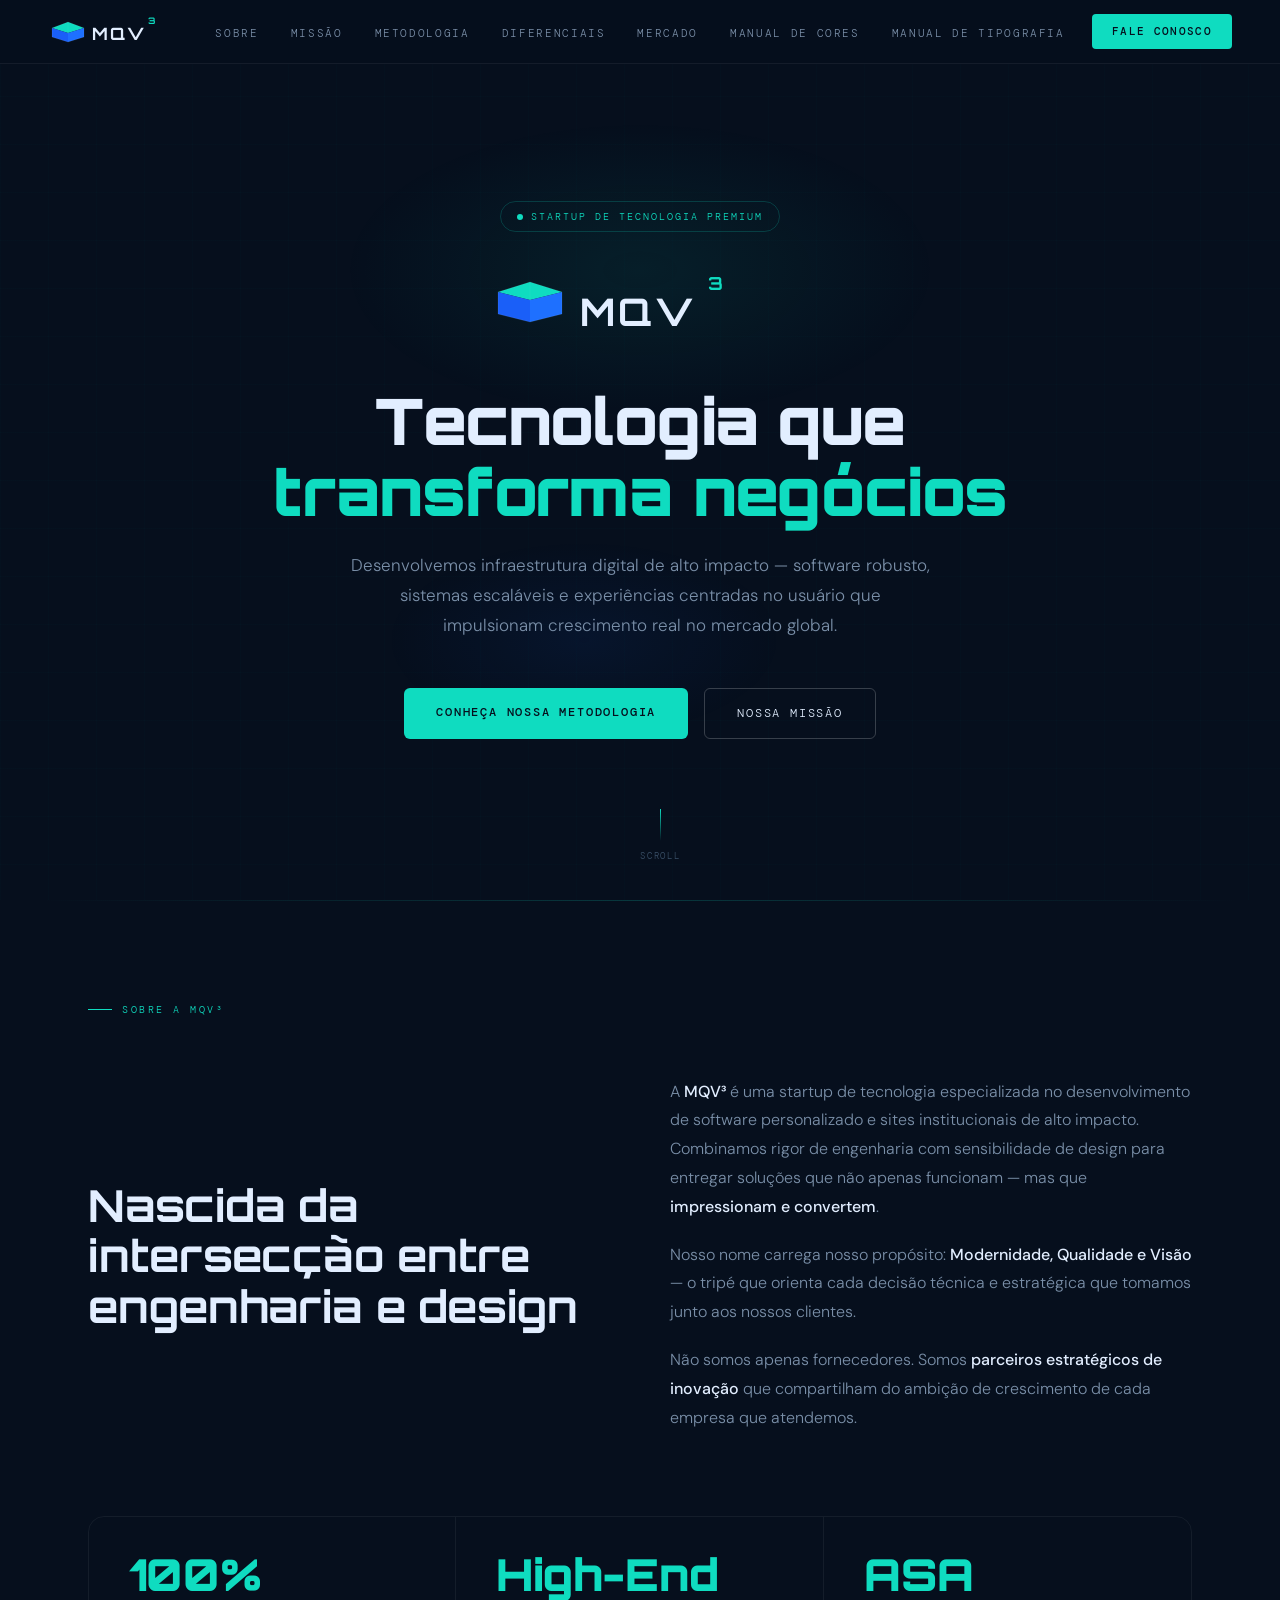
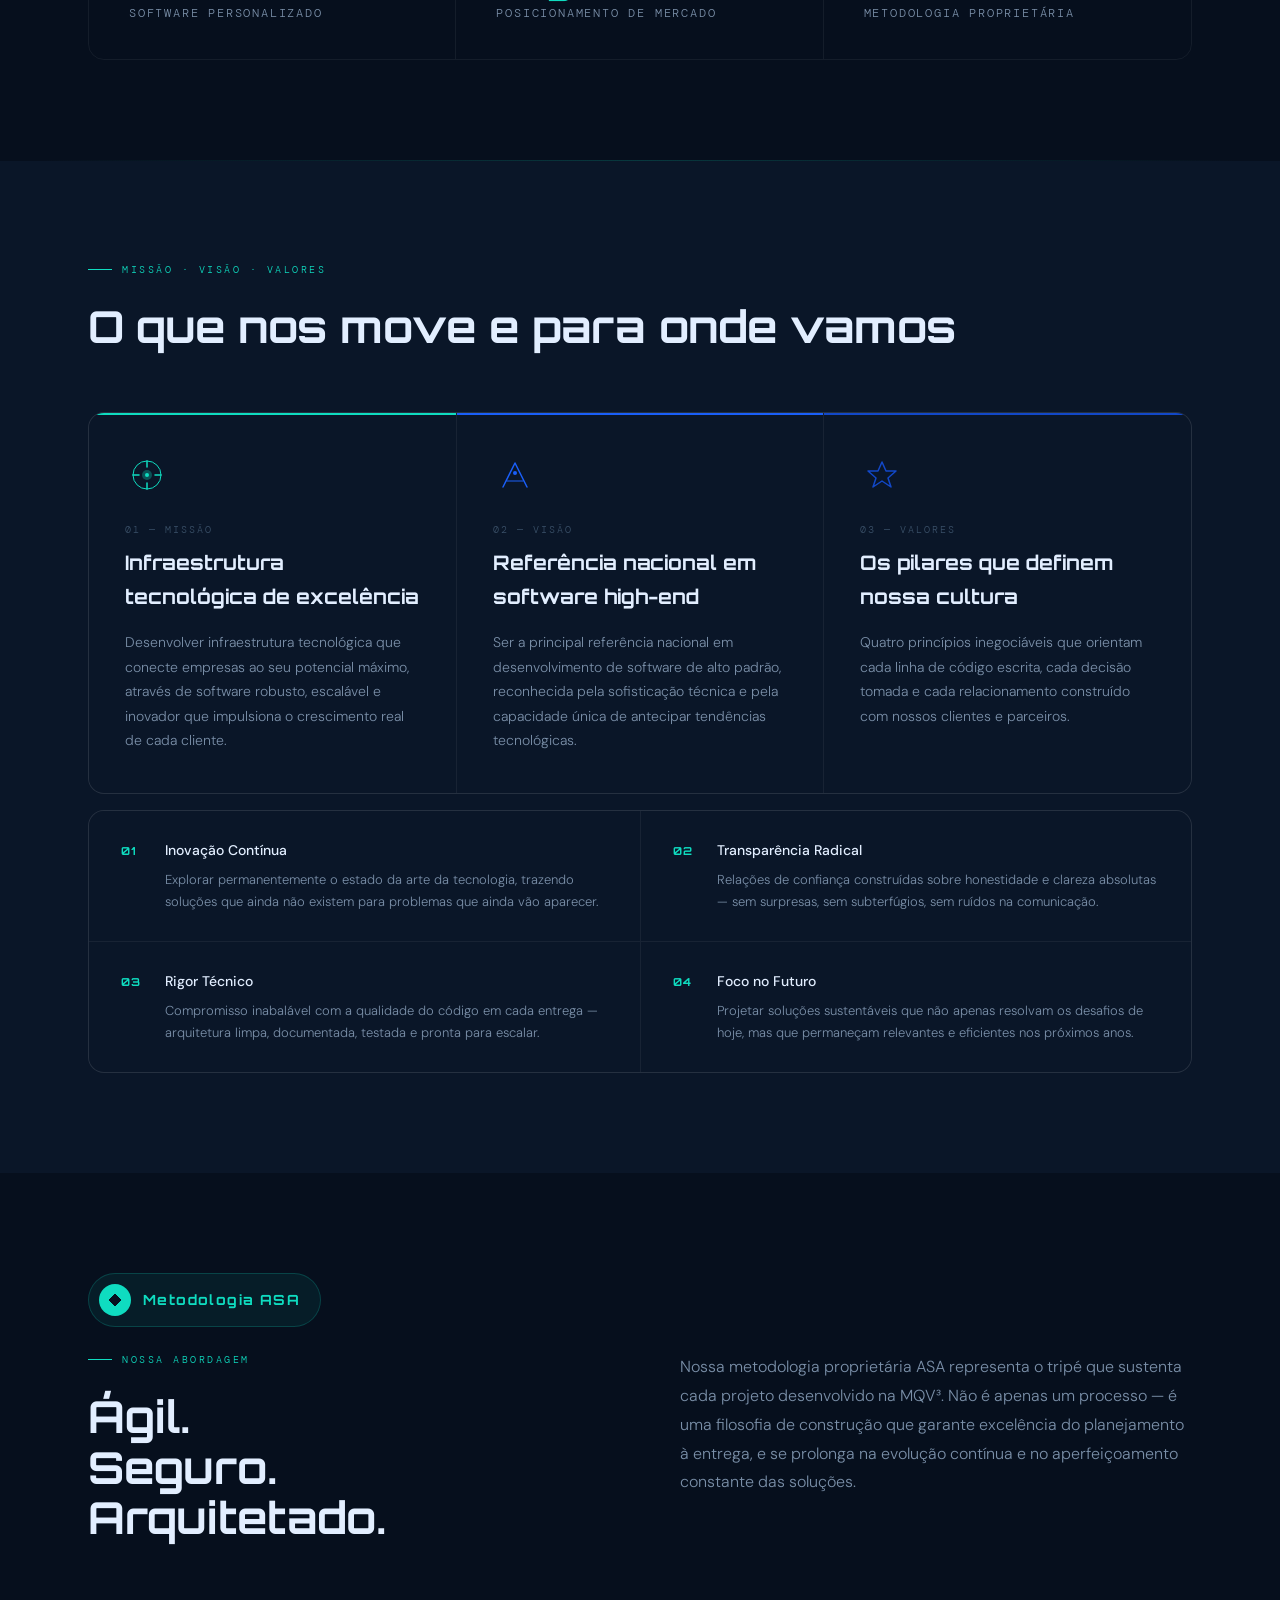
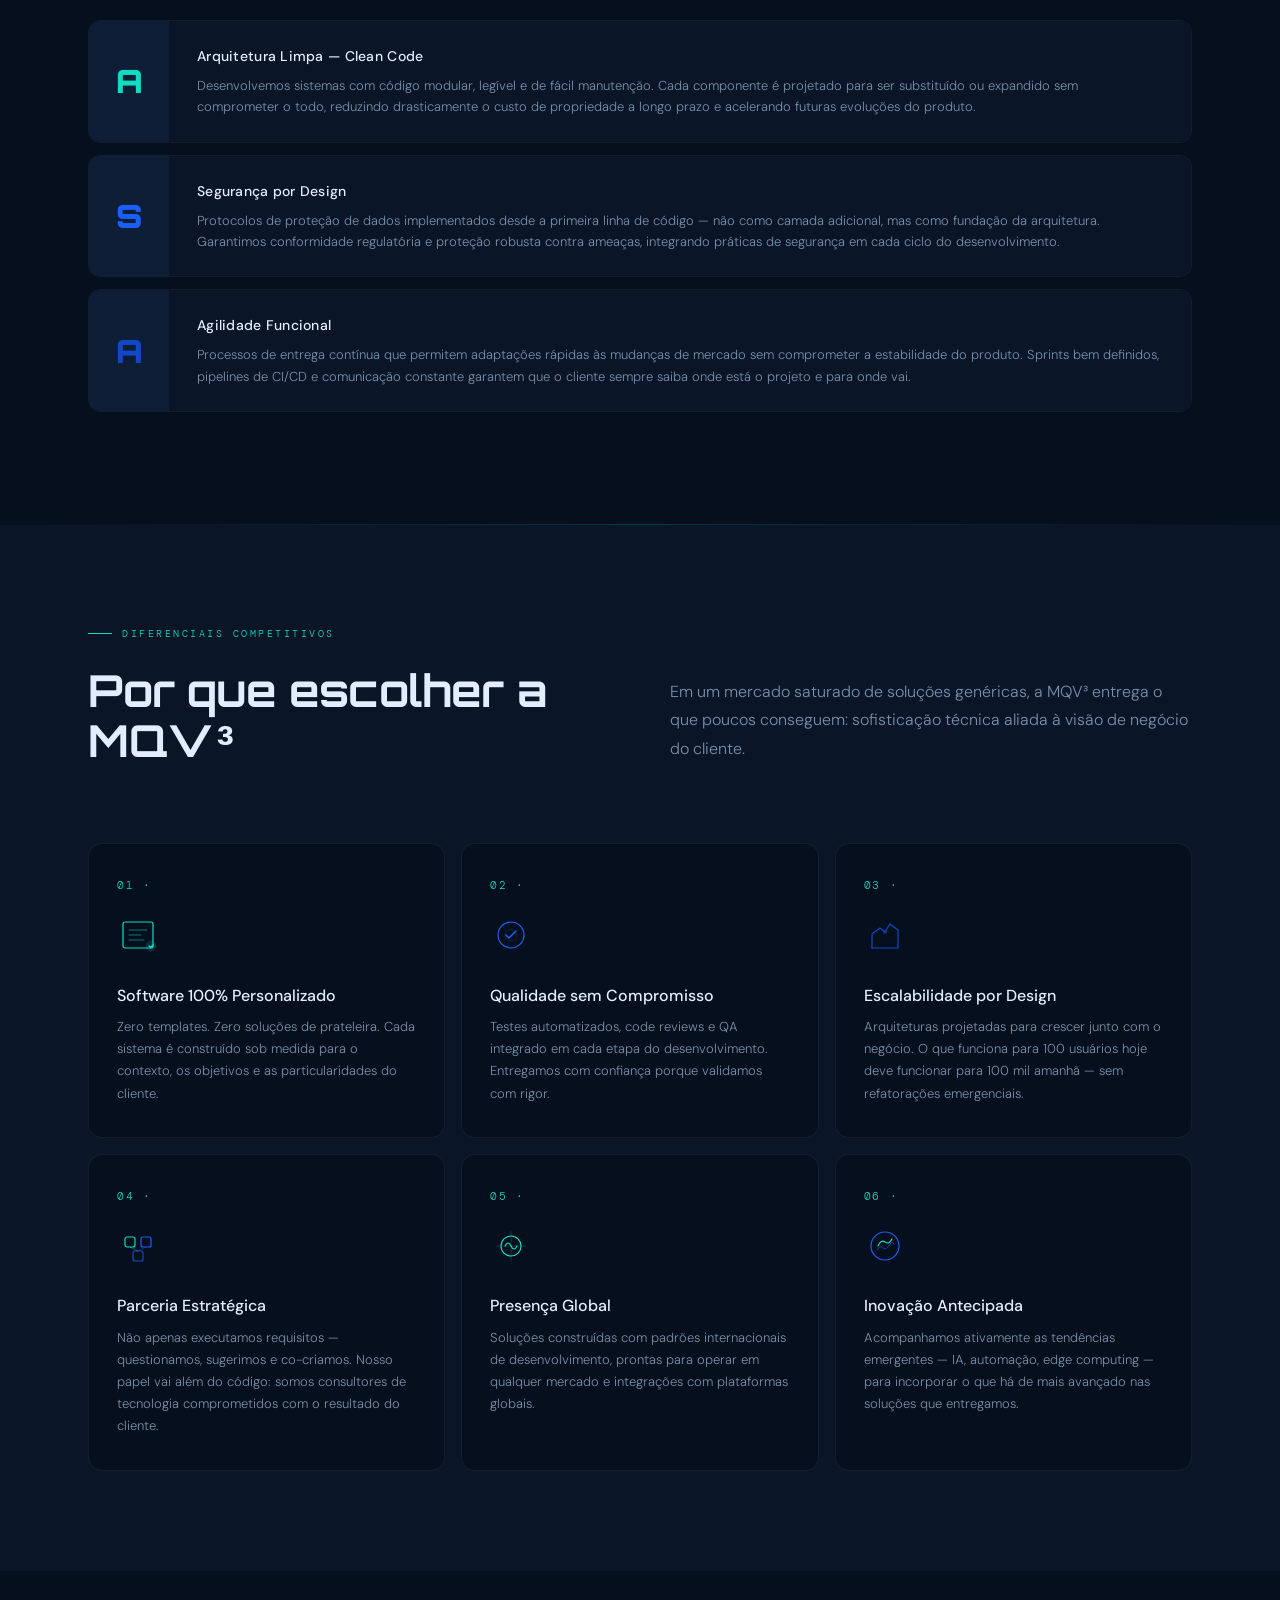
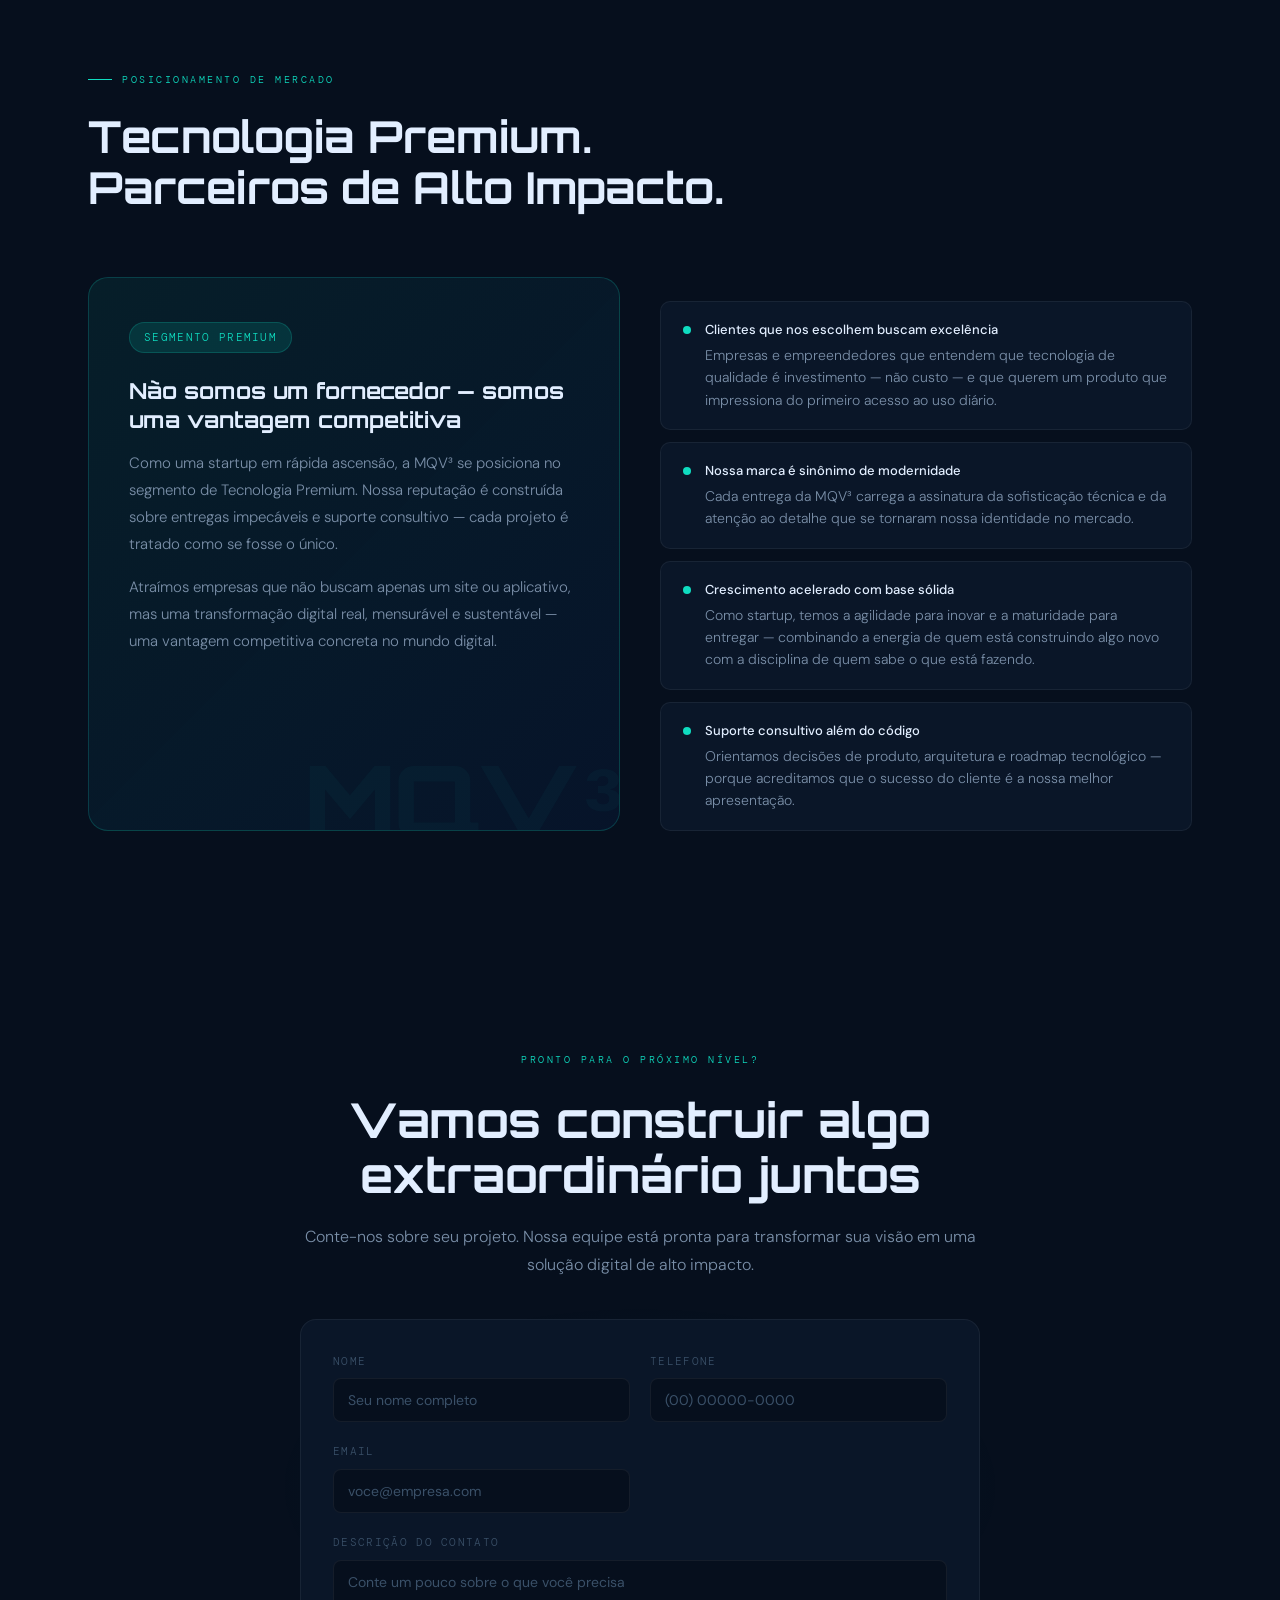
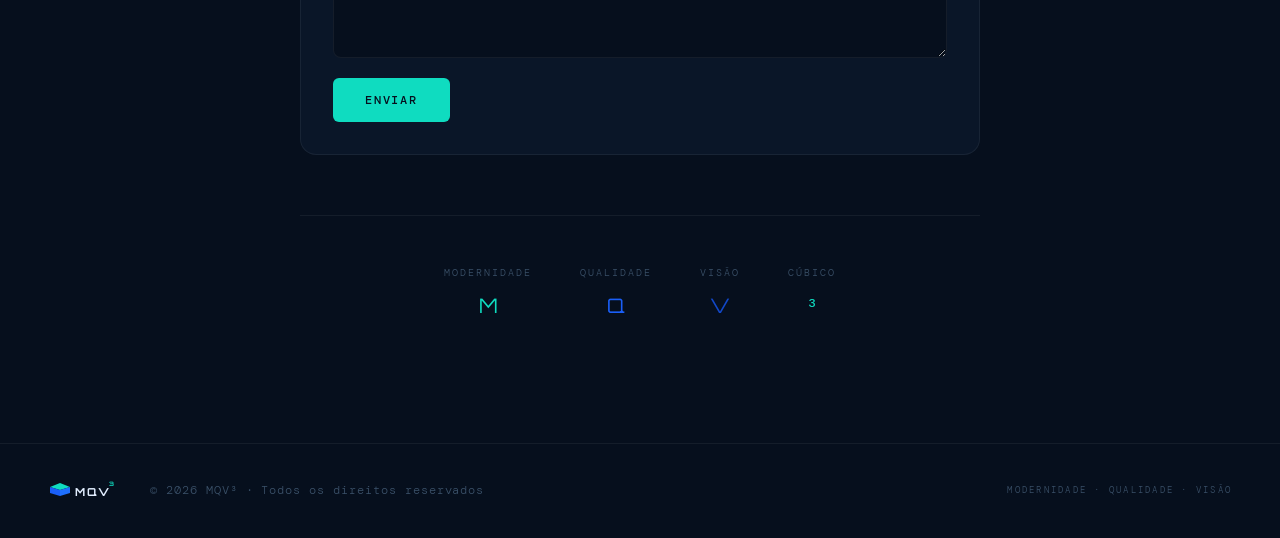
<file: index.html>
<!DOCTYPE html>
<html lang="pt-BR">
<head>
<meta charset="UTF-8">
<meta name="viewport" content="width=device-width, initial-scale=1.0">
<title>MQV³</title>
<link rel="preconnect" href="https://fonts.googleapis.com">
<link href="https://fonts.googleapis.com/css2?family=Orbitron:wght@700;900&family=DM+Sans:ital,wght@0,300;0,400;0,500;1,300&family=DM+Mono:wght@400;500&display=swap" rel="stylesheet">
<link rel="stylesheet" href="css/styles.css">
<link rel="icon" type="image/x-icon" href="./img/ico.ico">
</head>
<body>

<!-- NAV -->
<nav>
  <a href="#hero" class="nav-logo" aria-label="Voltar ao topo">
    <svg width="140" height="34" viewBox="0 0 140 34" xmlns="http://www.w3.org/2000/svg">
      <polygon points="20,7 36,13 20,18 4,13" fill="#0FDCC0"/>
      <polygon points="4,13 20,18 20,27 4,22" fill="#1A5FF8"/>
      <polygon points="36,13 36,22 20,27 20,18" fill="#1E70FF"/>
      <polyline points="20,7 36,13 36,22 20,27 4,22 4,13 20,7" fill="none" stroke="rgba(255,255,255,0.1)" stroke-width="0.75"/>
      <line x1="20" y1="7" x2="20" y2="18" stroke="rgba(255,255,255,0.1)" stroke-width="0.5"/>
      <line x1="4" y1="13" x2="20" y2="18" stroke="rgba(255,255,255,0.07)" stroke-width="0.5"/>
      <line x1="36" y1="13" x2="20" y2="18" stroke="rgba(255,255,255,0.07)" stroke-width="0.5"/>
      <text x="44" y="25" font-family="'Orbitron','Courier New',monospace" font-weight="700" font-size="17" fill="#E2EEFF" letter-spacing="2">MQV</text>
      <text x="100" y="9" font-family="'Orbitron','Courier New',monospace" font-weight="700" font-size="9" fill="#0FDCC0">3</text>
    </svg>
  </a>
  
  <ul class="nav-links">
    <li><a href="#sobre">Sobre</a></li>
    <li><a href="#mvv">Missão</a></li>
    <li><a href="#asa">Metodologia</a></li>
    <li><a href="#diferenciais">Diferenciais</a></li>
    <li><a href="#posicionamento">Mercado</a></li>
    <li><a href="./manual-de-cores.html">Manual de Cores</a></li>
    <li><a href="./manual-de-tipografia.html">Manual de Tipografia</a></li>
  </ul>
  <a href="#cta" class="nav-cta">Fale conosco</a>
</nav>

<!-- HERO -->
<section id="hero">
  <div class="hero-glow"></div>
  <div class="hero-glow-2"></div>

  <div class="hero-badge">Startup de Tecnologia Premium</div>

  <div class="hero-logo-big">
    <svg width="300" height="74" viewBox="0 0 300 74" xmlns="http://www.w3.org/2000/svg">
      <polygon points="40,10 72,20 40,28 8,20" fill="#0FDCC0"/>
      <polygon points="8,20 40,28 40,50 8,42" fill="#1A5FF8"/>
      <polygon points="72,20 72,42 40,50 40,28" fill="#1E70FF"/>
      <polyline points="40,10 72,20 72,42 40,50 8,42 8,20 40,10" fill="none" stroke="rgba(255,255,255,0.1)" stroke-width="0.75"/>
      <line x1="40" y1="10" x2="40" y2="28" stroke="rgba(255,255,255,0.1)" stroke-width="0.5"/>
      <line x1="8" y1="20" x2="40" y2="28" stroke="rgba(255,255,255,0.07)" stroke-width="0.5"/>
      <line x1="72" y1="20" x2="40" y2="28" stroke="rgba(255,255,255,0.07)" stroke-width="0.5"/>
      <text x="90" y="54" font-family="'Orbitron','Courier New',monospace" font-weight="700" font-size="38" fill="#E2EEFF" letter-spacing="3">MQV</text>
      <text x="218" y="18" font-family="'Orbitron','Courier New',monospace" font-weight="700" font-size="18" fill="#0FDCC0">3</text>
    </svg>
  </div>

  <h1 class="hero-tagline">
    Tecnologia que<br><span>transforma negócios</span>
  </h1>

  <p class="hero-sub">
    Desenvolvemos infraestrutura digital de alto impacto — software robusto, sistemas escaláveis e experiências centradas no usuário que impulsionam crescimento real no mercado global.
  </p>

  <div class="hero-actions">
    <a href="#asa" class="btn-primary">Conheça nossa metodologia</a>
    <a href="#mvv" class="btn-outline">Nossa missão</a>
  </div>

  <div class="hero-scroll">
    <div class="scroll-line"></div>
    <span>Scroll</span>
  </div>
</section>

<div class="divider"></div>

<!-- SOBRE -->
<section id="sobre" class="section">
  <div class="section-label">Sobre a MQV³</div>
  <div class="grid-2">
    <div>
      <h2 class="section-title reveal">Nascida da intersecção entre engenharia e design</h2>
    </div>
    <div class="sobre-text reveal">
      <p>A <strong>MQV³</strong> é uma startup de tecnologia especializada no desenvolvimento de software personalizado e sites institucionais de alto impacto. Combinamos rigor de engenharia com sensibilidade de design para entregar soluções que não apenas funcionam — mas que <strong>impressionam e convertem</strong>.</p>
      <p>Nosso nome carrega nosso propósito: <strong>Modernidade, Qualidade e Visão</strong> — o tripé que orienta cada decisão técnica e estratégica que tomamos junto aos nossos clientes.</p>
      <p>Não somos apenas fornecedores. Somos <strong>parceiros estratégicos de inovação</strong> que compartilham do ambição de crescimento de cada empresa que atendemos.</p>
    </div>
  </div>

  <div style="display: grid; grid-template-columns: repeat(3, 1fr); gap: 0; margin-top: 64px; border: 0.5px solid var(--border); border-radius: 16px; overflow: hidden;">
    <div class="sobre-stat" style="border: none; border-right: 0.5px solid var(--border); padding: 36px 40px; margin: 0;">
      <div class="stat-num reveal">100%</div>
      <div class="stat-label">Software personalizado</div>
    </div>
    <div class="sobre-stat" style="border: none; border-right: 0.5px solid var(--border); padding: 36px 40px; margin: 0;">
      <div class="stat-num reveal">High-End</div>
      <div class="stat-label">Posicionamento de mercado</div>
    </div>
    <div class="sobre-stat" style="border: none; padding: 36px 40px; margin: 0;">
      <div class="stat-num reveal">ASA</div>
      <div class="stat-label">Metodologia proprietária</div>
    </div>
  </div>
</section>

<div class="divider"></div>

<!-- MISSÃO VISÃO VALORES -->
<section id="mvv" style="background: var(--midnight-2); padding: 0;">
  <div class="inner">
    <div class="section-label">Missão · Visão · Valores</div>
    <h2 class="section-title reveal">O que nos move e para onde vamos</h2>

    <div class="mvv-grid">
      <div class="mvv-card reveal">
        <div class="mvv-icon">
          <svg width="32" height="32" viewBox="0 0 32 32" fill="none">
            <circle cx="16" cy="16" r="14" stroke="#0FDCC0" stroke-width="1"/>
            <circle cx="16" cy="16" r="5" fill="#0FDCC0" opacity="0.3"/>
            <circle cx="16" cy="16" r="2" fill="#0FDCC0"/>
            <line x1="16" y1="2" x2="16" y2="8" stroke="#0FDCC0" stroke-width="1.5" stroke-linecap="round"/>
            <line x1="16" y1="24" x2="16" y2="30" stroke="#0FDCC0" stroke-width="1.5" stroke-linecap="round"/>
            <line x1="2" y1="16" x2="8" y2="16" stroke="#0FDCC0" stroke-width="1.5" stroke-linecap="round"/>
            <line x1="24" y1="16" x2="30" y2="16" stroke="#0FDCC0" stroke-width="1.5" stroke-linecap="round"/>
          </svg>
        </div>
        <div class="mvv-label">01 — Missão</div>
        <h3 class="mvv-title">Infraestrutura tecnológica de excelência</h3>
        <p class="mvv-text">Desenvolver infraestrutura tecnológica que conecte empresas ao seu potencial máximo, através de software robusto, escalável e inovador que impulsiona o crescimento real de cada cliente.</p>
      </div>

      <div class="mvv-card reveal">
        <div class="mvv-icon">
          <svg width="32" height="32" viewBox="0 0 32 32" fill="none">
            <path d="M4 28 L16 4 L28 28" stroke="#1A5FF8" stroke-width="1.5" stroke-linecap="round" stroke-linejoin="round"/>
            <path d="M8 22 L24 22" stroke="#1A5FF8" stroke-width="1" stroke-linecap="round"/>
            <circle cx="16" cy="14" r="2" fill="#1A5FF8"/>
          </svg>
        </div>
        <div class="mvv-label">02 — Visão</div>
        <h3 class="mvv-title">Referência nacional em software high-end</h3>
        <p class="mvv-text">Ser a principal referência nacional em desenvolvimento de software de alto padrão, reconhecida pela sofisticação técnica e pela capacidade única de antecipar tendências tecnológicas.</p>
      </div>

      <div class="mvv-card reveal">
        <div class="mvv-icon">
          <svg width="32" height="32" viewBox="0 0 32 32" fill="none">
            <polygon points="16,3 20,12 30,12 22,19 25,28 16,22 7,28 10,19 2,12 12,12" stroke="#1248C8" stroke-width="1.5" fill="none" stroke-linejoin="round"/>
          </svg>
        </div>
        <div class="mvv-label">03 — Valores</div>
        <h3 class="mvv-title">Os pilares que definem nossa cultura</h3>
        <p class="mvv-text">Quatro princípios inegociáveis que orientam cada linha de código escrita, cada decisão tomada e cada relacionamento construído com nossos clientes e parceiros.</p>
      </div>
    </div>

    <div class="valores-grid" style="margin-top: 16px;">
      <div class="valor-item reveal">
        <div class="valor-num">01</div>
        <div>
          <div class="valor-title">Inovação Contínua</div>
          <div class="valor-text">Explorar permanentemente o estado da arte da tecnologia, trazendo soluções que ainda não existem para problemas que ainda vão aparecer.</div>
        </div>
      </div>
      <div class="valor-item reveal">
        <div class="valor-num">02</div>
        <div>
          <div class="valor-title">Transparência Radical</div>
          <div class="valor-text">Relações de confiança construídas sobre honestidade e clareza absolutas — sem surpresas, sem subterfúgios, sem ruídos na comunicação.</div>
        </div>
      </div>
      <div class="valor-item reveal">
        <div class="valor-num">03</div>
        <div>
          <div class="valor-title">Rigor Técnico</div>
          <div class="valor-text">Compromisso inabalável com a qualidade do código em cada entrega — arquitetura limpa, documentada, testada e pronta para escalar.</div>
        </div>
      </div>
      <div class="valor-item reveal">
        <div class="valor-num">04</div>
        <div>
          <div class="valor-title">Foco no Futuro</div>
          <div class="valor-text">Projetar soluções sustentáveis que não apenas resolvam os desafios de hoje, mas que permaneçam relevantes e eficientes nos próximos anos.</div>
        </div>
      </div>
    </div>
  </div>
</section>

<div class="divider"></div>

<!-- METODOLOGIA ASA -->
<section id="asa" class="section">
  <div class="asa-header">
    <div>
      <div class="asa-badge">
        <div class="asa-badge-icon">
          <svg width="16" height="16" viewBox="0 0 16 16" fill="none">
            <path d="M8 2 L14 8 L8 14 L2 8 Z" fill="#060F1D" stroke="#060F1D"/>
          </svg>
        </div>
        <span class="asa-badge-text">Metodologia ASA</span>
      </div>
      <div class="section-label">Nossa abordagem</div>
      <h2 class="section-title reveal">Ágil.<br>Seguro.<br>Arquitetado.</h2>
    </div>
    <div>
      <p class="section-intro reveal" style="margin-top: 80px;">Nossa metodologia proprietária ASA representa o tripé que sustenta cada projeto desenvolvido na MQV³. Não é apenas um processo — é uma filosofia de construção que garante excelência do planejamento à entrega, e se prolonga na evolução contínua e no aperfeiçoamento constante das soluções.</p>
    </div>
  </div>

  <div class="asa-pillars">
    <div class="asa-pillar reveal">
      <div class="asa-pillar-letter">A</div>
      <div class="asa-pillar-content">
        <div class="asa-pillar-title">Arquitetura Limpa — Clean Code</div>
        <div class="asa-pillar-text">Desenvolvemos sistemas com código modular, legível e de fácil manutenção. Cada componente é projetado para ser substituído ou expandido sem comprometer o todo, reduzindo drasticamente o custo de propriedade a longo prazo e acelerando futuras evoluções do produto.</div>
      </div>
    </div>

    <div class="asa-pillar reveal">
      <div class="asa-pillar-letter">S</div>
      <div class="asa-pillar-content">
        <div class="asa-pillar-title">Segurança por Design</div>
        <div class="asa-pillar-text">Protocolos de proteção de dados implementados desde a primeira linha de código — não como camada adicional, mas como fundação da arquitetura. Garantimos conformidade regulatória e proteção robusta contra ameaças, integrando práticas de segurança em cada ciclo do desenvolvimento.</div>
      </div>
    </div>

    <div class="asa-pillar reveal">
      <div class="asa-pillar-letter">A</div>
      <div class="asa-pillar-content">
        <div class="asa-pillar-title">Agilidade Funcional</div>
        <div class="asa-pillar-text">Processos de entrega contínua que permitem adaptações rápidas às mudanças de mercado sem comprometer a estabilidade do produto. Sprints bem definidos, pipelines de CI/CD e comunicação constante garantem que o cliente sempre saiba onde está o projeto e para onde vai.</div>
      </div>
    </div>
  </div>
</section>

<div class="divider"></div>

<!-- DIFERENCIAIS -->
<section id="diferenciais" style="background: var(--midnight-2); padding: 0;">
  <div class="inner">
    <div class="section-label">Diferenciais Competitivos</div>
    <div style="display: grid; grid-template-columns: 1fr 1fr; gap: 60px; align-items: start;">
      <h2 class="section-title reveal">Por que escolher a MQV³</h2>
      <p class="section-intro reveal" style="margin-top: 12px;">Em um mercado saturado de soluções genéricas, a MQV³ entrega o que poucos conseguem: sofisticação técnica aliada à visão de negócio do cliente.</p>
    </div>

    <div class="diff-grid">
      <div class="diff-card reveal">
        <div class="diff-num">01 ·</div>
        <svg class="diff-icon" viewBox="0 0 42 42" fill="none">
          <rect x="6" y="8" width="30" height="26" rx="2" stroke="#0FDCC0" stroke-width="1.2"/>
          <line x1="12" y1="16" x2="30" y2="16" stroke="#0FDCC0" stroke-width="1" stroke-linecap="round" opacity="0.5"/>
          <line x1="12" y1="21" x2="24" y2="21" stroke="#0FDCC0" stroke-width="1" stroke-linecap="round" opacity="0.5"/>
          <line x1="12" y1="26" x2="27" y2="26" stroke="#0FDCC0" stroke-width="1" stroke-linecap="round" opacity="0.5"/>
          <circle cx="34" cy="32" r="5" fill="#0FDCC0" opacity="0.15" stroke="#0FDCC0" stroke-width="1"/>
          <path d="M32 32 L33.5 33.5 L36 31" stroke="#0FDCC0" stroke-width="1.2" stroke-linecap="round" stroke-linejoin="round"/>
        </svg>
        <div class="diff-title">Software 100% Personalizado</div>
        <div class="diff-text">Zero templates. Zero soluções de prateleira. Cada sistema é construído sob medida para o contexto, os objetivos e as particularidades do cliente.</div>
      </div>

      <div class="diff-card reveal">
        <div class="diff-num">02 ·</div>
        <svg class="diff-icon" viewBox="0 0 42 42" fill="none">
          <circle cx="21" cy="21" r="13" stroke="#1A5FF8" stroke-width="1.2"/>
          <path d="M16 21 L19 24 L26 17" stroke="#1A5FF8" stroke-width="1.5" stroke-linecap="round" stroke-linejoin="round"/>
          <circle cx="21" cy="21" r="6" stroke="#1A5FF8" stroke-width="0.7" opacity="0.3"/>
        </svg>
        <div class="diff-title">Qualidade sem Compromisso</div>
        <div class="diff-text">Testes automatizados, code reviews e QA integrado em cada etapa do desenvolvimento. Entregamos com confiança porque validamos com rigor.</div>
      </div>

      <div class="diff-card reveal">
        <div class="diff-num">03 ·</div>
        <svg class="diff-icon" viewBox="0 0 42 42" fill="none">
          <path d="M8 34 L8 20 L16 14 L21 18 L26 10 L34 16 L34 34" stroke="#1248C8" stroke-width="1.2" stroke-linejoin="round" stroke-linecap="round"/>
          <line x1="8" y1="34" x2="34" y2="34" stroke="#1248C8" stroke-width="1" stroke-linecap="round"/>
          <circle cx="21" cy="18" r="2" fill="#1248C8" opacity="0.5"/>
        </svg>
        <div class="diff-title">Escalabilidade por Design</div>
        <div class="diff-text">Arquiteturas projetadas para crescer junto com o negócio. O que funciona para 100 usuários hoje deve funcionar para 100 mil amanhã — sem refatorações emergenciais.</div>
      </div>

      <div class="diff-card reveal">
        <div class="diff-num">04 ·</div>
        <svg class="diff-icon" viewBox="0 0 42 42" fill="none">
          <rect x="8" y="12" width="10" height="10" rx="2" stroke="#0FDCC0" stroke-width="1.2"/>
          <rect x="24" y="12" width="10" height="10" rx="2" stroke="#1A5FF8" stroke-width="1.2"/>
          <rect x="16" y="26" width="10" height="10" rx="2" stroke="#1248C8" stroke-width="1.2"/>
          <line x1="13" y1="22" x2="21" y2="26" stroke="#0FDCC0" stroke-width="0.8" opacity="0.5"/>
          <line x1="29" y1="22" x2="21" y2="26" stroke="#1A5FF8" stroke-width="0.8" opacity="0.5"/>
        </svg>
        <div class="diff-title">Parceria Estratégica</div>
        <div class="diff-text">Não apenas executamos requisitos — questionamos, sugerimos e co-criamos. Nosso papel vai além do código: somos consultores de tecnologia comprometidos com o resultado do cliente.</div>
      </div>

      <div class="diff-card reveal">
        <div class="diff-num">05 ·</div>
        <svg class="diff-icon" viewBox="0 0 42 42" fill="none">
          <path d="M21 6 L21 36" stroke="#0FDCC0" stroke-width="1" stroke-linecap="round" opacity="0.2"/>
          <path d="M6 21 L36 21" stroke="#0FDCC0" stroke-width="1" stroke-linecap="round" opacity="0.2"/>
          <circle cx="21" cy="21" r="10" stroke="#0FDCC0" stroke-width="1.2"/>
          <path d="M15 21 Q18 15 21 21 Q24 27 27 21" stroke="#0FDCC0" stroke-width="1.2" fill="none" stroke-linecap="round"/>
        </svg>
        <div class="diff-title">Presença Global</div>
        <div class="diff-text">Soluções construídas com padrões internacionais de desenvolvimento, prontas para operar em qualquer mercado e integrações com plataformas globais.</div>
      </div>

      <div class="diff-card reveal">
        <div class="diff-num">06 ·</div>
        <svg class="diff-icon" viewBox="0 0 42 42" fill="none">
          <circle cx="21" cy="21" r="14" stroke="#1A5FF8" stroke-width="1.2"/>
          <path d="M14 21 Q17 14 21 17 Q25 20 28 14" stroke="#0FDCC0" stroke-width="1.2" fill="none" stroke-linecap="round"/>
          <path d="M13 25 Q16 20 19 23 Q22 26 26 19 Q28 16 30 19" stroke="#1A5FF8" stroke-width="1" fill="none" stroke-linecap="round" opacity="0.6"/>
        </svg>
        <div class="diff-title">Inovação Antecipada</div>
        <div class="diff-text">Acompanhamos ativamente as tendências emergentes — IA, automação, edge computing — para incorporar o que há de mais avançado nas soluções que entregamos.</div>
      </div>
    </div>
  </div>
</section>

<div class="divider"></div>

<!-- POSICIONAMENTO -->
<section id="posicionamento" class="section">
  <div class="section-label">Posicionamento de Mercado</div>
  <h2 class="section-title reveal">Tecnologia Premium.<br>Parceiros de Alto Impacto.</h2>

  <div class="pos-wrapper">
    <div class="pos-card-main reveal">
      <div class="pos-tag">Segmento Premium</div>
      <h3>Não somos um fornecedor — somos uma vantagem competitiva</h3>
      <p style="margin-top: 16px;">Como uma startup em rápida ascensão, a MQV³ se posiciona no segmento de Tecnologia Premium. Nossa reputação é construída sobre entregas impecáveis e suporte consultivo — cada projeto é tratado como se fosse o único.</p>
      <p style="margin-top: 16px;">Atraímos empresas que não buscam apenas um site ou aplicativo, mas uma transformação digital real, mensurável e sustentável — uma vantagem competitiva concreta no mundo digital.</p>
    </div>

    <div>
      <div class="pos-list">
        <div class="pos-item reveal">
          <div class="pos-item-dot"></div>
          <div class="pos-item-text">
            <strong>Clientes que nos escolhem buscam excelência</strong>
            Empresas e empreendedores que entendem que tecnologia de qualidade é investimento — não custo — e que querem um produto que impressiona do primeiro acesso ao uso diário.
          </div>
        </div>
        <div class="pos-item reveal">
          <div class="pos-item-dot"></div>
          <div class="pos-item-text">
            <strong>Nossa marca é sinônimo de modernidade</strong>
            Cada entrega da MQV³ carrega a assinatura da sofisticação técnica e da atenção ao detalhe que se tornaram nossa identidade no mercado.
          </div>
        </div>
        <div class="pos-item reveal">
          <div class="pos-item-dot"></div>
          <div class="pos-item-text">
            <strong>Crescimento acelerado com base sólida</strong>
            Como startup, temos a agilidade para inovar e a maturidade para entregar — combinando a energia de quem está construindo algo novo com a disciplina de quem sabe o que está fazendo.
          </div>
        </div>
        <div class="pos-item reveal">
          <div class="pos-item-dot"></div>
          <div class="pos-item-text">
            <strong>Suporte consultivo além do código</strong>
            Orientamos decisões de produto, arquitetura e roadmap tecnológico — porque acreditamos que o sucesso do cliente é a nossa melhor apresentação.
          </div>
        </div>
      </div>
    </div>
  </div>
</section>

<div class="divider"></div>

<!-- CTA -->
<section id="cta">
  <div class="cta-inner">
    <div class="cta-kicker">Pronto para o próximo nível?</div>
    <h2 class="cta-title reveal">Vamos construir algo extraordinário juntos</h2>
    <p class="cta-sub reveal">Conte-nos sobre seu projeto. Nossa equipe está pronta para transformar sua visão em uma solução digital de alto impacto.</p>
    <form id="contact-form" class="contact-form reveal">
      <div class="form-grid">
        <div class="form-field">
          <label for="contact-name">Nome</label>
          <input type="text" id="contact-name" name="name" placeholder="Seu nome completo" required>
        </div>
        <div class="form-field">
          <label for="contact-phone">Telefone</label>
          <input type="tel" id="contact-phone" name="phone" placeholder="(00) 00000-0000" required>
        </div>
        <div class="form-field">
          <label for="contact-email">Email</label>
          <input type="email" id="contact-email" name="email" placeholder="voce@empresa.com" required>
        </div>
        <div class="form-field full">
          <label for="contact-description">Descrição do contato</label>
          <textarea id="contact-description" name="description" rows="4" placeholder="Conte um pouco sobre o que você precisa" required></textarea>
        </div>
      </div>
      <div class="form-actions">
        <button type="submit" class="btn-primary">Enviar</button>
        <span id="contact-success" class="form-success" role="status" aria-live="polite">Formulário enviado com sucesso.</span>
      </div>
    </form>

    <div style="margin-top: 60px; padding-top: 48px; border-top: 0.5px solid var(--border); display: flex; justify-content: center; gap: 48px; flex-wrap: wrap;">
      <div style="text-align: center;">
        <div style="font-family: 'DM Mono', monospace; font-size: 10px; letter-spacing: 0.2em; color: var(--text-dim); text-transform: uppercase; margin-bottom: 8px;">Modernidade</div>
        <div style="font-family: 'Orbitron', monospace; font-size: 20px; color: var(--teal);">M</div>
      </div>
      <div style="text-align: center;">
        <div style="font-family: 'DM Mono', monospace; font-size: 10px; letter-spacing: 0.2em; color: var(--text-dim); text-transform: uppercase; margin-bottom: 8px;">Qualidade</div>
        <div style="font-family: 'Orbitron', monospace; font-size: 20px; color: var(--cobalt);">Q</div>
      </div>
      <div style="text-align: center;">
        <div style="font-family: 'DM Mono', monospace; font-size: 10px; letter-spacing: 0.2em; color: var(--text-dim); text-transform: uppercase; margin-bottom: 8px;">Visão</div>
        <div style="font-family: 'Orbitron', monospace; font-size: 20px; color: var(--indigo);">V</div>
      </div>
      <div style="text-align: center;">
        <div style="font-family: 'DM Mono', monospace; font-size: 10px; letter-spacing: 0.2em; color: var(--text-dim); text-transform: uppercase; margin-bottom: 8px;">Cúbico</div>
        <div style="font-family: 'Orbitron', monospace; font-size: 20px; color: var(--teal);">³</div>
      </div>
    </div>
  </div>
</section>

<!-- FOOTER -->
<footer>
  <div style="display: flex; align-items: center; gap: 12px;">
    <a href="#hero" class="footer-logo" aria-label="Voltar ao topo">
      <svg width="90" height="22" viewBox="0 0 90 22" xmlns="http://www.w3.org/2000/svg">
        <polygon points="12,3 22,7 12,10 2,7" fill="#0FDCC0"/>
        <polygon points="2,7 12,10 12,16 2,13" fill="#1A5FF8"/>
        <polygon points="22,7 22,13 12,16 12,10" fill="#1E70FF"/>
        <text x="27" y="16" font-family="'Orbitron','Courier New',monospace" font-weight="700" font-size="11" fill="#E2EEFF" letter-spacing="1.5">MQV</text>
        <text x="61" y="6" font-family="'Orbitron','Courier New',monospace" font-weight="700" font-size="6" fill="#0FDCC0">3</text>
      </svg>
    </a>
    <span class="footer-copy">© 2026 MQV³ · Todos os direitos reservados</span>
  </div>
  <span class="footer-tagline">Modernidade · Qualidade · Visão</span>
</footer>

<script src="js/main.js"></script>

</body>
</html>
</file>
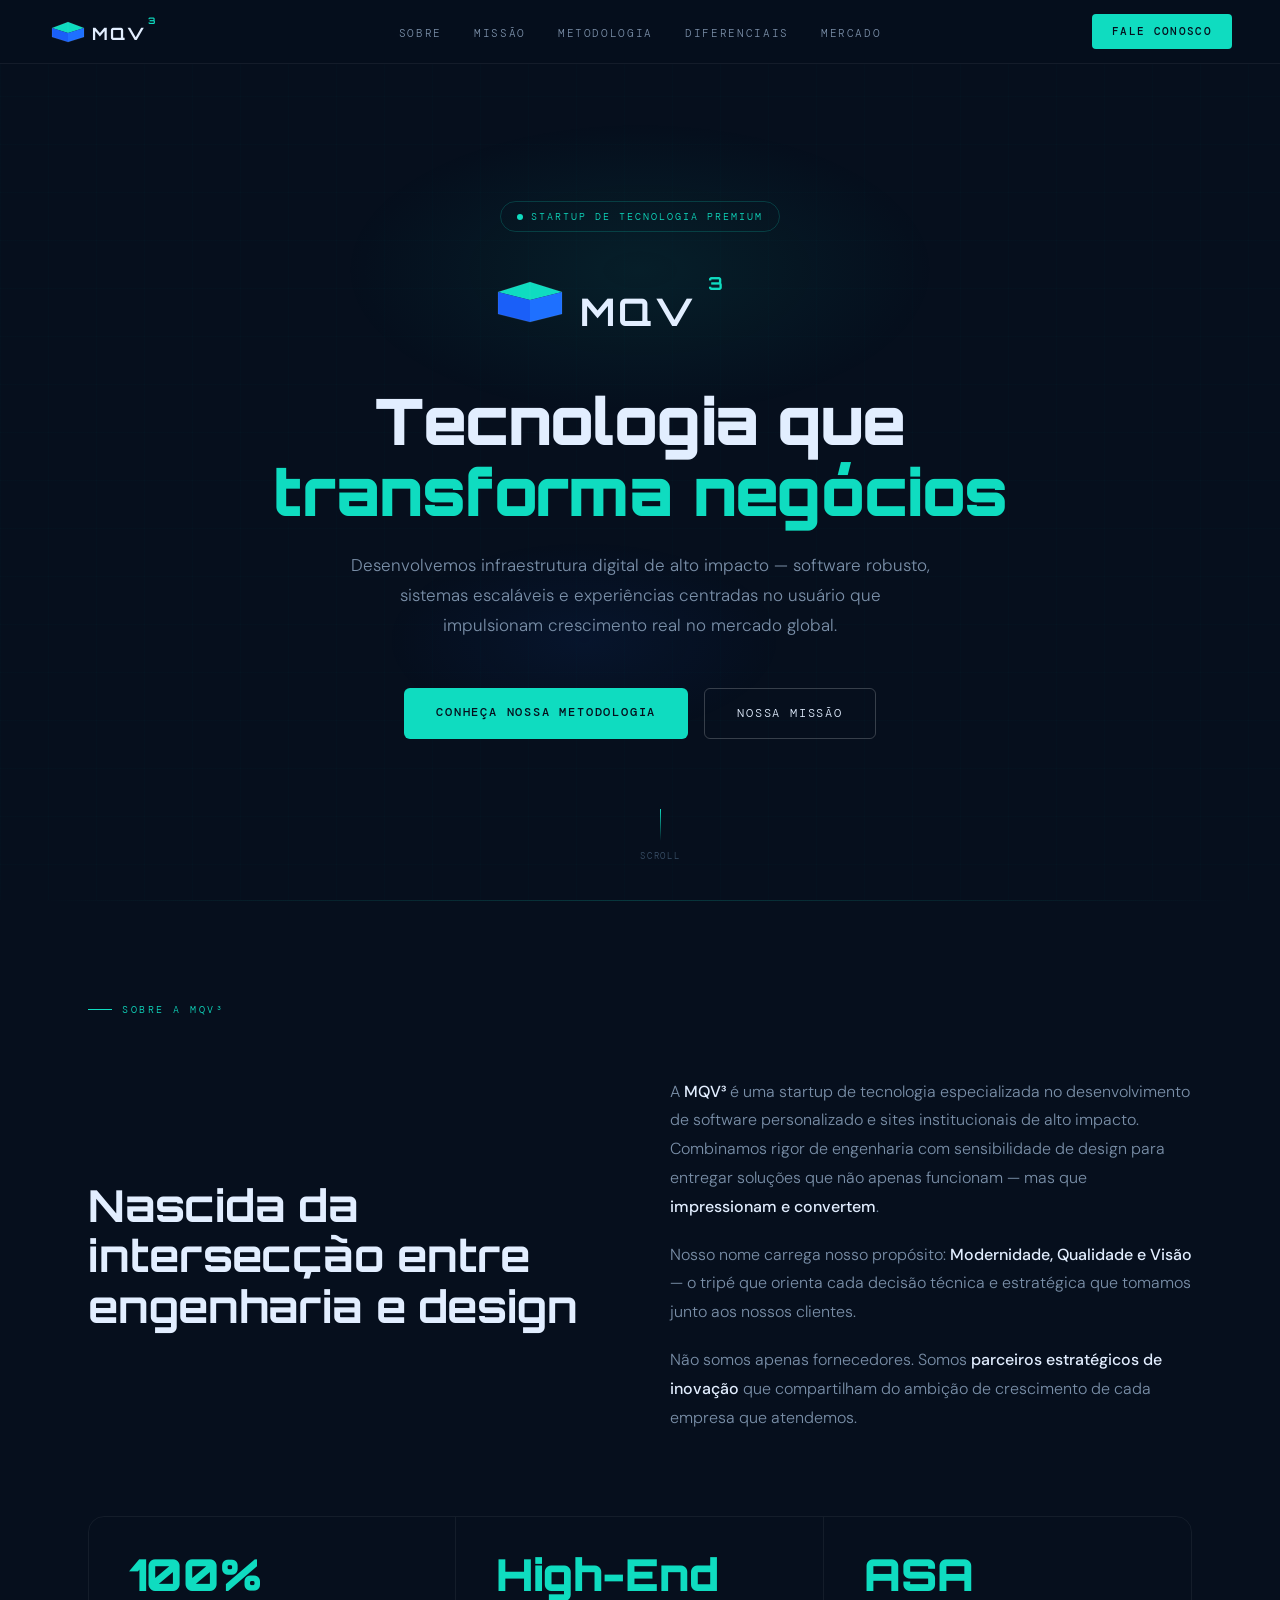
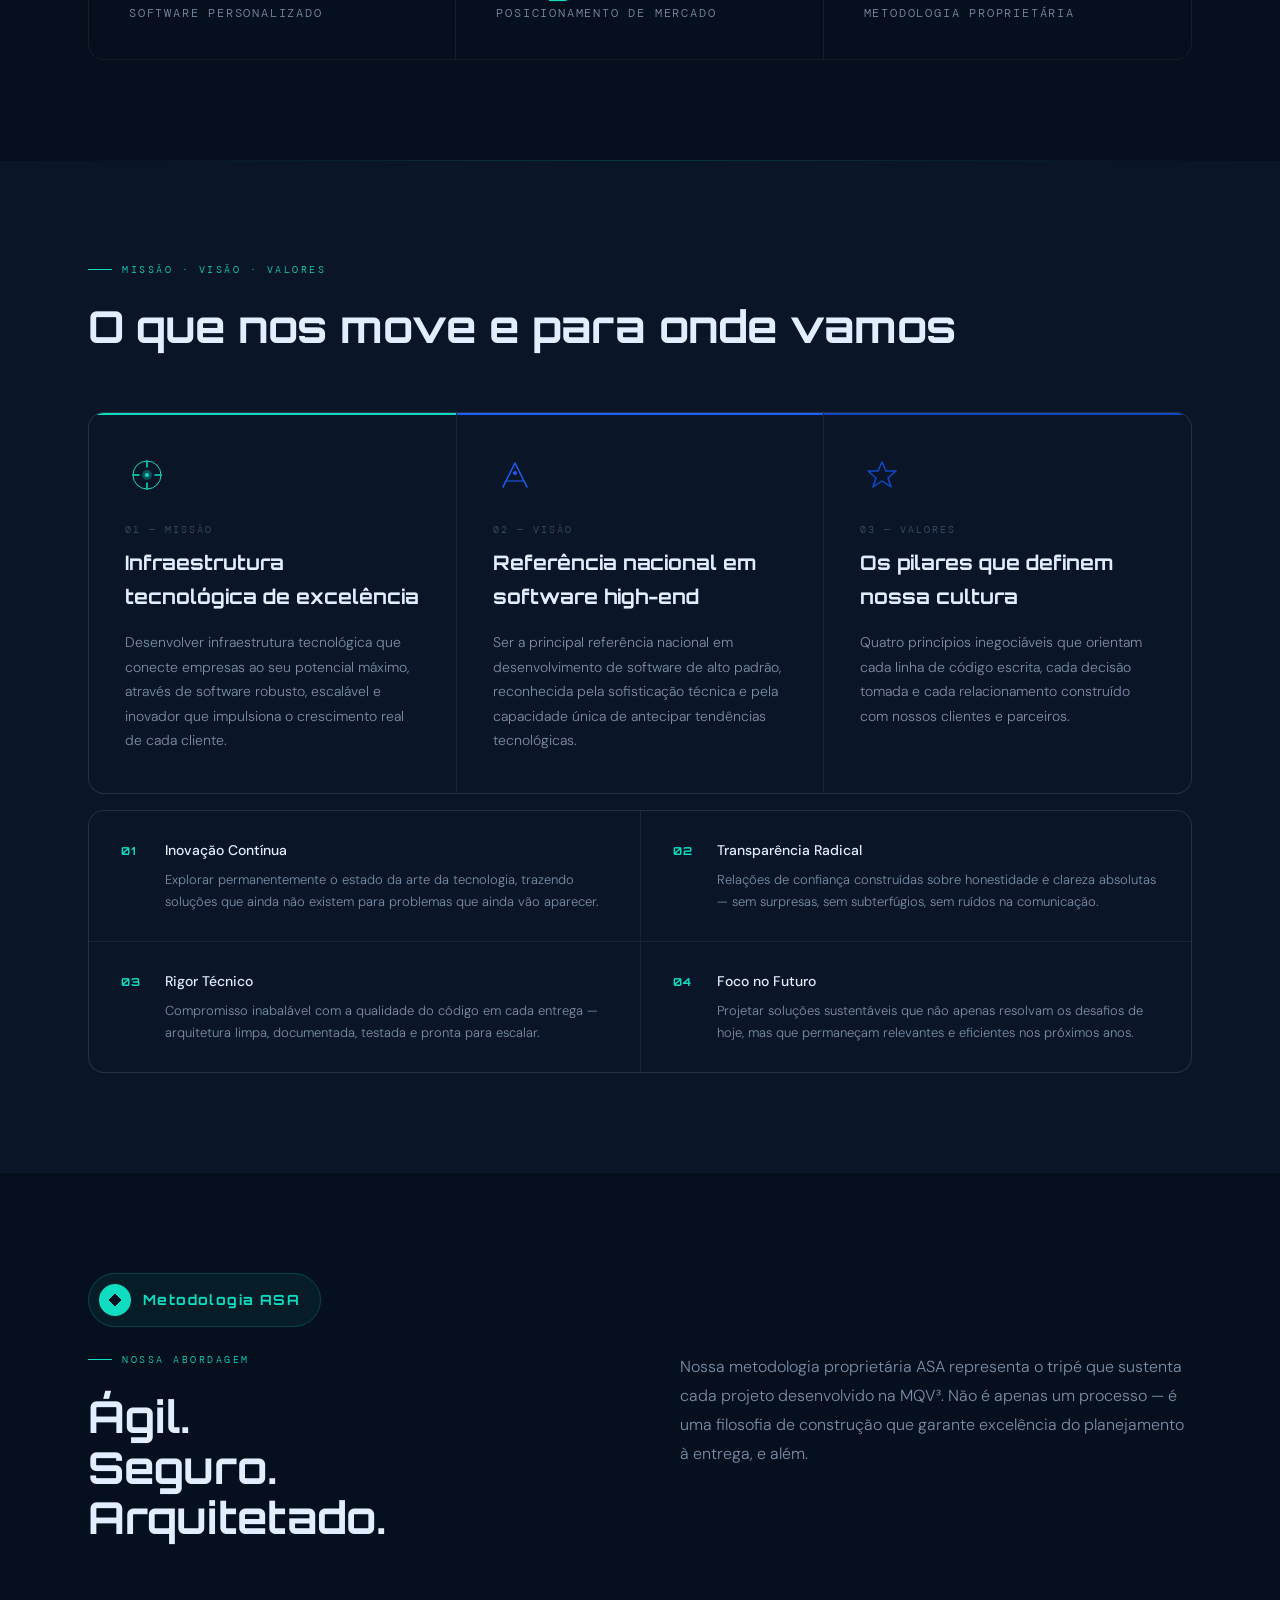
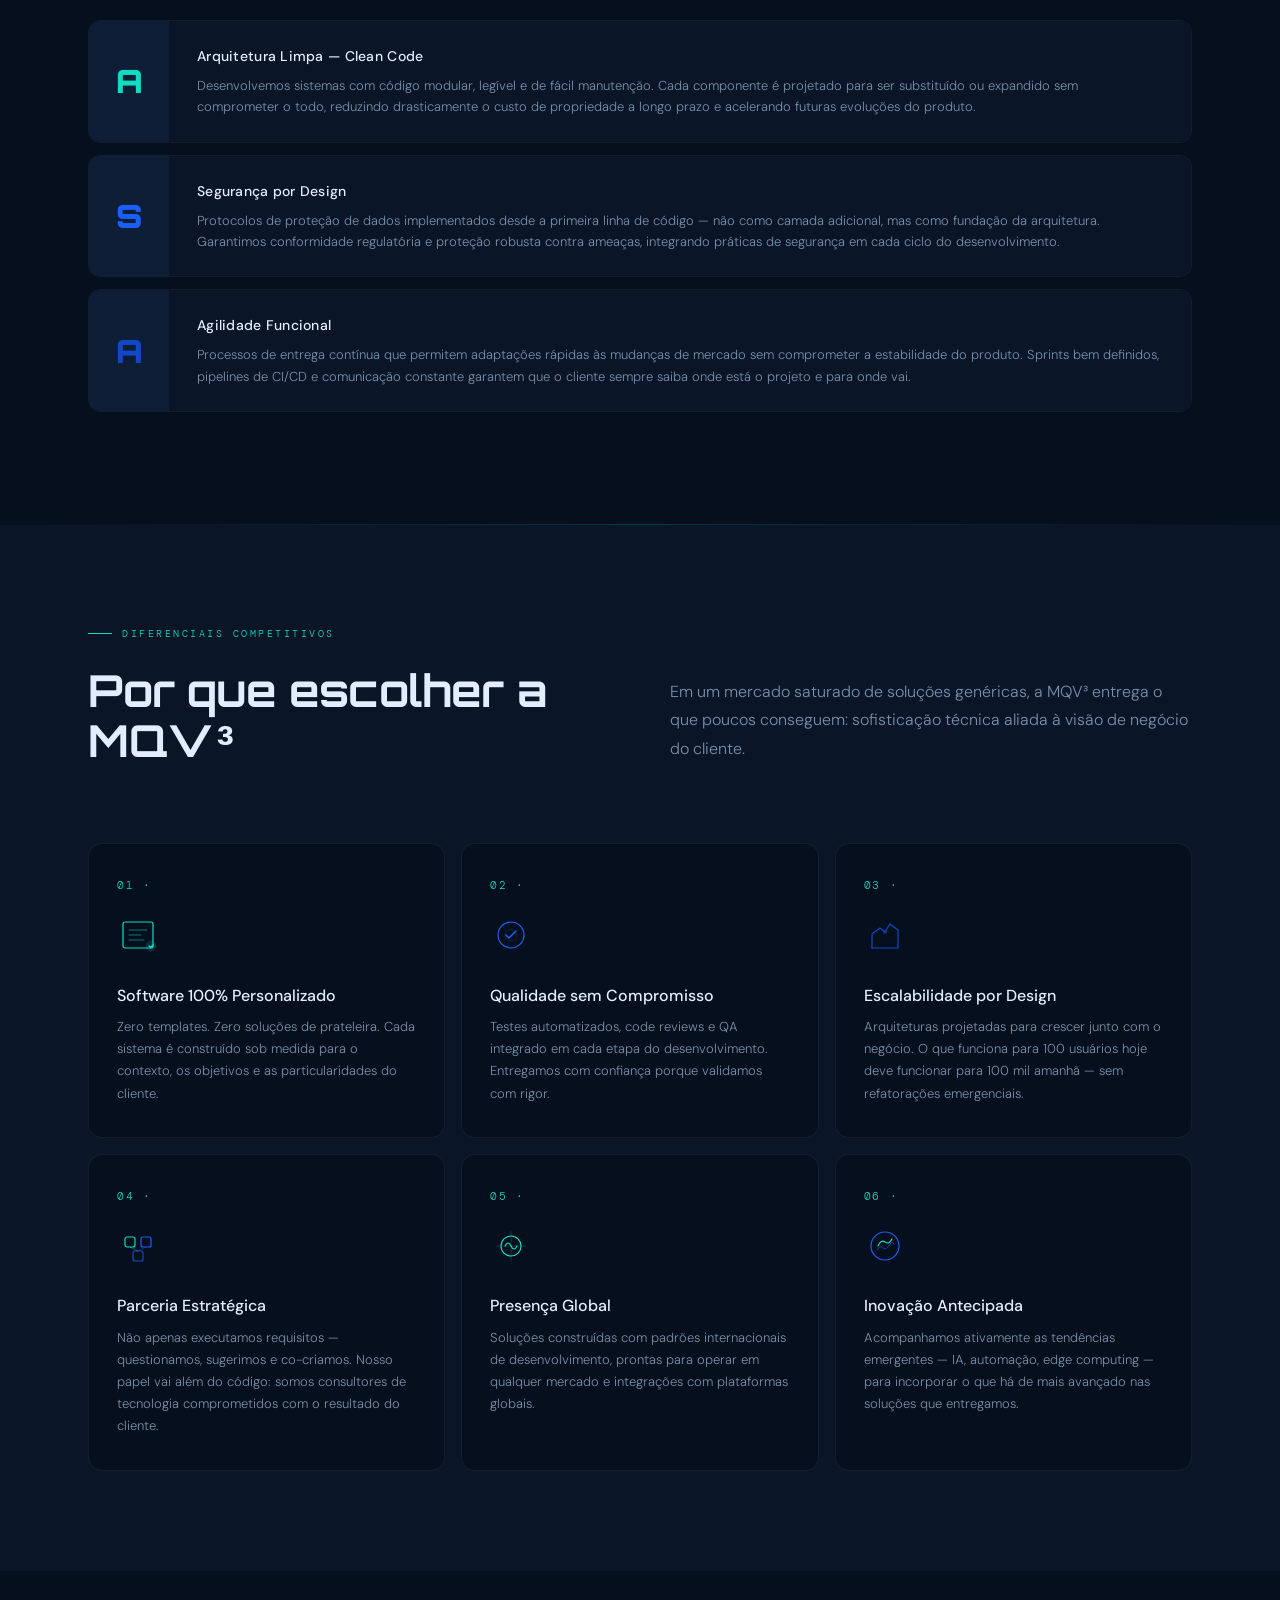
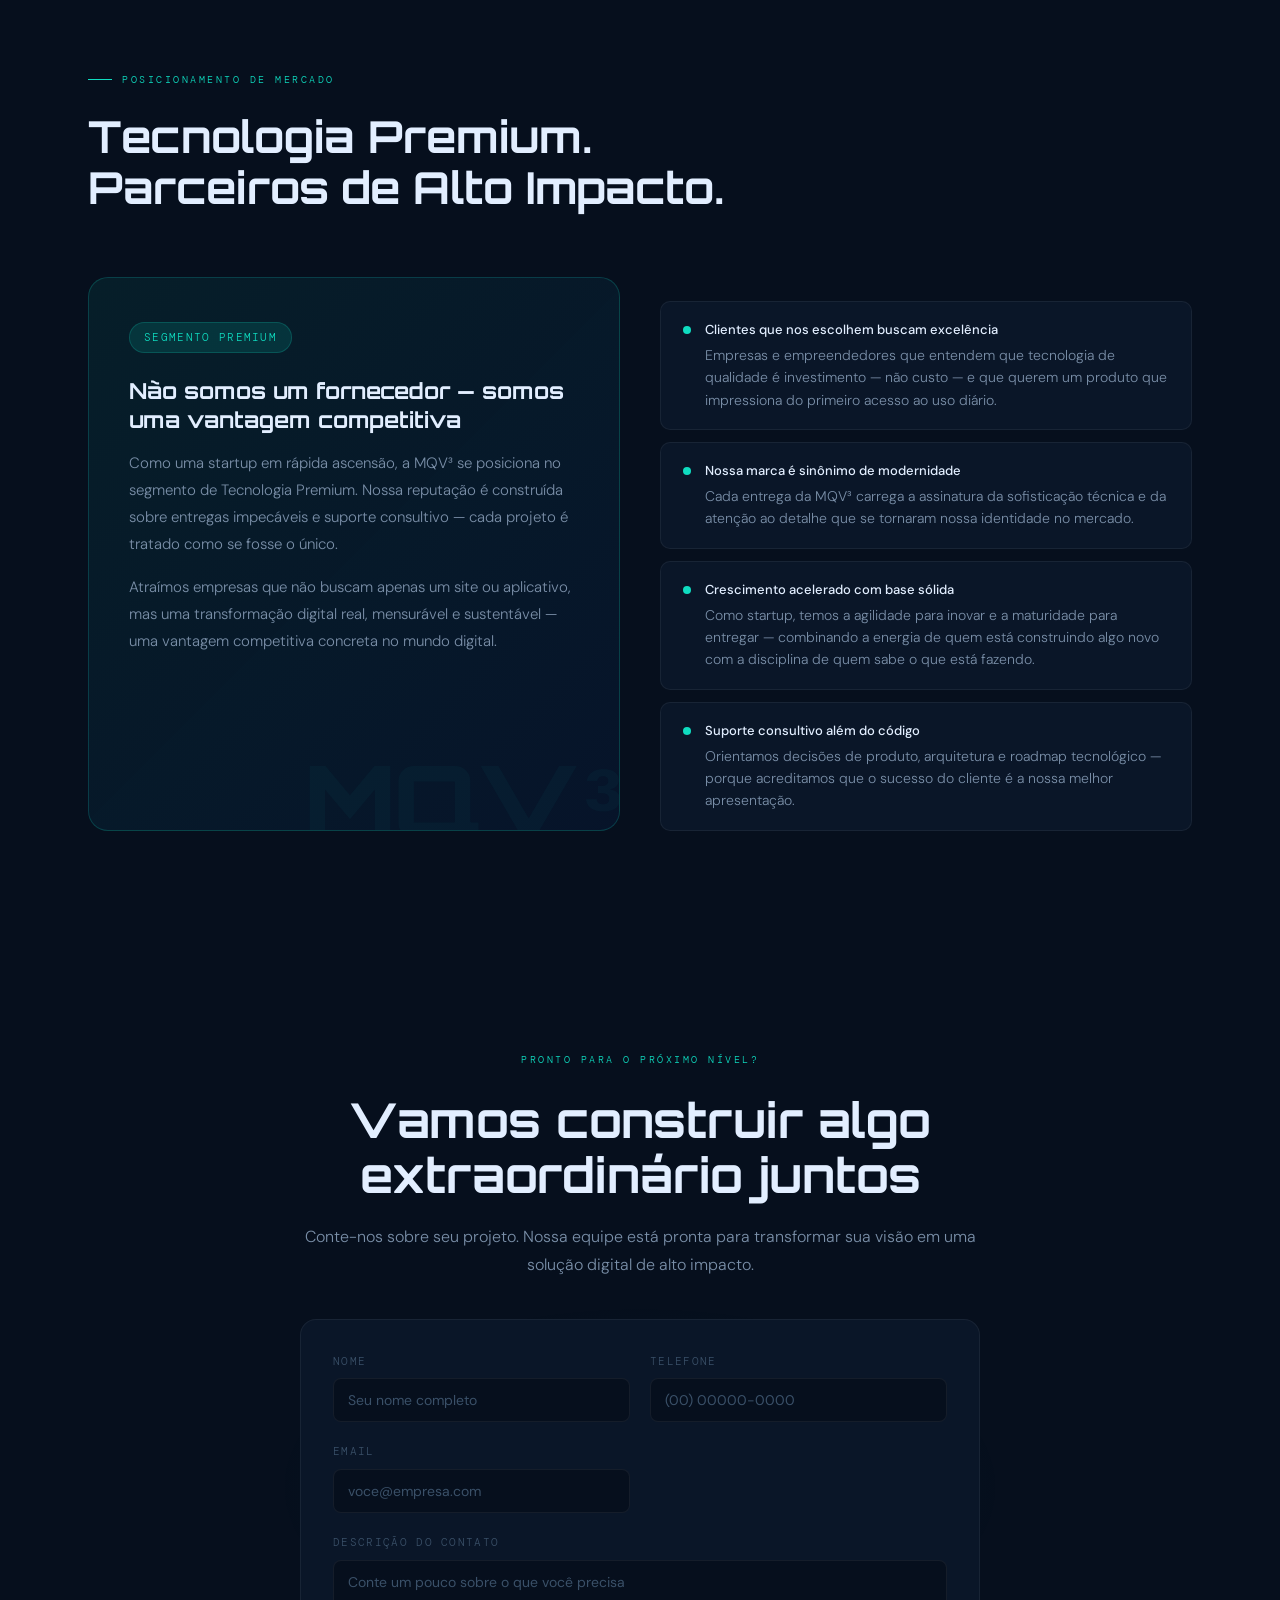
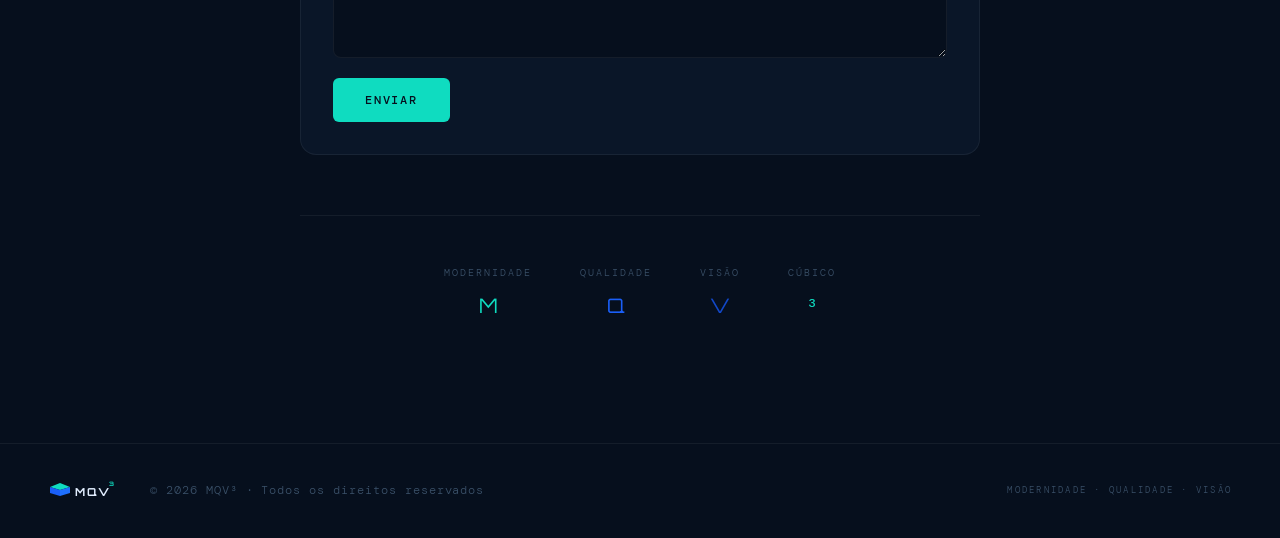
<file: mqv3_site/index.html>
<!DOCTYPE html>
<html lang="pt-BR">
<head>
<meta charset="UTF-8">
<meta name="viewport" content="width=device-width, initial-scale=1.0">
<title>MQV³ — Apresentação Institucional</title>
<link rel="preconnect" href="https://fonts.googleapis.com">
<link href="https://fonts.googleapis.com/css2?family=Orbitron:wght@700;900&family=DM+Sans:ital,wght@0,300;0,400;0,500;1,300&family=DM+Mono:wght@400;500&display=swap" rel="stylesheet">
<link rel="stylesheet" href="css/styles.css">
</head>
<body>

<!-- NAV -->
<nav>
  <a href="#hero" class="nav-logo" aria-label="Voltar ao topo">
    <svg width="140" height="34" viewBox="0 0 140 34" xmlns="http://www.w3.org/2000/svg">
      <polygon points="20,7 36,13 20,18 4,13" fill="#0FDCC0"/>
      <polygon points="4,13 20,18 20,27 4,22" fill="#1A5FF8"/>
      <polygon points="36,13 36,22 20,27 20,18" fill="#1E70FF"/>
      <polyline points="20,7 36,13 36,22 20,27 4,22 4,13 20,7" fill="none" stroke="rgba(255,255,255,0.1)" stroke-width="0.75"/>
      <line x1="20" y1="7" x2="20" y2="18" stroke="rgba(255,255,255,0.1)" stroke-width="0.5"/>
      <line x1="4" y1="13" x2="20" y2="18" stroke="rgba(255,255,255,0.07)" stroke-width="0.5"/>
      <line x1="36" y1="13" x2="20" y2="18" stroke="rgba(255,255,255,0.07)" stroke-width="0.5"/>
      <text x="44" y="25" font-family="'Orbitron','Courier New',monospace" font-weight="700" font-size="17" fill="#E2EEFF" letter-spacing="2">MQV</text>
      <text x="100" y="9" font-family="'Orbitron','Courier New',monospace" font-weight="700" font-size="9" fill="#0FDCC0">3</text>
    </svg>
  </a>
  <ul class="nav-links">
    <li><a href="#sobre">Sobre</a></li>
    <li><a href="#mvv">Missão</a></li>
    <li><a href="#asa">Metodologia</a></li>
    <li><a href="#diferenciais">Diferenciais</a></li>
    <li><a href="#posicionamento">Mercado</a></li>
  </ul>
  <a href="#cta" class="nav-cta">Fale conosco</a>
</nav>

<!-- HERO -->
<section id="hero">
  <div class="hero-glow"></div>
  <div class="hero-glow-2"></div>

  <div class="hero-badge">Startup de Tecnologia Premium</div>

  <div class="hero-logo-big">
    <svg width="300" height="74" viewBox="0 0 300 74" xmlns="http://www.w3.org/2000/svg">
      <polygon points="40,10 72,20 40,28 8,20" fill="#0FDCC0"/>
      <polygon points="8,20 40,28 40,50 8,42" fill="#1A5FF8"/>
      <polygon points="72,20 72,42 40,50 40,28" fill="#1E70FF"/>
      <polyline points="40,10 72,20 72,42 40,50 8,42 8,20 40,10" fill="none" stroke="rgba(255,255,255,0.1)" stroke-width="0.75"/>
      <line x1="40" y1="10" x2="40" y2="28" stroke="rgba(255,255,255,0.1)" stroke-width="0.5"/>
      <line x1="8" y1="20" x2="40" y2="28" stroke="rgba(255,255,255,0.07)" stroke-width="0.5"/>
      <line x1="72" y1="20" x2="40" y2="28" stroke="rgba(255,255,255,0.07)" stroke-width="0.5"/>
      <text x="90" y="54" font-family="'Orbitron','Courier New',monospace" font-weight="700" font-size="38" fill="#E2EEFF" letter-spacing="3">MQV</text>
      <text x="218" y="18" font-family="'Orbitron','Courier New',monospace" font-weight="700" font-size="18" fill="#0FDCC0">3</text>
    </svg>
  </div>

  <h1 class="hero-tagline">
    Tecnologia que<br><span>transforma negócios</span>
  </h1>

  <p class="hero-sub">
    Desenvolvemos infraestrutura digital de alto impacto — software robusto, sistemas escaláveis e experiências centradas no usuário que impulsionam crescimento real no mercado global.
  </p>

  <div class="hero-actions">
    <a href="#asa" class="btn-primary">Conheça nossa metodologia</a>
    <a href="#mvv" class="btn-outline">Nossa missão</a>
  </div>

  <div class="hero-scroll">
    <div class="scroll-line"></div>
    <span>Scroll</span>
  </div>
</section>

<div class="divider"></div>

<!-- SOBRE -->
<section id="sobre" class="section">
  <div class="section-label">Sobre a MQV³</div>
  <div class="grid-2">
    <div>
      <h2 class="section-title reveal">Nascida da intersecção entre engenharia e design</h2>
    </div>
    <div class="sobre-text reveal">
      <p>A <strong>MQV³</strong> é uma startup de tecnologia especializada no desenvolvimento de software personalizado e sites institucionais de alto impacto. Combinamos rigor de engenharia com sensibilidade de design para entregar soluções que não apenas funcionam — mas que <strong>impressionam e convertem</strong>.</p>
      <p>Nosso nome carrega nosso propósito: <strong>Modernidade, Qualidade e Visão</strong> — o tripé que orienta cada decisão técnica e estratégica que tomamos junto aos nossos clientes.</p>
      <p>Não somos apenas fornecedores. Somos <strong>parceiros estratégicos de inovação</strong> que compartilham do ambição de crescimento de cada empresa que atendemos.</p>
    </div>
  </div>

  <div style="display: grid; grid-template-columns: repeat(3, 1fr); gap: 0; margin-top: 64px; border: 0.5px solid var(--border); border-radius: 16px; overflow: hidden;">
    <div class="sobre-stat" style="border: none; border-right: 0.5px solid var(--border); padding: 36px 40px; margin: 0;">
      <div class="stat-num reveal">100%</div>
      <div class="stat-label">Software personalizado</div>
    </div>
    <div class="sobre-stat" style="border: none; border-right: 0.5px solid var(--border); padding: 36px 40px; margin: 0;">
      <div class="stat-num reveal">High-End</div>
      <div class="stat-label">Posicionamento de mercado</div>
    </div>
    <div class="sobre-stat" style="border: none; padding: 36px 40px; margin: 0;">
      <div class="stat-num reveal">ASA</div>
      <div class="stat-label">Metodologia proprietária</div>
    </div>
  </div>
</section>

<div class="divider"></div>

<!-- MISSÃO VISÃO VALORES -->
<section id="mvv" style="background: var(--midnight-2); padding: 0;">
  <div class="inner">
    <div class="section-label">Missão · Visão · Valores</div>
    <h2 class="section-title reveal">O que nos move e para onde vamos</h2>

    <div class="mvv-grid">
      <div class="mvv-card reveal">
        <div class="mvv-icon">
          <svg width="32" height="32" viewBox="0 0 32 32" fill="none">
            <circle cx="16" cy="16" r="14" stroke="#0FDCC0" stroke-width="1"/>
            <circle cx="16" cy="16" r="5" fill="#0FDCC0" opacity="0.3"/>
            <circle cx="16" cy="16" r="2" fill="#0FDCC0"/>
            <line x1="16" y1="2" x2="16" y2="8" stroke="#0FDCC0" stroke-width="1.5" stroke-linecap="round"/>
            <line x1="16" y1="24" x2="16" y2="30" stroke="#0FDCC0" stroke-width="1.5" stroke-linecap="round"/>
            <line x1="2" y1="16" x2="8" y2="16" stroke="#0FDCC0" stroke-width="1.5" stroke-linecap="round"/>
            <line x1="24" y1="16" x2="30" y2="16" stroke="#0FDCC0" stroke-width="1.5" stroke-linecap="round"/>
          </svg>
        </div>
        <div class="mvv-label">01 — Missão</div>
        <h3 class="mvv-title">Infraestrutura tecnológica de excelência</h3>
        <p class="mvv-text">Desenvolver infraestrutura tecnológica que conecte empresas ao seu potencial máximo, através de software robusto, escalável e inovador que impulsiona o crescimento real de cada cliente.</p>
      </div>

      <div class="mvv-card reveal">
        <div class="mvv-icon">
          <svg width="32" height="32" viewBox="0 0 32 32" fill="none">
            <path d="M4 28 L16 4 L28 28" stroke="#1A5FF8" stroke-width="1.5" stroke-linecap="round" stroke-linejoin="round"/>
            <path d="M8 22 L24 22" stroke="#1A5FF8" stroke-width="1" stroke-linecap="round"/>
            <circle cx="16" cy="14" r="2" fill="#1A5FF8"/>
          </svg>
        </div>
        <div class="mvv-label">02 — Visão</div>
        <h3 class="mvv-title">Referência nacional em software high-end</h3>
        <p class="mvv-text">Ser a principal referência nacional em desenvolvimento de software de alto padrão, reconhecida pela sofisticação técnica e pela capacidade única de antecipar tendências tecnológicas.</p>
      </div>

      <div class="mvv-card reveal">
        <div class="mvv-icon">
          <svg width="32" height="32" viewBox="0 0 32 32" fill="none">
            <polygon points="16,3 20,12 30,12 22,19 25,28 16,22 7,28 10,19 2,12 12,12" stroke="#1248C8" stroke-width="1.5" fill="none" stroke-linejoin="round"/>
          </svg>
        </div>
        <div class="mvv-label">03 — Valores</div>
        <h3 class="mvv-title">Os pilares que definem nossa cultura</h3>
        <p class="mvv-text">Quatro princípios inegociáveis que orientam cada linha de código escrita, cada decisão tomada e cada relacionamento construído com nossos clientes e parceiros.</p>
      </div>
    </div>

    <div class="valores-grid" style="margin-top: 16px;">
      <div class="valor-item reveal">
        <div class="valor-num">01</div>
        <div>
          <div class="valor-title">Inovação Contínua</div>
          <div class="valor-text">Explorar permanentemente o estado da arte da tecnologia, trazendo soluções que ainda não existem para problemas que ainda vão aparecer.</div>
        </div>
      </div>
      <div class="valor-item reveal">
        <div class="valor-num">02</div>
        <div>
          <div class="valor-title">Transparência Radical</div>
          <div class="valor-text">Relações de confiança construídas sobre honestidade e clareza absolutas — sem surpresas, sem subterfúgios, sem ruídos na comunicação.</div>
        </div>
      </div>
      <div class="valor-item reveal">
        <div class="valor-num">03</div>
        <div>
          <div class="valor-title">Rigor Técnico</div>
          <div class="valor-text">Compromisso inabalável com a qualidade do código em cada entrega — arquitetura limpa, documentada, testada e pronta para escalar.</div>
        </div>
      </div>
      <div class="valor-item reveal">
        <div class="valor-num">04</div>
        <div>
          <div class="valor-title">Foco no Futuro</div>
          <div class="valor-text">Projetar soluções sustentáveis que não apenas resolvam os desafios de hoje, mas que permaneçam relevantes e eficientes nos próximos anos.</div>
        </div>
      </div>
    </div>
  </div>
</section>

<div class="divider"></div>

<!-- METODOLOGIA ASA -->
<section id="asa" class="section">
  <div class="asa-header">
    <div>
      <div class="asa-badge">
        <div class="asa-badge-icon">
          <svg width="16" height="16" viewBox="0 0 16 16" fill="none">
            <path d="M8 2 L14 8 L8 14 L2 8 Z" fill="#060F1D" stroke="#060F1D"/>
          </svg>
        </div>
        <span class="asa-badge-text">Metodologia ASA</span>
      </div>
      <div class="section-label">Nossa abordagem</div>
      <h2 class="section-title reveal">Ágil.<br>Seguro.<br>Arquitetado.</h2>
    </div>
    <div>
      <p class="section-intro reveal" style="margin-top: 80px;">Nossa metodologia proprietária ASA representa o tripé que sustenta cada projeto desenvolvido na MQV³. Não é apenas um processo — é uma filosofia de construção que garante excelência do planejamento à entrega, e além.</p>
    </div>
  </div>

  <div class="asa-pillars">
    <div class="asa-pillar reveal">
      <div class="asa-pillar-letter">A</div>
      <div class="asa-pillar-content">
        <div class="asa-pillar-title">Arquitetura Limpa — Clean Code</div>
        <div class="asa-pillar-text">Desenvolvemos sistemas com código modular, legível e de fácil manutenção. Cada componente é projetado para ser substituído ou expandido sem comprometer o todo, reduzindo drasticamente o custo de propriedade a longo prazo e acelerando futuras evoluções do produto.</div>
      </div>
    </div>

    <div class="asa-pillar reveal">
      <div class="asa-pillar-letter">S</div>
      <div class="asa-pillar-content">
        <div class="asa-pillar-title">Segurança por Design</div>
        <div class="asa-pillar-text">Protocolos de proteção de dados implementados desde a primeira linha de código — não como camada adicional, mas como fundação da arquitetura. Garantimos conformidade regulatória e proteção robusta contra ameaças, integrando práticas de segurança em cada ciclo do desenvolvimento.</div>
      </div>
    </div>

    <div class="asa-pillar reveal">
      <div class="asa-pillar-letter">A</div>
      <div class="asa-pillar-content">
        <div class="asa-pillar-title">Agilidade Funcional</div>
        <div class="asa-pillar-text">Processos de entrega contínua que permitem adaptações rápidas às mudanças de mercado sem comprometer a estabilidade do produto. Sprints bem definidos, pipelines de CI/CD e comunicação constante garantem que o cliente sempre saiba onde está o projeto e para onde vai.</div>
      </div>
    </div>
  </div>
</section>

<div class="divider"></div>

<!-- DIFERENCIAIS -->
<section id="diferenciais" style="background: var(--midnight-2); padding: 0;">
  <div class="inner">
    <div class="section-label">Diferenciais Competitivos</div>
    <div style="display: grid; grid-template-columns: 1fr 1fr; gap: 60px; align-items: start;">
      <h2 class="section-title reveal">Por que escolher a MQV³</h2>
      <p class="section-intro reveal" style="margin-top: 12px;">Em um mercado saturado de soluções genéricas, a MQV³ entrega o que poucos conseguem: sofisticação técnica aliada à visão de negócio do cliente.</p>
    </div>

    <div class="diff-grid">
      <div class="diff-card reveal">
        <div class="diff-num">01 ·</div>
        <svg class="diff-icon" viewBox="0 0 42 42" fill="none">
          <rect x="6" y="8" width="30" height="26" rx="2" stroke="#0FDCC0" stroke-width="1.2"/>
          <line x1="12" y1="16" x2="30" y2="16" stroke="#0FDCC0" stroke-width="1" stroke-linecap="round" opacity="0.5"/>
          <line x1="12" y1="21" x2="24" y2="21" stroke="#0FDCC0" stroke-width="1" stroke-linecap="round" opacity="0.5"/>
          <line x1="12" y1="26" x2="27" y2="26" stroke="#0FDCC0" stroke-width="1" stroke-linecap="round" opacity="0.5"/>
          <circle cx="34" cy="32" r="5" fill="#0FDCC0" opacity="0.15" stroke="#0FDCC0" stroke-width="1"/>
          <path d="M32 32 L33.5 33.5 L36 31" stroke="#0FDCC0" stroke-width="1.2" stroke-linecap="round" stroke-linejoin="round"/>
        </svg>
        <div class="diff-title">Software 100% Personalizado</div>
        <div class="diff-text">Zero templates. Zero soluções de prateleira. Cada sistema é construído sob medida para o contexto, os objetivos e as particularidades do cliente.</div>
      </div>

      <div class="diff-card reveal">
        <div class="diff-num">02 ·</div>
        <svg class="diff-icon" viewBox="0 0 42 42" fill="none">
          <circle cx="21" cy="21" r="13" stroke="#1A5FF8" stroke-width="1.2"/>
          <path d="M16 21 L19 24 L26 17" stroke="#1A5FF8" stroke-width="1.5" stroke-linecap="round" stroke-linejoin="round"/>
          <circle cx="21" cy="21" r="6" stroke="#1A5FF8" stroke-width="0.7" opacity="0.3"/>
        </svg>
        <div class="diff-title">Qualidade sem Compromisso</div>
        <div class="diff-text">Testes automatizados, code reviews e QA integrado em cada etapa do desenvolvimento. Entregamos com confiança porque validamos com rigor.</div>
      </div>

      <div class="diff-card reveal">
        <div class="diff-num">03 ·</div>
        <svg class="diff-icon" viewBox="0 0 42 42" fill="none">
          <path d="M8 34 L8 20 L16 14 L21 18 L26 10 L34 16 L34 34" stroke="#1248C8" stroke-width="1.2" stroke-linejoin="round" stroke-linecap="round"/>
          <line x1="8" y1="34" x2="34" y2="34" stroke="#1248C8" stroke-width="1" stroke-linecap="round"/>
          <circle cx="21" cy="18" r="2" fill="#1248C8" opacity="0.5"/>
        </svg>
        <div class="diff-title">Escalabilidade por Design</div>
        <div class="diff-text">Arquiteturas projetadas para crescer junto com o negócio. O que funciona para 100 usuários hoje deve funcionar para 100 mil amanhã — sem refatorações emergenciais.</div>
      </div>

      <div class="diff-card reveal">
        <div class="diff-num">04 ·</div>
        <svg class="diff-icon" viewBox="0 0 42 42" fill="none">
          <rect x="8" y="12" width="10" height="10" rx="2" stroke="#0FDCC0" stroke-width="1.2"/>
          <rect x="24" y="12" width="10" height="10" rx="2" stroke="#1A5FF8" stroke-width="1.2"/>
          <rect x="16" y="26" width="10" height="10" rx="2" stroke="#1248C8" stroke-width="1.2"/>
          <line x1="13" y1="22" x2="21" y2="26" stroke="#0FDCC0" stroke-width="0.8" opacity="0.5"/>
          <line x1="29" y1="22" x2="21" y2="26" stroke="#1A5FF8" stroke-width="0.8" opacity="0.5"/>
        </svg>
        <div class="diff-title">Parceria Estratégica</div>
        <div class="diff-text">Não apenas executamos requisitos — questionamos, sugerimos e co-criamos. Nosso papel vai além do código: somos consultores de tecnologia comprometidos com o resultado do cliente.</div>
      </div>

      <div class="diff-card reveal">
        <div class="diff-num">05 ·</div>
        <svg class="diff-icon" viewBox="0 0 42 42" fill="none">
          <path d="M21 6 L21 36" stroke="#0FDCC0" stroke-width="1" stroke-linecap="round" opacity="0.2"/>
          <path d="M6 21 L36 21" stroke="#0FDCC0" stroke-width="1" stroke-linecap="round" opacity="0.2"/>
          <circle cx="21" cy="21" r="10" stroke="#0FDCC0" stroke-width="1.2"/>
          <path d="M15 21 Q18 15 21 21 Q24 27 27 21" stroke="#0FDCC0" stroke-width="1.2" fill="none" stroke-linecap="round"/>
        </svg>
        <div class="diff-title">Presença Global</div>
        <div class="diff-text">Soluções construídas com padrões internacionais de desenvolvimento, prontas para operar em qualquer mercado e integrações com plataformas globais.</div>
      </div>

      <div class="diff-card reveal">
        <div class="diff-num">06 ·</div>
        <svg class="diff-icon" viewBox="0 0 42 42" fill="none">
          <circle cx="21" cy="21" r="14" stroke="#1A5FF8" stroke-width="1.2"/>
          <path d="M14 21 Q17 14 21 17 Q25 20 28 14" stroke="#0FDCC0" stroke-width="1.2" fill="none" stroke-linecap="round"/>
          <path d="M13 25 Q16 20 19 23 Q22 26 26 19 Q28 16 30 19" stroke="#1A5FF8" stroke-width="1" fill="none" stroke-linecap="round" opacity="0.6"/>
        </svg>
        <div class="diff-title">Inovação Antecipada</div>
        <div class="diff-text">Acompanhamos ativamente as tendências emergentes — IA, automação, edge computing — para incorporar o que há de mais avançado nas soluções que entregamos.</div>
      </div>
    </div>
  </div>
</section>

<div class="divider"></div>

<!-- POSICIONAMENTO -->
<section id="posicionamento" class="section">
  <div class="section-label">Posicionamento de Mercado</div>
  <h2 class="section-title reveal">Tecnologia Premium.<br>Parceiros de Alto Impacto.</h2>

  <div class="pos-wrapper">
    <div class="pos-card-main reveal">
      <div class="pos-tag">Segmento Premium</div>
      <h3>Não somos um fornecedor — somos uma vantagem competitiva</h3>
      <p style="margin-top: 16px;">Como uma startup em rápida ascensão, a MQV³ se posiciona no segmento de Tecnologia Premium. Nossa reputação é construída sobre entregas impecáveis e suporte consultivo — cada projeto é tratado como se fosse o único.</p>
      <p style="margin-top: 16px;">Atraímos empresas que não buscam apenas um site ou aplicativo, mas uma transformação digital real, mensurável e sustentável — uma vantagem competitiva concreta no mundo digital.</p>
    </div>

    <div>
      <div class="pos-list">
        <div class="pos-item reveal">
          <div class="pos-item-dot"></div>
          <div class="pos-item-text">
            <strong>Clientes que nos escolhem buscam excelência</strong>
            Empresas e empreendedores que entendem que tecnologia de qualidade é investimento — não custo — e que querem um produto que impressiona do primeiro acesso ao uso diário.
          </div>
        </div>
        <div class="pos-item reveal">
          <div class="pos-item-dot"></div>
          <div class="pos-item-text">
            <strong>Nossa marca é sinônimo de modernidade</strong>
            Cada entrega da MQV³ carrega a assinatura da sofisticação técnica e da atenção ao detalhe que se tornaram nossa identidade no mercado.
          </div>
        </div>
        <div class="pos-item reveal">
          <div class="pos-item-dot"></div>
          <div class="pos-item-text">
            <strong>Crescimento acelerado com base sólida</strong>
            Como startup, temos a agilidade para inovar e a maturidade para entregar — combinando a energia de quem está construindo algo novo com a disciplina de quem sabe o que está fazendo.
          </div>
        </div>
        <div class="pos-item reveal">
          <div class="pos-item-dot"></div>
          <div class="pos-item-text">
            <strong>Suporte consultivo além do código</strong>
            Orientamos decisões de produto, arquitetura e roadmap tecnológico — porque acreditamos que o sucesso do cliente é a nossa melhor apresentação.
          </div>
        </div>
      </div>
    </div>
  </div>
</section>

<div class="divider"></div>

<!-- CTA -->
<section id="cta">
  <div class="cta-inner">
    <div class="cta-kicker">Pronto para o próximo nível?</div>
    <h2 class="cta-title reveal">Vamos construir algo extraordinário juntos</h2>
    <p class="cta-sub reveal">Conte-nos sobre seu projeto. Nossa equipe está pronta para transformar sua visão em uma solução digital de alto impacto.</p>
    <form id="contact-form" class="contact-form reveal">
      <div class="form-grid">
        <div class="form-field">
          <label for="contact-name">Nome</label>
          <input type="text" id="contact-name" name="name" placeholder="Seu nome completo" required>
        </div>
        <div class="form-field">
          <label for="contact-phone">Telefone</label>
          <input type="tel" id="contact-phone" name="phone" placeholder="(00) 00000-0000" required>
        </div>
        <div class="form-field">
          <label for="contact-email">Email</label>
          <input type="email" id="contact-email" name="email" placeholder="voce@empresa.com" required>
        </div>
        <div class="form-field full">
          <label for="contact-description">Descrição do contato</label>
          <textarea id="contact-description" name="description" rows="4" placeholder="Conte um pouco sobre o que você precisa" required></textarea>
        </div>
      </div>
      <div class="form-actions">
        <button type="submit" class="btn-primary">Enviar</button>
        <span id="contact-success" class="form-success" role="status" aria-live="polite">Formulário enviado com sucesso.</span>
      </div>
    </form>

    <div style="margin-top: 60px; padding-top: 48px; border-top: 0.5px solid var(--border); display: flex; justify-content: center; gap: 48px; flex-wrap: wrap;">
      <div style="text-align: center;">
        <div style="font-family: 'DM Mono', monospace; font-size: 10px; letter-spacing: 0.2em; color: var(--text-dim); text-transform: uppercase; margin-bottom: 8px;">Modernidade</div>
        <div style="font-family: 'Orbitron', monospace; font-size: 20px; color: var(--teal);">M</div>
      </div>
      <div style="text-align: center;">
        <div style="font-family: 'DM Mono', monospace; font-size: 10px; letter-spacing: 0.2em; color: var(--text-dim); text-transform: uppercase; margin-bottom: 8px;">Qualidade</div>
        <div style="font-family: 'Orbitron', monospace; font-size: 20px; color: var(--cobalt);">Q</div>
      </div>
      <div style="text-align: center;">
        <div style="font-family: 'DM Mono', monospace; font-size: 10px; letter-spacing: 0.2em; color: var(--text-dim); text-transform: uppercase; margin-bottom: 8px;">Visão</div>
        <div style="font-family: 'Orbitron', monospace; font-size: 20px; color: var(--indigo);">V</div>
      </div>
      <div style="text-align: center;">
        <div style="font-family: 'DM Mono', monospace; font-size: 10px; letter-spacing: 0.2em; color: var(--text-dim); text-transform: uppercase; margin-bottom: 8px;">Cúbico</div>
        <div style="font-family: 'Orbitron', monospace; font-size: 20px; color: var(--teal);">³</div>
      </div>
    </div>
  </div>
</section>

<!-- FOOTER -->
<footer>
  <div style="display: flex; align-items: center; gap: 12px;">
    <a href="#hero" class="footer-logo" aria-label="Voltar ao topo">
      <svg width="90" height="22" viewBox="0 0 90 22" xmlns="http://www.w3.org/2000/svg">
        <polygon points="12,3 22,7 12,10 2,7" fill="#0FDCC0"/>
        <polygon points="2,7 12,10 12,16 2,13" fill="#1A5FF8"/>
        <polygon points="22,7 22,13 12,16 12,10" fill="#1E70FF"/>
        <text x="27" y="16" font-family="'Orbitron','Courier New',monospace" font-weight="700" font-size="11" fill="#E2EEFF" letter-spacing="1.5">MQV</text>
        <text x="61" y="6" font-family="'Orbitron','Courier New',monospace" font-weight="700" font-size="6" fill="#0FDCC0">3</text>
      </svg>
    </a>
    <span class="footer-copy">© 2026 MQV³ · Todos os direitos reservados</span>
  </div>
  <span class="footer-tagline">Modernidade · Qualidade · Visão</span>
</footer>

<script src="js/main.js"></script>

</body>
</html>
</file>
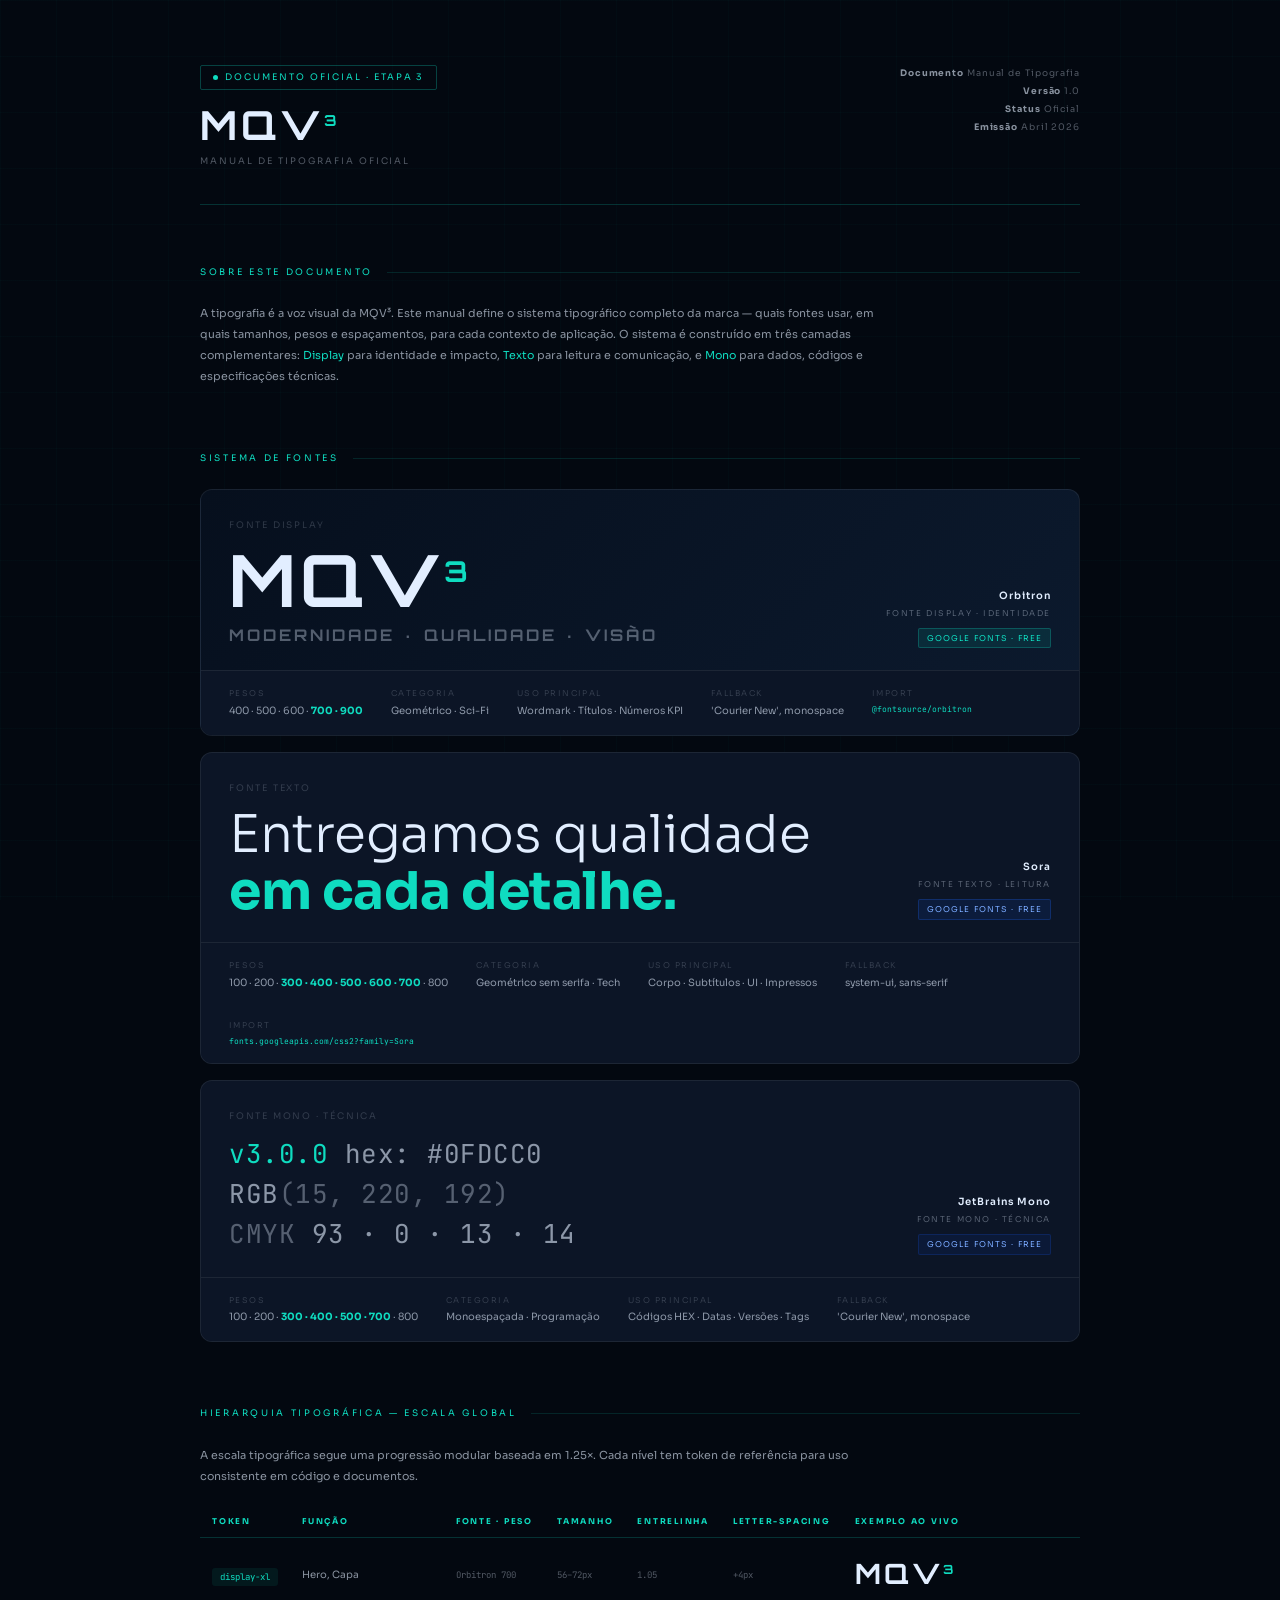
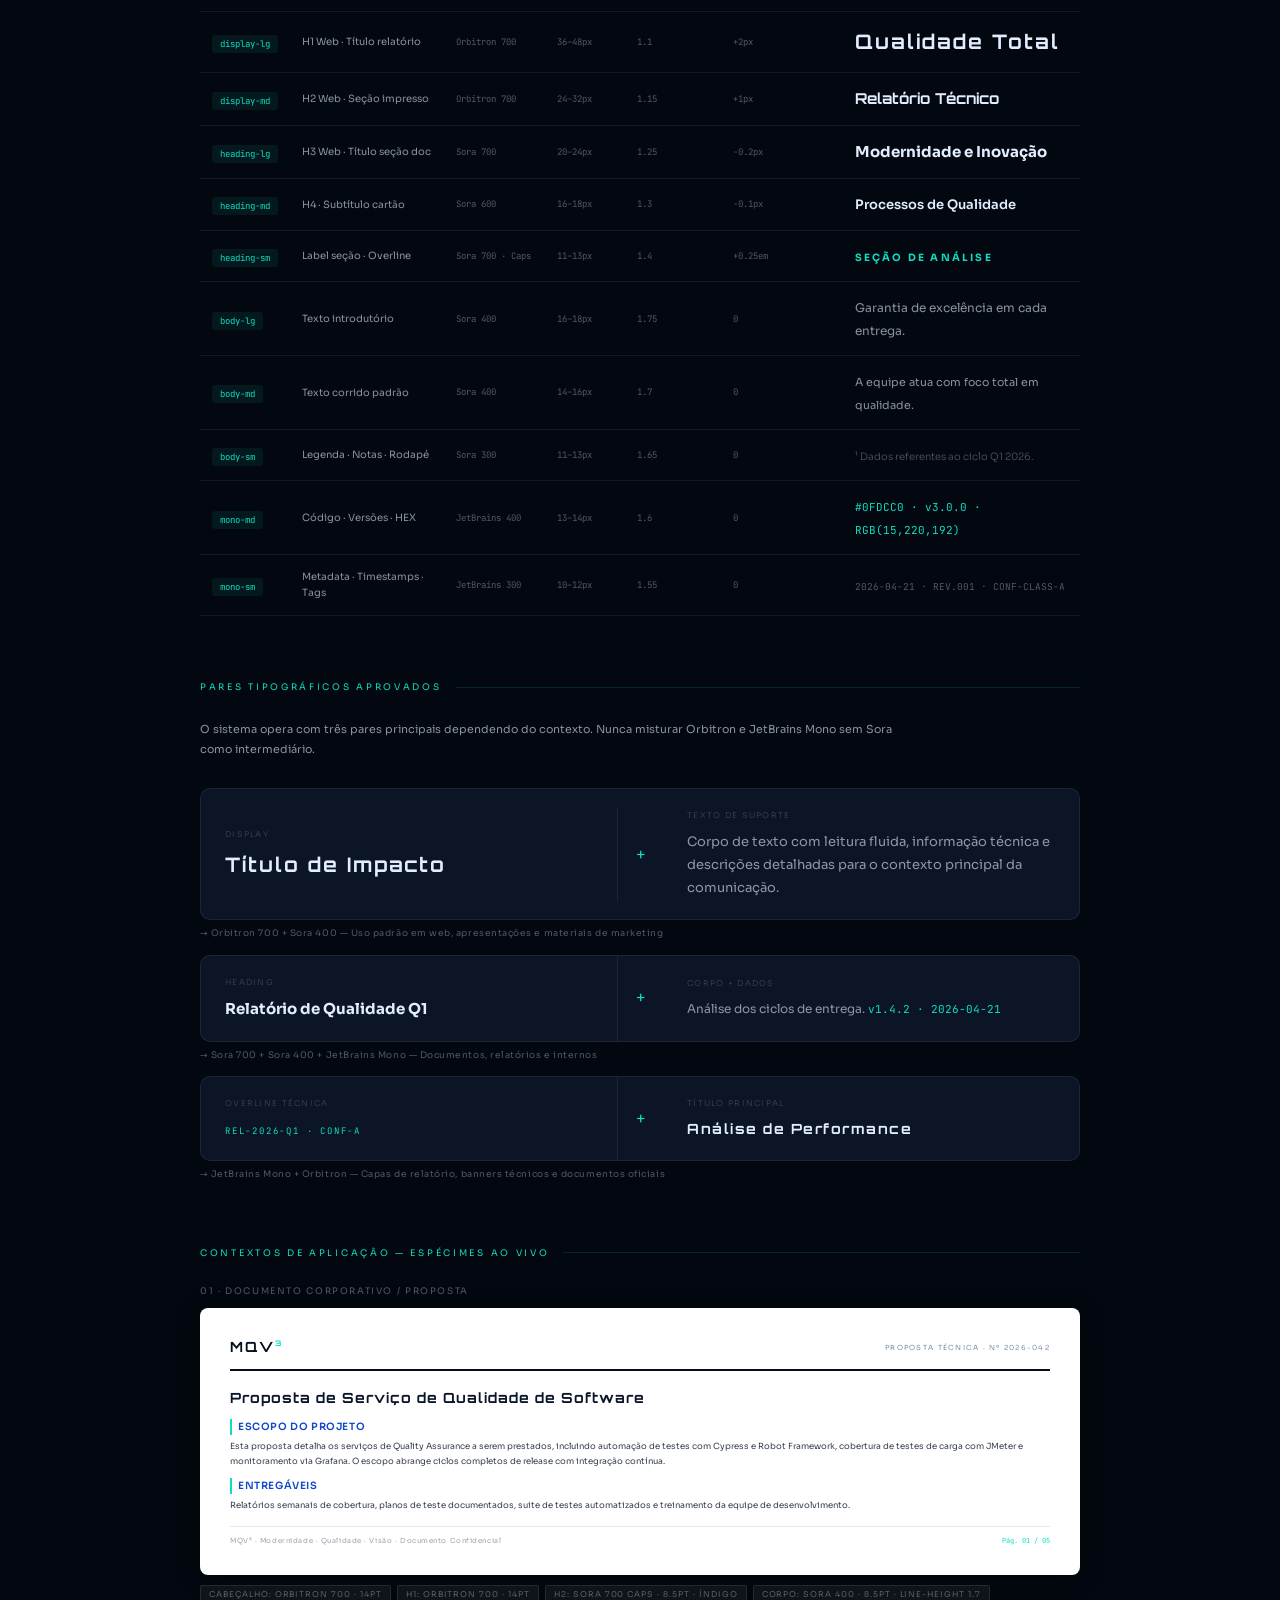
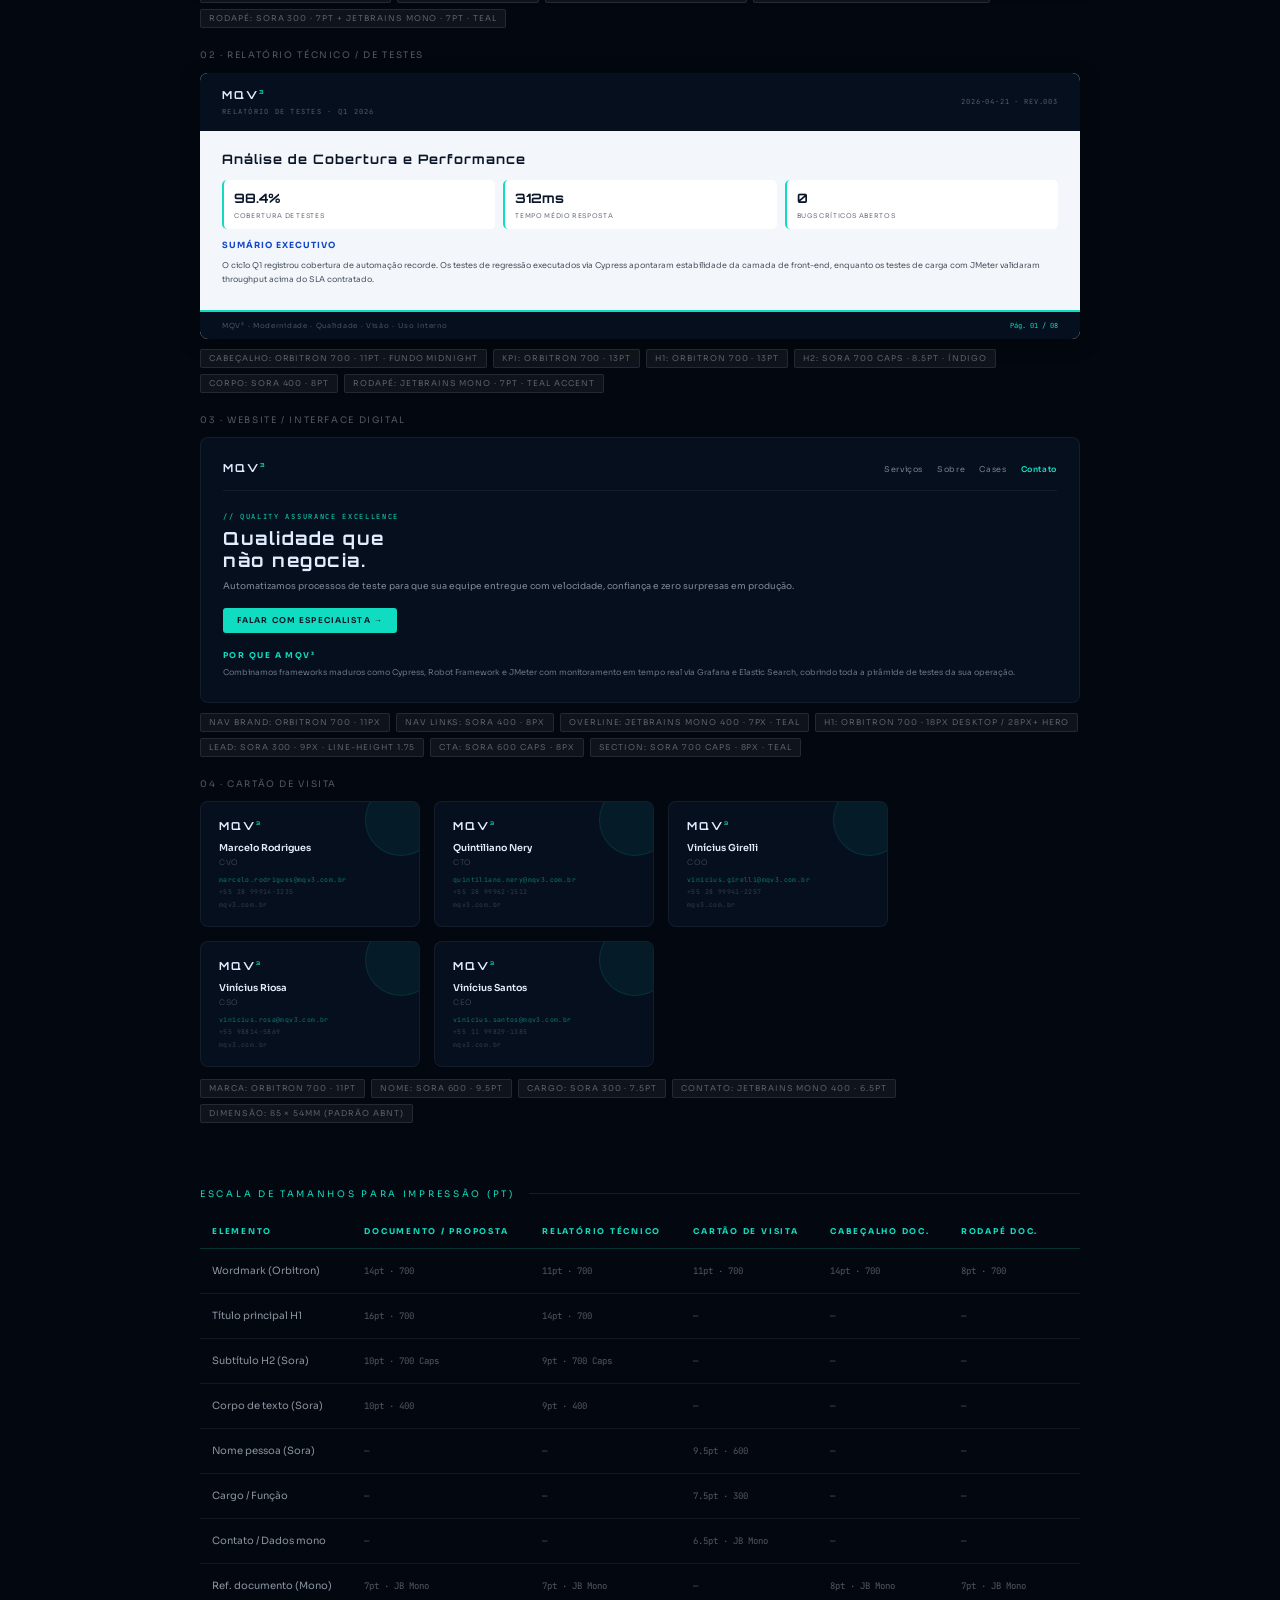
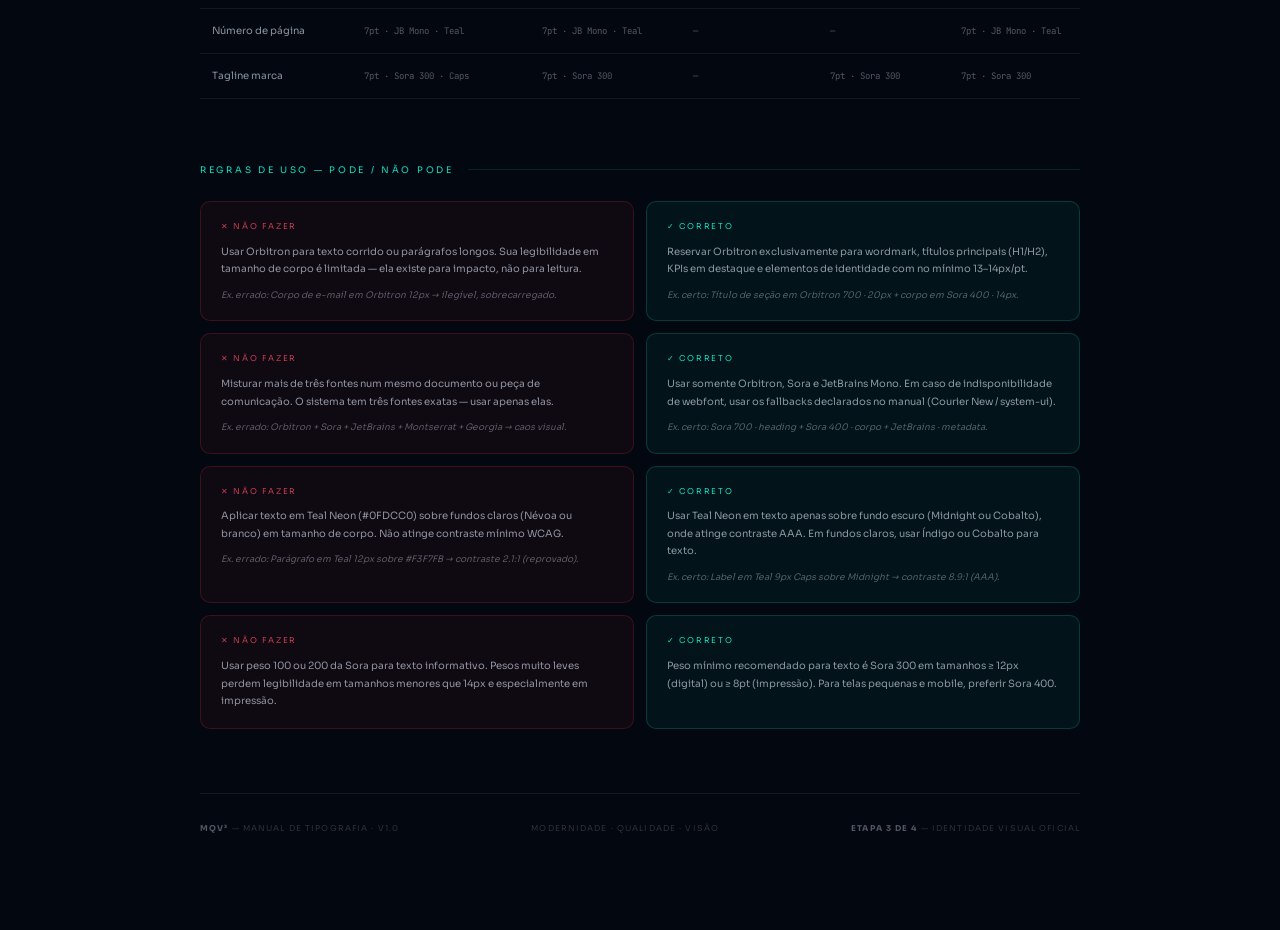
<file: manual-de-tipografia.html>
<!DOCTYPE html>
<html lang="pt-BR">
<head>
<meta charset="UTF-8">
<meta name="viewport" content="width=device-width, initial-scale=1.0">
<title>MQV³ — Manual de Tipografia Oficial</title>
<link rel="preconnect" href="https://fonts.googleapis.com">
<link rel="preconnect" href="https://fonts.gstatic.com" crossorigin>
<link href="https://fonts.googleapis.com/css2?family=Orbitron:wght@700;900&family=Sora:wght@300;400;500;600;700&family=JetBrains+Mono:wght@300;400;500;700&display=swap" rel="stylesheet">
<link rel="icon" type="image/x-icon" href="./img/ico.ico">
<style>
:root {
  --teal:     #0FDCC0;
  --cobalt:   #1A5FF8;
  --indigo:   #1248C8;
  --midnight: #060F1D;
  --mist:     #F3F7FB;
  --bg:       #030810;
  --surface:  #0C1526;
  --surface2: #111E35;
  --border:   rgba(255,255,255,0.07);
  --border-t: rgba(15,220,192,0.2);
  --t1: #E2EEFF;
  --t2: rgba(226,238,255,0.6);
  --t3: rgba(226,238,255,0.35);
  --t4: rgba(226,238,255,0.18);

  --f-display: 'Orbitron', 'Courier New', monospace;
  --f-body:    'Sora', system-ui, sans-serif;
  --f-mono:    'JetBrains Mono', 'Courier New', monospace;
}

*, *::before, *::after { box-sizing: border-box; margin: 0; padding: 0; }

html { scroll-behavior: smooth; }

body {
  background: var(--bg);
  color: var(--t1);
  font-family: var(--f-body);
  font-size: 14px;
  line-height: 1.6;
  overflow-x: hidden;
}

/* grid bg */
body::before {
  content: '';
  position: fixed; inset: 0; z-index: 0;
  background-image:
    linear-gradient(rgba(15,220,192,0.025) 1px, transparent 1px),
    linear-gradient(90deg, rgba(15,220,192,0.025) 1px, transparent 1px);
  background-size: 56px 56px;
  pointer-events: none;
}

/* ── Layout ─────────────────────────────────────── */
.wrap { position: relative; z-index: 1; max-width: 960px; margin: 0 auto; padding: 64px 40px 96px; }

/* ── Header ─────────────────────────────────────── */
.doc-header {
  display: flex; justify-content: space-between; align-items: flex-start;
  flex-wrap: wrap; gap: 24px;
  padding-bottom: 36px;
  border-bottom: 1px solid var(--border-t);
  margin-bottom: 60px;
}
.pill {
  display: inline-flex; align-items: center; gap: 7px;
  font-size: 9px; letter-spacing: 0.22em; text-transform: uppercase; color: var(--teal);
  border: 1px solid rgba(15,220,192,0.28); border-radius: 2px; padding: 4px 12px;
  width: fit-content; margin-bottom: 14px;
}
.pill-dot { width: 5px; height: 5px; border-radius: 50%; background: var(--teal); animation: blink 2.2s ease-in-out infinite; }
@keyframes blink { 0%,100%{opacity:1} 50%{opacity:.25} }

.doc-title { font-family: var(--f-display); font-size: clamp(26px,4.5vw,40px); font-weight: 700; letter-spacing: 4px; color: var(--t1); line-height: 1.05; }
.doc-title sup { font-size: .38em; color: var(--teal); letter-spacing: 0; }
.doc-sub { font-size: 9px; letter-spacing: 0.22em; text-transform: uppercase; color: var(--t3); margin-top: 8px; }
.meta-table p { font-size: 9px; letter-spacing: 0.1em; color: var(--t3); line-height: 2; text-align: right; }
.meta-table strong { color: var(--t2); }

/* ── Section ─────────────────────────────────────── */
.section { margin-bottom: 64px; }
.s-label {
  font-size: 9px; letter-spacing: 0.3em; text-transform: uppercase; color: var(--teal);
  display: flex; align-items: center; gap: 14px; margin-bottom: 24px;
}
.s-label::after { content:''; flex:1; height:1px; background: rgba(15,220,192,0.14); }
.s-intro { font-size: 11px; color: var(--t2); line-height: 1.9; max-width: 700px; margin-bottom: 28px; }

/* ── Font Cards (family showcase) ───────────────── */
.font-stack { display: flex; flex-direction: column; gap: 16px; }
.font-card {
  border-radius: 12px; overflow: hidden;
  border: 1px solid var(--border);
  transition: box-shadow .2s;
}
.font-card:hover { box-shadow: 0 12px 40px rgba(0,0,0,.5); }
.font-card-top {
  padding: 28px 28px 22px;
  display: flex; align-items: flex-end; justify-content: space-between; flex-wrap: wrap; gap: 16px;
}
.font-specimen-large { line-height: 1; }
.font-card-meta { text-align: right; }
.font-card-meta .fname { font-size: 10px; font-weight: 600; letter-spacing: 0.1em; color: var(--t1); margin-bottom: 3px; }
.font-card-meta .frole { font-size: 8px; letter-spacing: 0.2em; text-transform: uppercase; color: var(--t3); }
.font-card-meta .fbadge {
  display: inline-block; font-size: 8px; letter-spacing: 0.14em; text-transform: uppercase;
  padding: 3px 8px; border-radius: 2px; margin-top: 8px;
}
.font-card-bottom {
  background: var(--surface); padding: 16px 28px;
  display: flex; flex-wrap: wrap; gap: 28px;
  border-top: 1px solid var(--border);
}
.font-stat { display: flex; flex-direction: column; gap: 3px; }
.font-stat .sk { font-size: 8px; letter-spacing: 0.18em; text-transform: uppercase; color: var(--t4); }
.font-stat .sv { font-size: 10px; color: var(--t2); }

/* ── Scale tables ────────────────────────────────── */
.scale-table { width: 100%; border-collapse: collapse; }
.scale-table thead tr { border-bottom: 1px solid var(--border-t); }
.scale-table th { font-size: 8px; letter-spacing: 0.22em; text-transform: uppercase; color: var(--teal); padding: 0 12px 10px; text-align: left; white-space: nowrap; }
.scale-table tbody tr { border-bottom: 1px solid var(--border); transition: background .15s; }
.scale-table tbody tr:hover { background: rgba(255,255,255,0.03); }
.scale-table td { padding: 14px 12px; vertical-align: middle; }
.td-token { font-family: var(--f-mono); font-size: 9px; color: var(--teal); background: rgba(15,220,192,0.08); padding: 3px 8px; border-radius: 3px; white-space: nowrap; }
.td-role { font-size: 10px; color: var(--t2); }
.td-spec { font-family: var(--f-mono); font-size: 9px; color: var(--t3); }
.td-sample { max-width: 260px; }

/* ── Context blocks ──────────────────────────────── */
.ctx-grid { display: grid; grid-template-columns: repeat(auto-fill, minmax(280px, 1fr)); gap: 16px; }
.ctx-card {
  border-radius: 12px; border: 1px solid var(--border); overflow: hidden;
}
.ctx-card-label {
  background: var(--surface2); padding: 8px 16px;
  font-size: 8px; letter-spacing: 0.22em; text-transform: uppercase;
  color: var(--t3); border-bottom: 1px solid var(--border);
}
.ctx-card-body { padding: 20px; }

/* ── Specimen: Document ──────────────────────────── */
.spec-doc {
  background: #FFFFFF; border-radius: 8px; padding: 28px 30px;
  box-shadow: 0 4px 24px rgba(0,0,0,.4);
}
.spec-doc-header {
  display: flex; justify-content: space-between; align-items: center;
  border-bottom: 2px solid #060F1D; padding-bottom: 10px; margin-bottom: 16px;
}
.spec-doc-logo { font-family: 'Orbitron',monospace; font-size: 14px; font-weight: 700; color: #060F1D; letter-spacing: 2px; }
.spec-doc-logo sup { font-size: .55em; color: #0FDCC0; }
.spec-doc-type { font-family: 'Sora',sans-serif; font-size: 7px; letter-spacing: 0.18em; text-transform: uppercase; color: #7A8FA8; }
.spec-doc-h1 { font-family: 'Orbitron',monospace; font-size: 14px; font-weight: 700; color: #0A1628; letter-spacing: 1px; margin-bottom: 4px; }
.spec-doc-h2 { font-family: 'Sora',sans-serif; font-size: 10px; font-weight: 600; color: #1248C8; letter-spacing: 0.06em; margin: 10px 0 4px; text-transform: uppercase; border-left: 2px solid #0FDCC0; padding-left: 6px; }
.spec-doc-body { font-family: 'Sora',sans-serif; font-size: 8.5px; color: #374151; line-height: 1.7; margin-bottom: 8px; }
.spec-doc-footer {
  border-top: 1px solid #E5E7EB; margin-top: 14px; padding-top: 8px;
  display: flex; justify-content: space-between; align-items: center;
}
.spec-doc-footer-text { font-family: 'Sora',sans-serif; font-size: 7px; color: #9CA3AF; letter-spacing: 0.08em; }
.spec-doc-footer-page { font-family: 'JetBrains Mono',monospace; font-size: 7px; color: #0FDCC0; }

/* ── Specimen: Website ───────────────────────────── */
.spec-web {
  background: var(--midnight); border-radius: 8px; padding: 22px;
  border: 1px solid rgba(255,255,255,0.06);
}
.spec-web-nav {
  display: flex; justify-content: space-between; align-items: center;
  margin-bottom: 20px; padding-bottom: 12px; border-bottom: 1px solid rgba(255,255,255,0.06);
}
.spec-web-navbrand { font-family: 'Orbitron',monospace; font-size: 11px; font-weight: 700; color: #E2EEFF; letter-spacing: 2px; }
.spec-web-navbrand sup { font-size: .5em; color: #0FDCC0; }
.spec-web-navlinks { display: flex; gap: 14px; }
.spec-web-navlinks span { font-family: 'Sora',sans-serif; font-size: 8px; color: rgba(226,238,255,0.5); letter-spacing: 0.08em; }
.spec-web-hero { margin-bottom: 16px; }
.spec-web-overline { font-family: 'JetBrains Mono',monospace; font-size: 7px; color: #0FDCC0; letter-spacing: 0.24em; text-transform: uppercase; margin-bottom: 6px; }
.spec-web-h1 { font-family: 'Orbitron',monospace; font-size: 18px; font-weight: 700; color: #E2EEFF; letter-spacing: 1.5px; line-height: 1.2; margin-bottom: 8px; }
.spec-web-lead { font-family: 'Sora',sans-serif; font-size: 9px; color: rgba(226,238,255,0.55); line-height: 1.75; margin-bottom: 12px; }
.spec-web-cta {
  display: inline-block; font-family: 'Sora',sans-serif; font-size: 8px;
  font-weight: 600; letter-spacing: 0.14em; text-transform: uppercase;
  background: #0FDCC0; color: #060F1D; padding: 6px 14px; border-radius: 3px;
}
.spec-web-section-title { font-family: 'Sora',sans-serif; font-size: 8px; font-weight: 700; letter-spacing: 0.18em; text-transform: uppercase; color: #0FDCC0; margin: 14px 0 5px; }
.spec-web-body { font-family: 'Sora',sans-serif; font-size: 8px; color: rgba(226,238,255,0.45); line-height: 1.7; }

/* ── Specimen: Business Card ─────────────────────── */
.spec-card-wrap { display: flex; gap: 14px; flex-wrap: wrap; }
.spec-card {
  width: 220px; height: 126px; border-radius: 8px;
  display: flex; flex-direction: column; justify-content: space-between;
  padding: 16px 18px; position: relative; overflow: hidden; flex-shrink: 0;
}
.spec-card::after {
  content: ''; position: absolute; top: -18px; right: -18px;
  width: 72px; height: 72px; border-radius: 50%;
  background: rgba(15,220,192,0.06); border: 1px solid rgba(15,220,192,0.12);
}
.sc-brand { font-family: 'Orbitron',monospace; font-size: 11px; font-weight: 700; letter-spacing: 2px; }
.sc-brand sup { font-size: .45em; color: #0FDCC0; }
.sc-name { font-family: 'Sora',sans-serif; font-size: 9.5px; font-weight: 600; margin-bottom: 1px; }
.sc-role { font-family: 'Sora',sans-serif; font-size: 7.5px; font-weight: 300; opacity: .55; letter-spacing: 0.08em; }
.sc-contact { display: flex; flex-direction: column; gap: 2px; }
.sc-contact span { font-family: 'JetBrains Mono',monospace; font-size: 6.5px; opacity: .5; letter-spacing: 0.06em; }

/* ── Specimen: Report ────────────────────────────── */
.spec-report {
  background: #F3F7FB; border-radius: 8px; overflow: hidden;
  box-shadow: 0 4px 20px rgba(0,0,0,.35);
}
.report-header-band {
  background: #060F1D; padding: 14px 22px;
  display: flex; justify-content: space-between; align-items: center;
}
.report-header-left { display: flex; flex-direction: column; gap: 2px; }
.rh-brand { font-family: 'Orbitron',monospace; font-size: 11px; font-weight: 700; color: #E2EEFF; letter-spacing: 2px; }
.rh-brand sup { font-size: .5em; color: #0FDCC0; }
.rh-subtitle { font-family: 'JetBrains Mono',monospace; font-size: 7px; color: rgba(226,238,255,0.35); letter-spacing: 0.18em; text-transform: uppercase; }
.rh-date { font-family: 'JetBrains Mono',monospace; font-size: 7px; color: rgba(226,238,255,0.35); letter-spacing: 0.12em; }
.report-body { padding: 18px 22px; }
.report-h1 { font-family: 'Orbitron',monospace; font-size: 13px; font-weight: 700; color: #0A1628; letter-spacing: 1px; margin-bottom: 6px; }
.report-h2 { font-family: 'Sora',sans-serif; font-size: 8.5px; font-weight: 700; color: #1248C8; letter-spacing: 0.12em; text-transform: uppercase; margin: 10px 0 5px; }
.report-p { font-family: 'Sora',sans-serif; font-size: 8px; color: #4B5563; line-height: 1.75; margin-bottom: 6px; }
.report-kpi-row { display: flex; gap: 8px; margin: 10px 0; }
.report-kpi {
  flex: 1; background: #FFFFFF; border-radius: 5px; padding: 8px 10px;
  border-left: 2px solid #0FDCC0;
}
.kpi-val { font-family: 'Orbitron',monospace; font-size: 13px; font-weight: 700; color: #0A1628; }
.kpi-label { font-family: 'Sora',sans-serif; font-size: 6.5px; color: #6B7280; letter-spacing: 0.1em; text-transform: uppercase; margin-top: 2px; }
.report-footer-band {
  background: #060F1D; padding: 8px 22px;
  display: flex; justify-content: space-between; align-items: center;
  border-top: 2px solid #0FDCC0;
}
.rf-left { font-family: 'Sora',sans-serif; font-size: 7px; color: rgba(226,238,255,0.3); letter-spacing: 0.1em; }
.rf-right { font-family: 'JetBrains Mono',monospace; font-size: 7px; color: #0FDCC0; }

/* ── Don't/Do blocks ─────────────────────────────── */
.rule-grid { display: grid; grid-template-columns: 1fr 1fr; gap: 12px; }
.rule-card { border-radius: 10px; padding: 18px 20px; }
.rule-card.dont { background: rgba(255,50,70,.05); border: 1px solid rgba(255,50,70,.18); }
.rule-card.do   { background: rgba(15,220,192,.05); border: 1px solid rgba(15,220,192,.2); }
.rule-tag { font-size: 8px; letter-spacing: 0.22em; text-transform: uppercase; margin-bottom: 10px; }
.rule-tag.dont { color: rgba(255,80,100,.75); }
.rule-tag.do   { color: var(--teal); }
.rule-text { font-size: 10px; color: var(--t2); line-height: 1.75; }
.rule-example { margin-top: 10px; font-size: 9px; color: var(--t3); font-style: italic; line-height: 1.6; }

/* ── Pairing visual ──────────────────────────────── */
.pairing-row {
  display: flex; align-items: center; gap: 0;
  background: var(--surface); border-radius: 10px;
  border: 1px solid var(--border); overflow: hidden; margin-bottom: 10px;
}
.pairing-left  { padding: 20px 24px; flex: 1; border-right: 1px solid var(--border); }
.pairing-arrow { padding: 0 18px; color: var(--teal); font-size: 16px; flex-shrink: 0; }
.pairing-right { padding: 20px 24px; flex: 1; }
.pairing-label { font-size: 8px; letter-spacing: 0.16em; text-transform: uppercase; color: var(--t4); margin-bottom: 8px; }

/* ── Footer ──────────────────────────────────────── */
.doc-footer {
  border-top: 1px solid var(--border);
  padding-top: 28px; margin-top: 16px;
  display: flex; justify-content: space-between; flex-wrap: wrap; gap: 10px;
}
.doc-footer p { font-size: 8px; letter-spacing: 0.14em; text-transform: uppercase; color: var(--t4); }
.doc-footer strong { color: var(--t3); }

/* ── Helpers ─────────────────────────────────────── */
.tag-chip {
  display: inline-block; font-size: 8px; letter-spacing: 0.12em; text-transform: uppercase;
  padding: 2px 8px; border-radius: 2px;
  background: rgba(255,255,255,.05); border: 1px solid rgba(255,255,255,.09);
  color: var(--t3);
}
.highlight { color: var(--teal); }
table.scale-table { margin-top: 4px; }
</style>
</head>
<body>
<div class="wrap">

  <!-- ══ HEADER ══════════════════════════════════════════════ -->
  <div class="doc-header">
    <div>
      <div class="pill"><span class="pill-dot"></span>Documento oficial · Etapa 3</div>
      <div class="doc-title">MQV<sup>3</sup></div>
      <p class="doc-sub">Manual de Tipografia Oficial</p>
    </div>
    <div class="meta-table">
      <p><strong>Documento</strong> Manual de Tipografia</p>
      <p><strong>Versão</strong> 1.0</p>
      <p><strong>Status</strong> Oficial</p>
      <p><strong>Emissão</strong> Abril 2026</p>
    </div>
  </div>

  <!-- ══ INTRO ════════════════════════════════════════════════ -->
  <div class="section">
    <p class="s-label">Sobre este documento</p>
    <p class="s-intro">
      A tipografia é a voz visual da MQV³. Este manual define o sistema tipográfico completo da marca — quais fontes usar, em quais tamanhos, pesos e espaçamentos, para cada contexto de aplicação. O sistema é construído em três camadas complementares: <span class="highlight">Display</span> para identidade e impacto, <span class="highlight">Texto</span> para leitura e comunicação, e <span class="highlight">Mono</span> para dados, códigos e especificações técnicas.
    </p>
  </div>

  <!-- ══ SISTEMA DE FONTES ════════════════════════════════════ -->
  <div class="section">
    <p class="s-label">Sistema de fontes</p>

    <!-- ORBITRON -->
    <div class="font-stack">
      <div class="font-card" style="background: linear-gradient(135deg, #060F1D 0%, #0C1A2E 100%);">
        <div class="font-card-top">
          <div>
            <p style="font-size:9px;letter-spacing:.2em;text-transform:uppercase;color:var(--t4);margin-bottom:10px;">Fonte Display</p>
            <div class="font-specimen-large" style="font-family:'Orbitron',monospace;font-weight:700;font-size:clamp(42px,7vw,72px);color:var(--t1);letter-spacing:4px;">MQV<sup style="font-size:.4em;color:#0FDCC0;vertical-align:super;">3</sup></div>
            <div style="font-family:'Orbitron',monospace;font-weight:700;font-size:clamp(11px,2vw,16px);color:var(--t3);letter-spacing:3px;margin-top:8px;">MODERNIDADE · QUALIDADE · VISÃO</div>
          </div>
          <div class="font-card-meta">
            <p class="fname">Orbitron</p>
            <p class="frole">Fonte Display · Identidade</p>
            <div class="fbadge" style="background:rgba(15,220,192,.1);color:#0FDCC0;border:1px solid rgba(15,220,192,.25);">Google Fonts · Free</div>
          </div>
        </div>
        <div class="font-card-bottom">
          <div class="font-stat"><span class="sk">Pesos</span><span class="sv">400 · 500 · 600 · <strong style="color:var(--teal)">700 · 900</strong></span></div>
          <div class="font-stat"><span class="sk">Categoria</span><span class="sv">Geométrico · Sci-Fi</span></div>
          <div class="font-stat"><span class="sk">Uso principal</span><span class="sv">Wordmark · Títulos · Números KPI</span></div>
          <div class="font-stat"><span class="sk">Fallback</span><span class="sv">'Courier New', monospace</span></div>
          <div class="font-stat"><span class="sk">Import</span><span class="sv" style="font-family:var(--f-mono);font-size:8px;color:var(--teal);">@fontsource/orbitron</span></div>
        </div>
      </div>

      <!-- SORA -->
      <div class="font-card" style="background: var(--surface);">
        <div class="font-card-top">
          <div>
            <p style="font-size:9px;letter-spacing:.2em;text-transform:uppercase;color:var(--t4);margin-bottom:10px;">Fonte Texto</p>
            <div class="font-specimen-large" style="font-family:'Sora',sans-serif;font-weight:300;font-size:clamp(28px,5vw,52px);color:var(--t1);letter-spacing:-0.5px;line-height:1.1;">Entregamos qualidade<br><span style="font-weight:700;color:var(--teal);">em cada detalhe.</span></div>
          </div>
          <div class="font-card-meta">
            <p class="fname">Sora</p>
            <p class="frole">Fonte Texto · Leitura</p>
            <div class="fbadge" style="background:rgba(26,95,248,.1);color:#7AAAFF;border:1px solid rgba(26,95,248,.25);">Google Fonts · Free</div>
          </div>
        </div>
        <div class="font-card-bottom">
          <div class="font-stat"><span class="sk">Pesos</span><span class="sv">100 · 200 · <strong style="color:var(--teal)">300 · 400 · 500 · 600 · 700</strong> · 800</span></div>
          <div class="font-stat"><span class="sk">Categoria</span><span class="sv">Geométrico sem serifa · Tech</span></div>
          <div class="font-stat"><span class="sk">Uso principal</span><span class="sv">Corpo · Subtítulos · UI · Impressos</span></div>
          <div class="font-stat"><span class="sk">Fallback</span><span class="sv">system-ui, sans-serif</span></div>
          <div class="font-stat"><span class="sk">Import</span><span class="sv" style="font-family:var(--f-mono);font-size:8px;color:var(--teal);">fonts.googleapis.com/css2?family=Sora</span></div>
        </div>
      </div>

      <!-- JETBRAINS MONO -->
      <div class="font-card" style="background: var(--surface);">
        <div class="font-card-top">
          <div>
            <p style="font-size:9px;letter-spacing:.2em;text-transform:uppercase;color:var(--t4);margin-bottom:10px;">Fonte Mono · Técnica</p>
            <div class="font-specimen-large" style="font-family:'JetBrains Mono',monospace;font-weight:400;font-size:clamp(16px,3vw,26px);color:var(--t2);letter-spacing:.5px;line-height:1.55;">
              <span style="color:#0FDCC0;">v3.0.0</span>  hex: #0FDCC0<br>
              RGB<span style="color:var(--t3);">(15, 220, 192)</span><br>
              <span style="color:var(--t3);">CMYK</span> 93 · 0 · 13 · 14
            </div>
          </div>
          <div class="font-card-meta">
            <p class="fname">JetBrains Mono</p>
            <p class="frole">Fonte Mono · Técnica</p>
            <div class="fbadge" style="background:rgba(18,72,200,.1);color:#7AAAFF;border:1px solid rgba(18,72,200,.25);">Google Fonts · Free</div>
          </div>
        </div>
        <div class="font-card-bottom">
          <div class="font-stat"><span class="sk">Pesos</span><span class="sv">100 · 200 · <strong style="color:var(--teal)">300 · 400 · 500 · 700</strong> · 800</span></div>
          <div class="font-stat"><span class="sk">Categoria</span><span class="sv">Monoespaçada · Programação</span></div>
          <div class="font-stat"><span class="sk">Uso principal</span><span class="sv">Códigos HEX · Datas · Versões · Tags</span></div>
          <div class="font-stat"><span class="sk">Fallback</span><span class="sv">'Courier New', monospace</span></div>
        </div>
      </div>
    </div>
  </div>

  <!-- ══ HIERARQUIA TIPOGRÁFICA ═══════════════════════════════ -->
  <div class="section">
    <p class="s-label">Hierarquia tipográfica — Escala global</p>
    <p class="s-intro">A escala tipográfica segue uma progressão modular baseada em 1.25×. Cada nível tem token de referência para uso consistente em código e documentos.</p>

    <table class="scale-table">
      <thead>
        <tr>
          <th>Token</th>
          <th>Função</th>
          <th>Fonte · Peso</th>
          <th>Tamanho</th>
          <th>Entrelinha</th>
          <th>Letter-spacing</th>
          <th>Exemplo ao vivo</th>
        </tr>
      </thead>
      <tbody>
        <tr>
          <td><span class="td-token">display-xl</span></td>
          <td class="td-role">Hero, Capa</td>
          <td class="td-spec">Orbitron 700</td>
          <td class="td-spec">56–72px</td>
          <td class="td-spec">1.05</td>
          <td class="td-spec">+4px</td>
          <td class="td-sample"><span style="font-family:'Orbitron',monospace;font-weight:700;font-size:28px;color:var(--t1);letter-spacing:3px;">MQV<sup style="font-size:.45em;color:#0FDCC0;">3</sup></span></td>
        </tr>
        <tr>
          <td><span class="td-token">display-lg</span></td>
          <td class="td-role">H1 Web · Título relatório</td>
          <td class="td-spec">Orbitron 700</td>
          <td class="td-spec">36–48px</td>
          <td class="td-spec">1.1</td>
          <td class="td-spec">+2px</td>
          <td class="td-sample"><span style="font-family:'Orbitron',monospace;font-weight:700;font-size:20px;color:var(--t1);letter-spacing:2px;">Qualidade Total</span></td>
        </tr>
        <tr>
          <td><span class="td-token">display-md</span></td>
          <td class="td-role">H2 Web · Seção impresso</td>
          <td class="td-spec">Orbitron 700</td>
          <td class="td-spec">24–32px</td>
          <td class="td-spec">1.15</td>
          <td class="td-spec">+1px</td>
          <td class="td-sample"><span style="font-family:'Orbitron',monospace;font-weight:700;font-size:15px;color:var(--t1);">Relatório Técnico</span></td>
        </tr>
        <tr>
          <td><span class="td-token">heading-lg</span></td>
          <td class="td-role">H3 Web · Título seção doc</td>
          <td class="td-spec">Sora 700</td>
          <td class="td-spec">20–24px</td>
          <td class="td-spec">1.25</td>
          <td class="td-spec">−0.2px</td>
          <td class="td-sample"><span style="font-family:'Sora',sans-serif;font-weight:700;font-size:15px;color:var(--t1);">Modernidade e Inovação</span></td>
        </tr>
        <tr>
          <td><span class="td-token">heading-md</span></td>
          <td class="td-role">H4 · Subtítulo cartão</td>
          <td class="td-spec">Sora 600</td>
          <td class="td-spec">16–18px</td>
          <td class="td-spec">1.3</td>
          <td class="td-spec">−0.1px</td>
          <td class="td-sample"><span style="font-family:'Sora',sans-serif;font-weight:600;font-size:13px;color:var(--t1);">Processos de Qualidade</span></td>
        </tr>
        <tr>
          <td><span class="td-token">heading-sm</span></td>
          <td class="td-role">Label seção · Overline</td>
          <td class="td-spec">Sora 700 · Caps</td>
          <td class="td-spec">11–13px</td>
          <td class="td-spec">1.4</td>
          <td class="td-spec">+0.25em</td>
          <td class="td-sample"><span style="font-family:'Sora',sans-serif;font-weight:700;font-size:10px;color:var(--teal);letter-spacing:.22em;text-transform:uppercase;">Seção de análise</span></td>
        </tr>
        <tr>
          <td><span class="td-token">body-lg</span></td>
          <td class="td-role">Texto introdutório</td>
          <td class="td-spec">Sora 400</td>
          <td class="td-spec">16–18px</td>
          <td class="td-spec">1.75</td>
          <td class="td-spec">0</td>
          <td class="td-sample"><span style="font-family:'Sora',sans-serif;font-weight:400;font-size:12px;color:var(--t2);">Garantia de excelência em cada entrega.</span></td>
        </tr>
        <tr>
          <td><span class="td-token">body-md</span></td>
          <td class="td-role">Texto corrido padrão</td>
          <td class="td-spec">Sora 400</td>
          <td class="td-spec">14–16px</td>
          <td class="td-spec">1.7</td>
          <td class="td-spec">0</td>
          <td class="td-sample"><span style="font-family:'Sora',sans-serif;font-weight:400;font-size:11px;color:var(--t2);">A equipe atua com foco total em qualidade.</span></td>
        </tr>
        <tr>
          <td><span class="td-token">body-sm</span></td>
          <td class="td-role">Legenda · Notas · Rodapé</td>
          <td class="td-spec">Sora 300</td>
          <td class="td-spec">11–13px</td>
          <td class="td-spec">1.65</td>
          <td class="td-spec">0</td>
          <td class="td-sample"><span style="font-family:'Sora',sans-serif;font-weight:300;font-size:10px;color:var(--t3);">¹ Dados referentes ao ciclo Q1 2026.</span></td>
        </tr>
        <tr>
          <td><span class="td-token">mono-md</span></td>
          <td class="td-role">Código · Versões · HEX</td>
          <td class="td-spec">JetBrains 400</td>
          <td class="td-spec">13–14px</td>
          <td class="td-spec">1.6</td>
          <td class="td-spec">0</td>
          <td class="td-sample"><span style="font-family:'JetBrains Mono',monospace;font-size:11px;color:var(--teal);">#0FDCC0 · v3.0.0 · RGB(15,220,192)</span></td>
        </tr>
        <tr>
          <td><span class="td-token">mono-sm</span></td>
          <td class="td-role">Metadata · Timestamps · Tags</td>
          <td class="td-spec">JetBrains 300</td>
          <td class="td-spec">10–12px</td>
          <td class="td-spec">1.55</td>
          <td class="td-spec">0</td>
          <td class="td-sample"><span style="font-family:'JetBrains Mono',monospace;font-size:9.5px;color:var(--t3);">2026-04-21 · REV.001 · CONF-CLASS-A</span></td>
        </tr>
      </tbody>
    </table>
  </div>

  <!-- ══ PARES TIPOGRÁFICOS ════════════════════════════════════ -->
  <div class="section">
    <p class="s-label">Pares tipográficos aprovados</p>
    <p class="s-intro">O sistema opera com três pares principais dependendo do contexto. Nunca misturar Orbitron e JetBrains Mono sem Sora como intermediário.</p>

    <div class="pairing-row">
      <div class="pairing-left">
        <p class="pairing-label">Display</p>
        <span style="font-family:'Orbitron',monospace;font-weight:700;font-size:20px;color:var(--t1);letter-spacing:2px;">Título de Impacto</span>
      </div>
      <div class="pairing-arrow">+</div>
      <div class="pairing-right">
        <p class="pairing-label">Texto de suporte</p>
        <span style="font-family:'Sora',sans-serif;font-weight:400;font-size:13px;color:var(--t2);line-height:1.7;">Corpo de texto com leitura fluida, informação técnica e descrições detalhadas para o contexto principal da comunicação.</span>
      </div>
    </div>
    <p style="font-size:9px;color:var(--t3);margin:-4px 0 14px 0;letter-spacing:.06em;"> → Orbitron 700 + Sora 400 — Uso padrão em web, apresentações e materiais de marketing</p>

    <div class="pairing-row">
      <div class="pairing-left">
        <p class="pairing-label">Heading</p>
        <span style="font-family:'Sora',sans-serif;font-weight:700;font-size:15px;color:var(--t1);">Relatório de Qualidade Q1</span>
      </div>
      <div class="pairing-arrow">+</div>
      <div class="pairing-right">
        <p class="pairing-label">Corpo + dados</p>
        <span style="font-family:'Sora',sans-serif;font-weight:400;font-size:12px;color:var(--t2);line-height:1.7;">Análise dos ciclos de entrega. <span style="font-family:'JetBrains Mono',monospace;color:var(--teal);font-size:11px;">v1.4.2 · 2026-04-21</span></span>
      </div>
    </div>
    <p style="font-size:9px;color:var(--t3);margin:-4px 0 14px 0;letter-spacing:.06em;"> → Sora 700 + Sora 400 + JetBrains Mono — Documentos, relatórios e internos</p>

    <div class="pairing-row">
      <div class="pairing-left">
        <p class="pairing-label">Overline técnica</p>
        <span style="font-family:'JetBrains Mono',monospace;font-size:9px;color:var(--teal);letter-spacing:.2em;text-transform:uppercase;">REL-2026-Q1 · CONF-A</span>
      </div>
      <div class="pairing-arrow">+</div>
      <div class="pairing-right">
        <p class="pairing-label">Título principal</p>
        <span style="font-family:'Orbitron',monospace;font-weight:700;font-size:14px;color:var(--t1);letter-spacing:1.5px;">Análise de Performance</span>
      </div>
    </div>
    <p style="font-size:9px;color:var(--t3);margin:-4px 0 0 0;letter-spacing:.06em;"> → JetBrains Mono + Orbitron — Capas de relatório, banners técnicos e documentos oficiais</p>
  </div>

  <!-- ══ CONTEXTOS DE APLICAÇÃO ════════════════════════════════ -->
  <div class="section">
    <p class="s-label">Contextos de aplicação — Espécimes ao vivo</p>

    <div style="display:grid;gap:20px;">

      <!-- DOCUMENTO CORPORATIVO -->
      <div>
        <p style="font-size:9px;letter-spacing:.18em;text-transform:uppercase;color:var(--t3);margin-bottom:10px;">01 · Documento corporativo / Proposta</p>
        <div class="spec-doc">
          <div class="spec-doc-header">
            <span class="spec-doc-logo">MQV<sup>3</sup></span>
            <span class="spec-doc-type">Proposta Técnica · Nº 2026-042</span>
          </div>
          <p class="spec-doc-h1">Proposta de Serviço de Qualidade de Software</p>
          <p class="spec-doc-h2">Escopo do Projeto</p>
          <p class="spec-doc-body">Esta proposta detalha os serviços de Quality Assurance a serem prestados, incluindo automação de testes com Cypress e Robot Framework, cobertura de testes de carga com JMeter e monitoramento via Grafana. O escopo abrange ciclos completos de release com integração contínua.</p>
          <p class="spec-doc-h2">Entregáveis</p>
          <p class="spec-doc-body">Relatórios semanais de cobertura, planos de teste documentados, suite de testes automatizados e treinamento da equipe de desenvolvimento.</p>
          <div class="spec-doc-footer">
            <span class="spec-doc-footer-text">MQV³ · Modernidade · Qualidade · Visão · Documento Confidencial</span>
            <span class="spec-doc-footer-page">Pág. 01 / 05</span>
          </div>
        </div>
        <div style="margin-top:10px;display:flex;flex-wrap:wrap;gap:6px;">
          <span class="tag-chip">Cabeçalho: Orbitron 700 · 14pt</span>
          <span class="tag-chip">H1: Orbitron 700 · 14pt</span>
          <span class="tag-chip">H2: Sora 700 Caps · 8.5pt · Índigo</span>
          <span class="tag-chip">Corpo: Sora 400 · 8.5pt · line-height 1.7</span>
          <span class="tag-chip">Rodapé: Sora 300 · 7pt + JetBrains Mono · 7pt · Teal</span>
        </div>
      </div>

      <!-- RELATÓRIO -->
      <div>
        <p style="font-size:9px;letter-spacing:.18em;text-transform:uppercase;color:var(--t3);margin-bottom:10px;">02 · Relatório técnico / de testes</p>
        <div class="spec-report">
          <div class="report-header-band">
            <div class="report-header-left">
              <span class="rh-brand">MQV<sup>3</sup></span>
              <span class="rh-subtitle">Relatório de Testes · Q1 2026</span>
            </div>
            <span class="rh-date">2026-04-21 · REV.003</span>
          </div>
          <div class="report-body">
            <p class="report-h1">Análise de Cobertura e Performance</p>
            <div class="report-kpi-row">
              <div class="report-kpi"><div class="kpi-val">98.4%</div><div class="kpi-label">Cobertura de testes</div></div>
              <div class="report-kpi"><div class="kpi-val">312ms</div><div class="kpi-label">Tempo médio resposta</div></div>
              <div class="report-kpi"><div class="kpi-val">0</div><div class="kpi-label">Bugs críticos abertos</div></div>
            </div>
            <p class="report-h2">Sumário Executivo</p>
            <p class="report-p">O ciclo Q1 registrou cobertura de automação recorde. Os testes de regressão executados via Cypress apontaram estabilidade da camada de front-end, enquanto os testes de carga com JMeter validaram throughput acima do SLA contratado.</p>
          </div>
          <div class="report-footer-band">
            <span class="rf-left">MQV³ · Modernidade · Qualidade · Visão · Uso Interno</span>
            <span class="rf-right">Pág. 01 / 08</span>
          </div>
        </div>
        <div style="margin-top:10px;display:flex;flex-wrap:wrap;gap:6px;">
          <span class="tag-chip">Cabeçalho: Orbitron 700 · 11pt · fundo Midnight</span>
          <span class="tag-chip">KPI: Orbitron 700 · 13pt</span>
          <span class="tag-chip">H1: Orbitron 700 · 13pt</span>
          <span class="tag-chip">H2: Sora 700 Caps · 8.5pt · Índigo</span>
          <span class="tag-chip">Corpo: Sora 400 · 8pt</span>
          <span class="tag-chip">Rodapé: JetBrains Mono · 7pt · Teal accent</span>
        </div>
      </div>

      <!-- WEBSITE -->
      <div>
        <p style="font-size:9px;letter-spacing:.18em;text-transform:uppercase;color:var(--t3);margin-bottom:10px;">03 · Website / Interface digital</p>
        <div class="spec-web">
          <div class="spec-web-nav">
            <span class="spec-web-navbrand">MQV<sup>3</sup></span>
            <div class="spec-web-navlinks">
              <span>Serviços</span><span>Sobre</span><span>Cases</span>
              <span style="color:#0FDCC0;font-weight:600;">Contato</span>
            </div>
          </div>
          <div class="spec-web-hero">
            <p class="spec-web-overline">// Quality Assurance Excellence</p>
            <p class="spec-web-h1">Qualidade que<br>não negocia.</p>
            <p class="spec-web-lead">Automatizamos processos de teste para que sua equipe entregue com velocidade, confiança e zero surpresas em produção.</p>
            <span class="spec-web-cta">Falar com especialista →</span>
          </div>
          <p class="spec-web-section-title">Por que a MQV³</p>
          <p class="spec-web-body">Combinamos frameworks maduros como Cypress, Robot Framework e JMeter com monitoramento em tempo real via Grafana e Elastic Search, cobrindo toda a pirâmide de testes da sua operação.</p>
        </div>
        <div style="margin-top:10px;display:flex;flex-wrap:wrap;gap:6px;">
          <span class="tag-chip">Nav brand: Orbitron 700 · 11px</span>
          <span class="tag-chip">Nav links: Sora 400 · 8px</span>
          <span class="tag-chip">Overline: JetBrains Mono 400 · 7px · Teal</span>
          <span class="tag-chip">H1: Orbitron 700 · 18px desktop / 28px+ hero</span>
          <span class="tag-chip">Lead: Sora 300 · 9px · line-height 1.75</span>
          <span class="tag-chip">CTA: Sora 600 Caps · 8px</span>
          <span class="tag-chip">Section: Sora 700 Caps · 8px · Teal</span>
        </div>
      </div>

      <!-- CARTÃO DE VISITA -->
      <div>
        <p style="font-size:9px;letter-spacing:.18em;text-transform:uppercase;color:var(--t3);margin-bottom:10px;">04 · Cartão de visita</p>
        <div class="spec-card-wrap">

          <!-- Dark Marcelo Rodrigues -->
          <div class="spec-card" style="background:#060F1D; border:1px solid rgba(255,255,255,0.06);">
            <div>
              <div class="sc-brand" style="color:#E2EEFF;">MQV<sup style="color:#0FDCC0;">3</sup></div>
            </div>
            <div>
              <p class="sc-name" style="color:#E2EEFF;">Marcelo Rodrigues</p>
              <p class="sc-role" style="color:rgba(226,238,255,.5);">CVO</p>
              <div class="sc-contact" style="margin-top:6px;">
                <span style="color:#0FDCC0;">marcelo.rodrigues@mqv3.com.br</span>
                <span style="color:rgba(226,238,255,.4);">+55 28 99914-3235</span>
                <span style="color:rgba(226,238,255,.4);">mqv3.com.br</span>
              </div>
            </div>
          </div>

          <!-- Dark  Quintiliano Nery-->
          <div class="spec-card" style="background:#060F1D; border:1px solid rgba(255,255,255,0.06);">
            <div>
              <div class="sc-brand" style="color:#E2EEFF;">MQV<sup style="color:#0FDCC0;">3</sup></div>
            </div>
            <div>
              <p class="sc-name" style="color:#E2EEFF;">Quintiliano Nery</p>
              <p class="sc-role" style="color:rgba(226,238,255,.5);">CTO</p>
              <div class="sc-contact" style="margin-top:6px;">
                <span style="color:#0FDCC0;">quintiliano.nery@mqv3.com.br</span>
                <span style="color:rgba(226,238,255,.4);">+55 28 99962-1512</span>
                <span style="color:rgba(226,238,255,.4);">mqv3.com.br</span>
              </div>
            </div>
          </div>

          <!-- Dark Vinícius Girelli-->
          <div class="spec-card" style="background:#060F1D; border:1px solid rgba(255,255,255,0.06);">
            <div>
              <div class="sc-brand" style="color:#E2EEFF;">MQV<sup style="color:#0FDCC0;">3</sup></div>
            </div>
            <div>
              <p class="sc-name" style="color:#E2EEFF;">Vinícius Girelli</p>
              <p class="sc-role" style="color:rgba(226,238,255,.5);">COO</p>
              <div class="sc-contact" style="margin-top:6px;">
                <span style="color:#0FDCC0;">vinicius.girelli@mqv3.com.br</span>
                <span style="color:rgba(226,238,255,.4);">+55 28 99941-2257</span>
                <span style="color:rgba(226,238,255,.4);">mqv3.com.br</span>
              </div>
            </div>
          </div>
          <!-- Dark Vinícisu Rosa-->
          <div class="spec-card" style="background:#060F1D; border:1px solid rgba(255,255,255,0.06);">
            <div>
              <div class="sc-brand" style="color:#E2EEFF;">MQV<sup style="color:#0FDCC0;">3</sup></div>
            </div>
            <div>
              <p class="sc-name" style="color:#E2EEFF;">Vinícius Riosa</p>
              <p class="sc-role" style="color:rgba(226,238,255,.5);">CSO</p>
              <div class="sc-contact" style="margin-top:6px;">
                <span style="color:#0FDCC0;">vinicius.rosa@mqv3.com.br</span>
                <span style="color:rgba(226,238,255,.4);">+55 98814-5869</span>
                <span style="color:rgba(226,238,255,.4);">mqv3.com.br</span>
              </div>
            </div>
          </div>
          <!-- Dark Vinícius Santos-->
          <div class="spec-card" style="background:#060F1D; border:1px solid rgba(255,255,255,0.06);">
            <div>
              <div class="sc-brand" style="color:#E2EEFF;">MQV<sup style="color:#0FDCC0;">3</sup></div>
            </div>
            <div>
              <p class="sc-name" style="color:#E2EEFF;">Vinícius Santos</p>
              <p class="sc-role" style="color:rgba(226,238,255,.5);">CEO</p>
              <div class="sc-contact" style="margin-top:6px;">
                <span style="color:#0FDCC0;">vinicius.santos@mqv3.com.br</span>
                <span style="color:rgba(226,238,255,.4);">+55 11 99829-1385</span>
                <span style="color:rgba(226,238,255,.4);">mqv3.com.br</span>
              </div>
            </div>
          </div>

          <!-- Gradient -->
          <!-- <div class="spec-card" style="background:linear-gradient(135deg,#1248C8 0%,#1A5FF8 100%); border:none;">
            <div>
              <div class="sc-brand" style="color:#FFFFFF;">MQV<sup style="color:#0FDCC0;">3</sup></div>
            </div>
            <div>
              <p class="sc-name" style="color:#FFFFFF;">Modelo 2</p>
              <p class="sc-role" style="color:rgba(255,255,255,.6);">QA Engineer Senior</p>
              <div class="sc-contact" style="margin-top:6px;">
                <span style="color:rgba(255,255,255,.9);">rafael@mqv3.com.br</span>
                <span style="color:rgba(255,255,255,.55);">+55 28 99999-0000</span>
                <span style="color:rgba(255,255,255,.55);">mqv3.com.br</span>
              </div>
            </div>
          </div> -->

          <!-- Light -->
          <!-- <div class="spec-card" style="background:#F3F7FB; border:1px solid rgba(0,0,0,0.07);">
            <div>
              <div class="sc-brand" style="color:#0A1628;">MQV<sup style="color:#0FDCC0;">3</sup></div>
            </div>
            <div>
              <p class="sc-name" style="color:#0A1628;">Modelo 3</p>
              <p class="sc-role" style="color:#6B7280;">QA Engineer Senior</p>
              <div class="sc-contact" style="margin-top:6px;">
                <span style="color:#1A5FF8;">rafael@mqv3.com.br</span>
                <span style="color:#9CA3AF;">+55 28 99999-0000</span>
                <span style="color:#9CA3AF;">mqv3.com.br</span>
              </div>
            </div>
          </div> -->

        </div>
        <div style="margin-top:12px;display:flex;flex-wrap:wrap;gap:6px;">
          <span class="tag-chip">Marca: Orbitron 700 · 11pt</span>
          <span class="tag-chip">Nome: Sora 600 · 9.5pt</span>
          <span class="tag-chip">Cargo: Sora 300 · 7.5pt</span>
          <span class="tag-chip">Contato: JetBrains Mono 400 · 6.5pt</span>
          <span class="tag-chip">Dimensão: 85 × 54mm (padrão ABNT)</span>
        </div>
      </div>

    </div>
  </div>

  <!-- ══ ESCALA IMPRESSA ══════════════════════════════════════ -->
  <div class="section">
    <p class="s-label">Escala de tamanhos para impressão (pt)</p>

    <table class="scale-table">
      <thead>
        <tr>
          <th>Elemento</th>
          <th>Documento / Proposta</th>
          <th>Relatório técnico</th>
          <th>Cartão de visita</th>
          <th>Cabeçalho doc.</th>
          <th>Rodapé doc.</th>
        </tr>
      </thead>
      <tbody>
        <tr>
          <td class="td-role">Wordmark (Orbitron)</td>
          <td class="td-spec">14pt · 700</td>
          <td class="td-spec">11pt · 700</td>
          <td class="td-spec">11pt · 700</td>
          <td class="td-spec">14pt · 700</td>
          <td class="td-spec">8pt · 700</td>
        </tr>
        <tr>
          <td class="td-role">Título principal H1</td>
          <td class="td-spec">16pt · 700</td>
          <td class="td-spec">14pt · 700</td>
          <td class="td-spec">—</td>
          <td class="td-spec">—</td>
          <td class="td-spec">—</td>
        </tr>
        <tr>
          <td class="td-role">Subtítulo H2 (Sora)</td>
          <td class="td-spec">10pt · 700 Caps</td>
          <td class="td-spec">9pt · 700 Caps</td>
          <td class="td-spec">—</td>
          <td class="td-spec">—</td>
          <td class="td-spec">—</td>
        </tr>
        <tr>
          <td class="td-role">Corpo de texto (Sora)</td>
          <td class="td-spec">10pt · 400</td>
          <td class="td-spec">9pt · 400</td>
          <td class="td-spec">—</td>
          <td class="td-spec">—</td>
          <td class="td-spec">—</td>
        </tr>
        <tr>
          <td class="td-role">Nome pessoa (Sora)</td>
          <td class="td-spec">—</td>
          <td class="td-spec">—</td>
          <td class="td-spec">9.5pt · 600</td>
          <td class="td-spec">—</td>
          <td class="td-spec">—</td>
        </tr>
        <tr>
          <td class="td-role">Cargo / Função</td>
          <td class="td-spec">—</td>
          <td class="td-spec">—</td>
          <td class="td-spec">7.5pt · 300</td>
          <td class="td-spec">—</td>
          <td class="td-spec">—</td>
        </tr>
        <tr>
          <td class="td-role">Contato / Dados mono</td>
          <td class="td-spec">—</td>
          <td class="td-spec">—</td>
          <td class="td-spec">6.5pt · JB Mono</td>
          <td class="td-spec">—</td>
          <td class="td-spec">—</td>
        </tr>
        <tr>
          <td class="td-role">Ref. documento (Mono)</td>
          <td class="td-spec">7pt · JB Mono</td>
          <td class="td-spec">7pt · JB Mono</td>
          <td class="td-spec">—</td>
          <td class="td-spec">8pt · JB Mono</td>
          <td class="td-spec">7pt · JB Mono</td>
        </tr>
        <tr>
          <td class="td-role">Número de página</td>
          <td class="td-spec">7pt · JB Mono · Teal</td>
          <td class="td-spec">7pt · JB Mono · Teal</td>
          <td class="td-spec">—</td>
          <td class="td-spec">—</td>
          <td class="td-spec">7pt · JB Mono · Teal</td>
        </tr>
        <tr>
          <td class="td-role">Tagline marca</td>
          <td class="td-spec">7pt · Sora 300 · Caps</td>
          <td class="td-spec">7pt · Sora 300</td>
          <td class="td-spec">—</td>
          <td class="td-spec">7pt · Sora 300</td>
          <td class="td-spec">7pt · Sora 300</td>
        </tr>
      </tbody>
    </table>
  </div>

  <!-- ══ REGRAS DE USO ════════════════════════════════════════ -->
  <div class="section">
    <p class="s-label">Regras de uso — Pode / Não pode</p>
    <div class="rule-grid">

      <div class="rule-card dont">
        <p class="rule-tag dont">✕ Não fazer</p>
        <p class="rule-text">Usar Orbitron para texto corrido ou parágrafos longos. Sua legibilidade em tamanho de corpo é limitada — ela existe para impacto, não para leitura.</p>
        <p class="rule-example">Ex. errado: Corpo de e-mail em Orbitron 12px → ilegível, sobrecarregado.</p>
      </div>

      <div class="rule-card do">
        <p class="rule-tag do">✓ Correto</p>
        <p class="rule-text">Reservar Orbitron exclusivamente para wordmark, títulos principais (H1/H2), KPIs em destaque e elementos de identidade com no mínimo 13–14px/pt.</p>
        <p class="rule-example">Ex. certo: Título de seção em Orbitron 700 · 20px + corpo em Sora 400 · 14px.</p>
      </div>

      <div class="rule-card dont">
        <p class="rule-tag dont">✕ Não fazer</p>
        <p class="rule-text">Misturar mais de três fontes num mesmo documento ou peça de comunicação. O sistema tem três fontes exatas — usar apenas elas.</p>
        <p class="rule-example">Ex. errado: Orbitron + Sora + JetBrains + Montserrat + Georgia → caos visual.</p>
      </div>

      <div class="rule-card do">
        <p class="rule-tag do">✓ Correto</p>
        <p class="rule-text">Usar somente Orbitron, Sora e JetBrains Mono. Em caso de indisponibilidade de webfont, usar os fallbacks declarados no manual (Courier New / system-ui).</p>
        <p class="rule-example">Ex. certo: Sora 700 · heading + Sora 400 · corpo + JetBrains · metadata.</p>
      </div>

      <div class="rule-card dont">
        <p class="rule-tag dont">✕ Não fazer</p>
        <p class="rule-text">Aplicar texto em Teal Neon (#0FDCC0) sobre fundos claros (Névoa ou branco) em tamanho de corpo. Não atinge contraste mínimo WCAG.</p>
        <p class="rule-example">Ex. errado: Parágrafo em Teal 12px sobre #F3F7FB → contraste 2.1:1 (reprovado).</p>
      </div>

      <div class="rule-card do">
        <p class="rule-tag do">✓ Correto</p>
        <p class="rule-text">Usar Teal Neon em texto apenas sobre fundo escuro (Midnight ou Cobalto), onde atinge contraste AAA. Em fundos claros, usar Índigo ou Cobalto para texto.</p>
        <p class="rule-example">Ex. certo: Label em Teal 9px Caps sobre Midnight → contraste 8.9:1 (AAA).</p>
      </div>

      <div class="rule-card dont">
        <p class="rule-tag dont">✕ Não fazer</p>
        <p class="rule-text">Usar peso 100 ou 200 da Sora para texto informativo. Pesos muito leves perdem legibilidade em tamanhos menores que 14px e especialmente em impressão.</p>
      </div>

      <div class="rule-card do">
        <p class="rule-tag do">✓ Correto</p>
        <p class="rule-text">Peso mínimo recomendado para texto é Sora 300 em tamanhos ≥ 12px (digital) ou ≥ 8pt (impressão). Para telas pequenas e mobile, preferir Sora 400.</p>
      </div>

    </div>
  </div>

  <!-- ══ FOOTER ════════════════════════════════════════════════ -->
  <div class="doc-footer">
    <p><strong>MQV³</strong> — Manual de Tipografia · v1.0</p>
    <p>Modernidade · Qualidade · Visão</p>
    <p><strong>Etapa 3 de 4</strong> — Identidade Visual Oficial</p>
  </div>

</div>
</body>
</html>
</file>
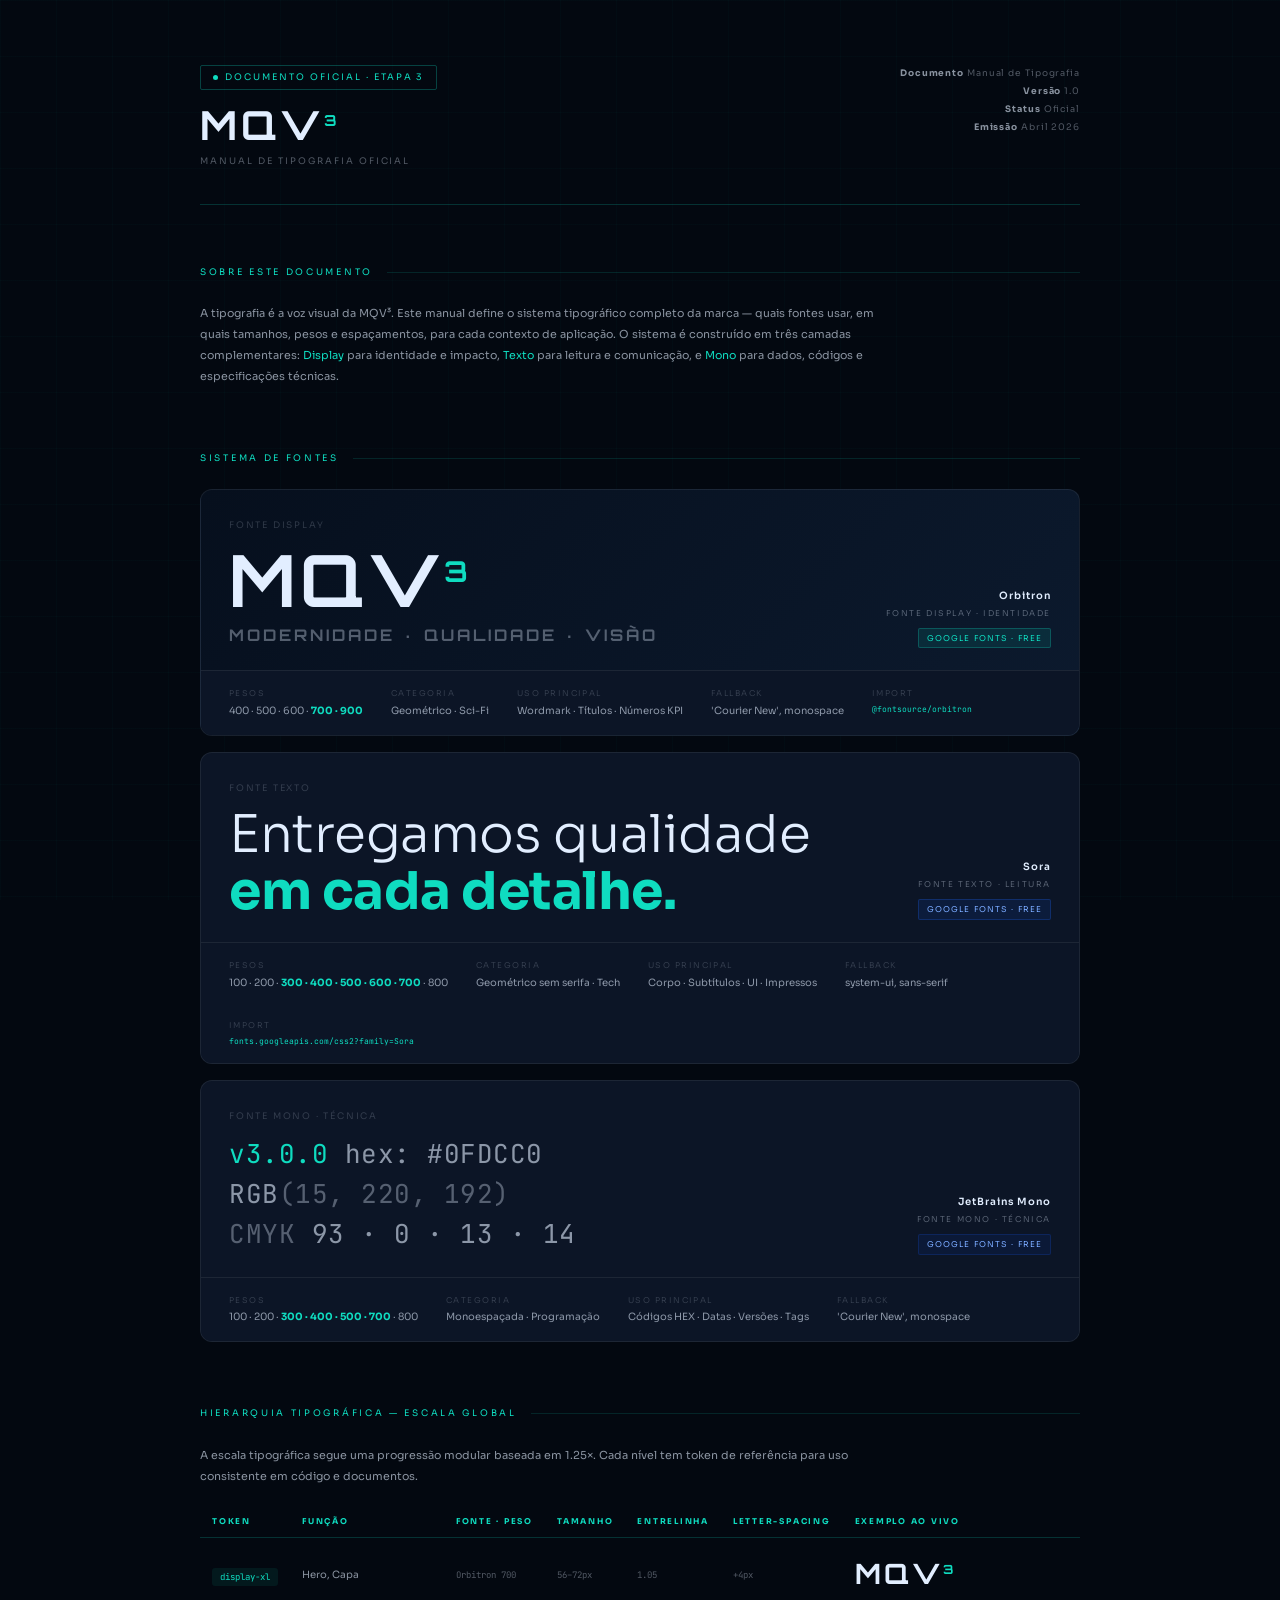
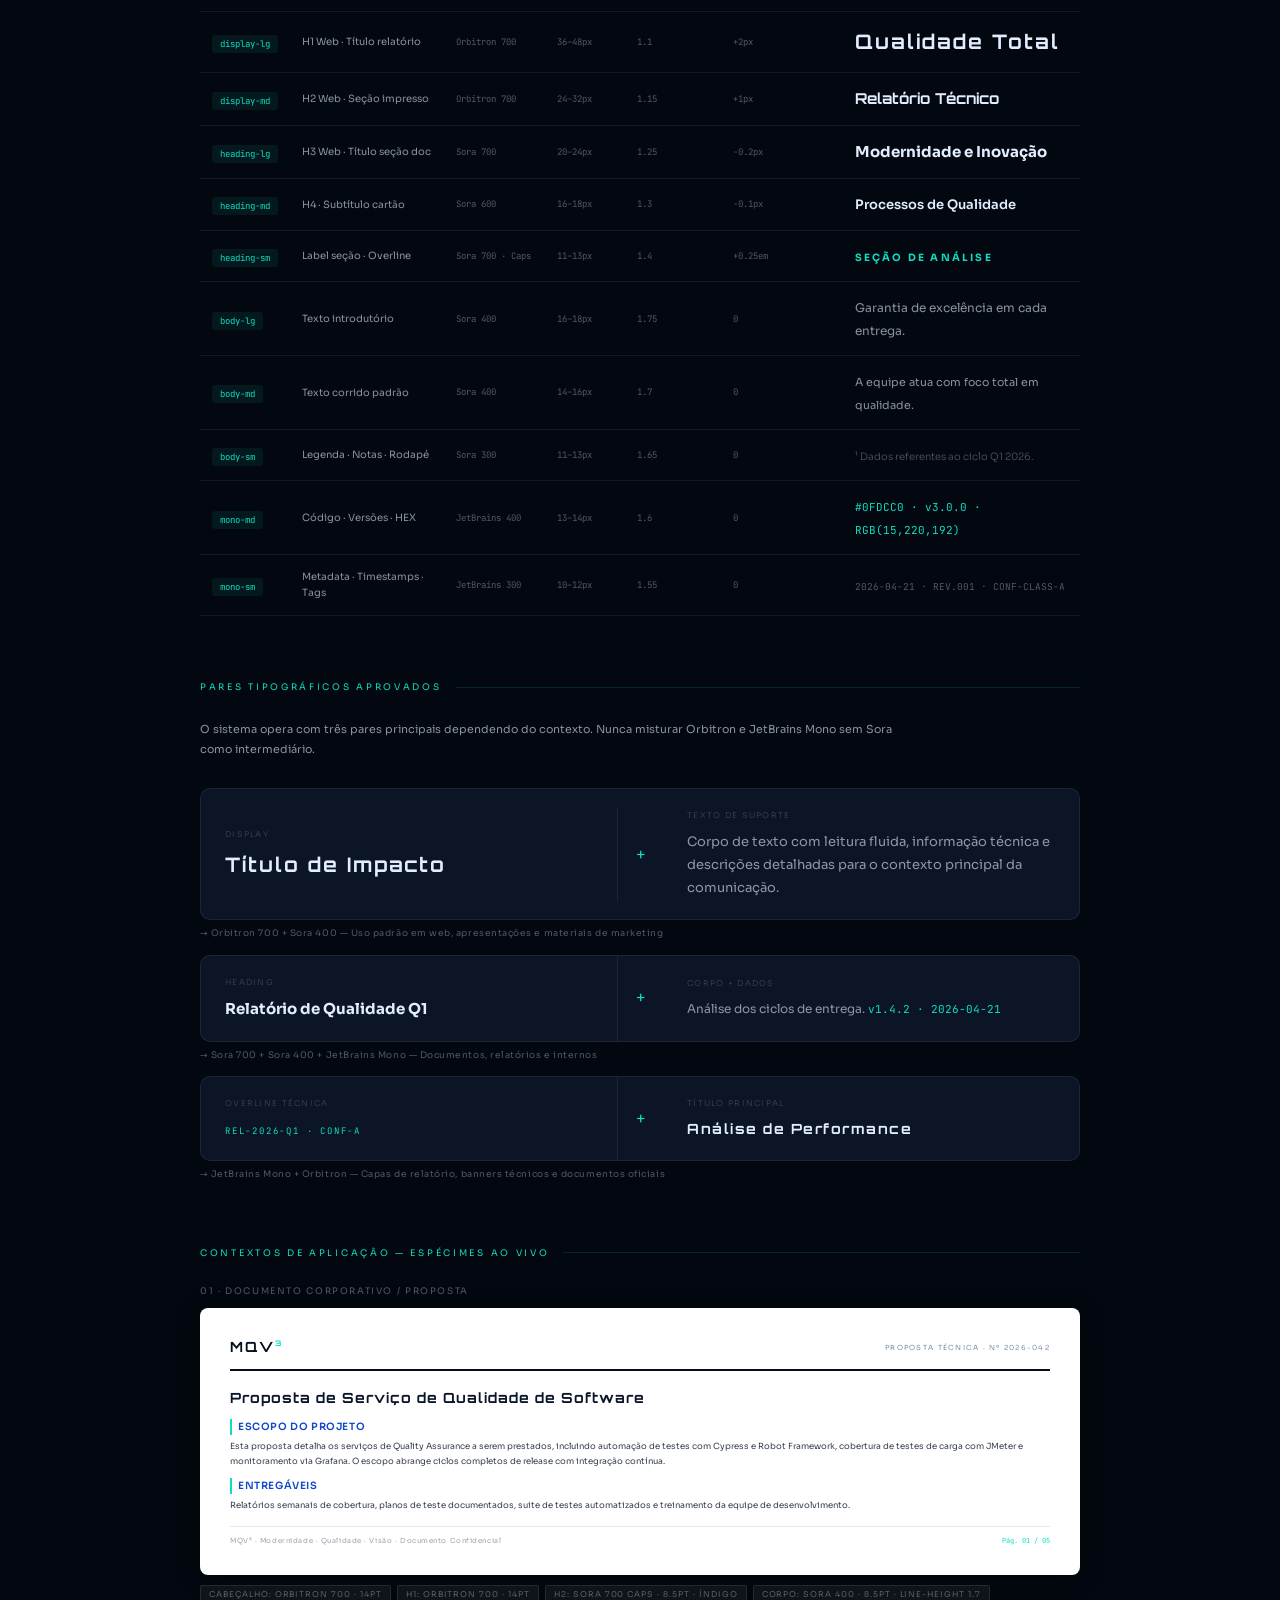
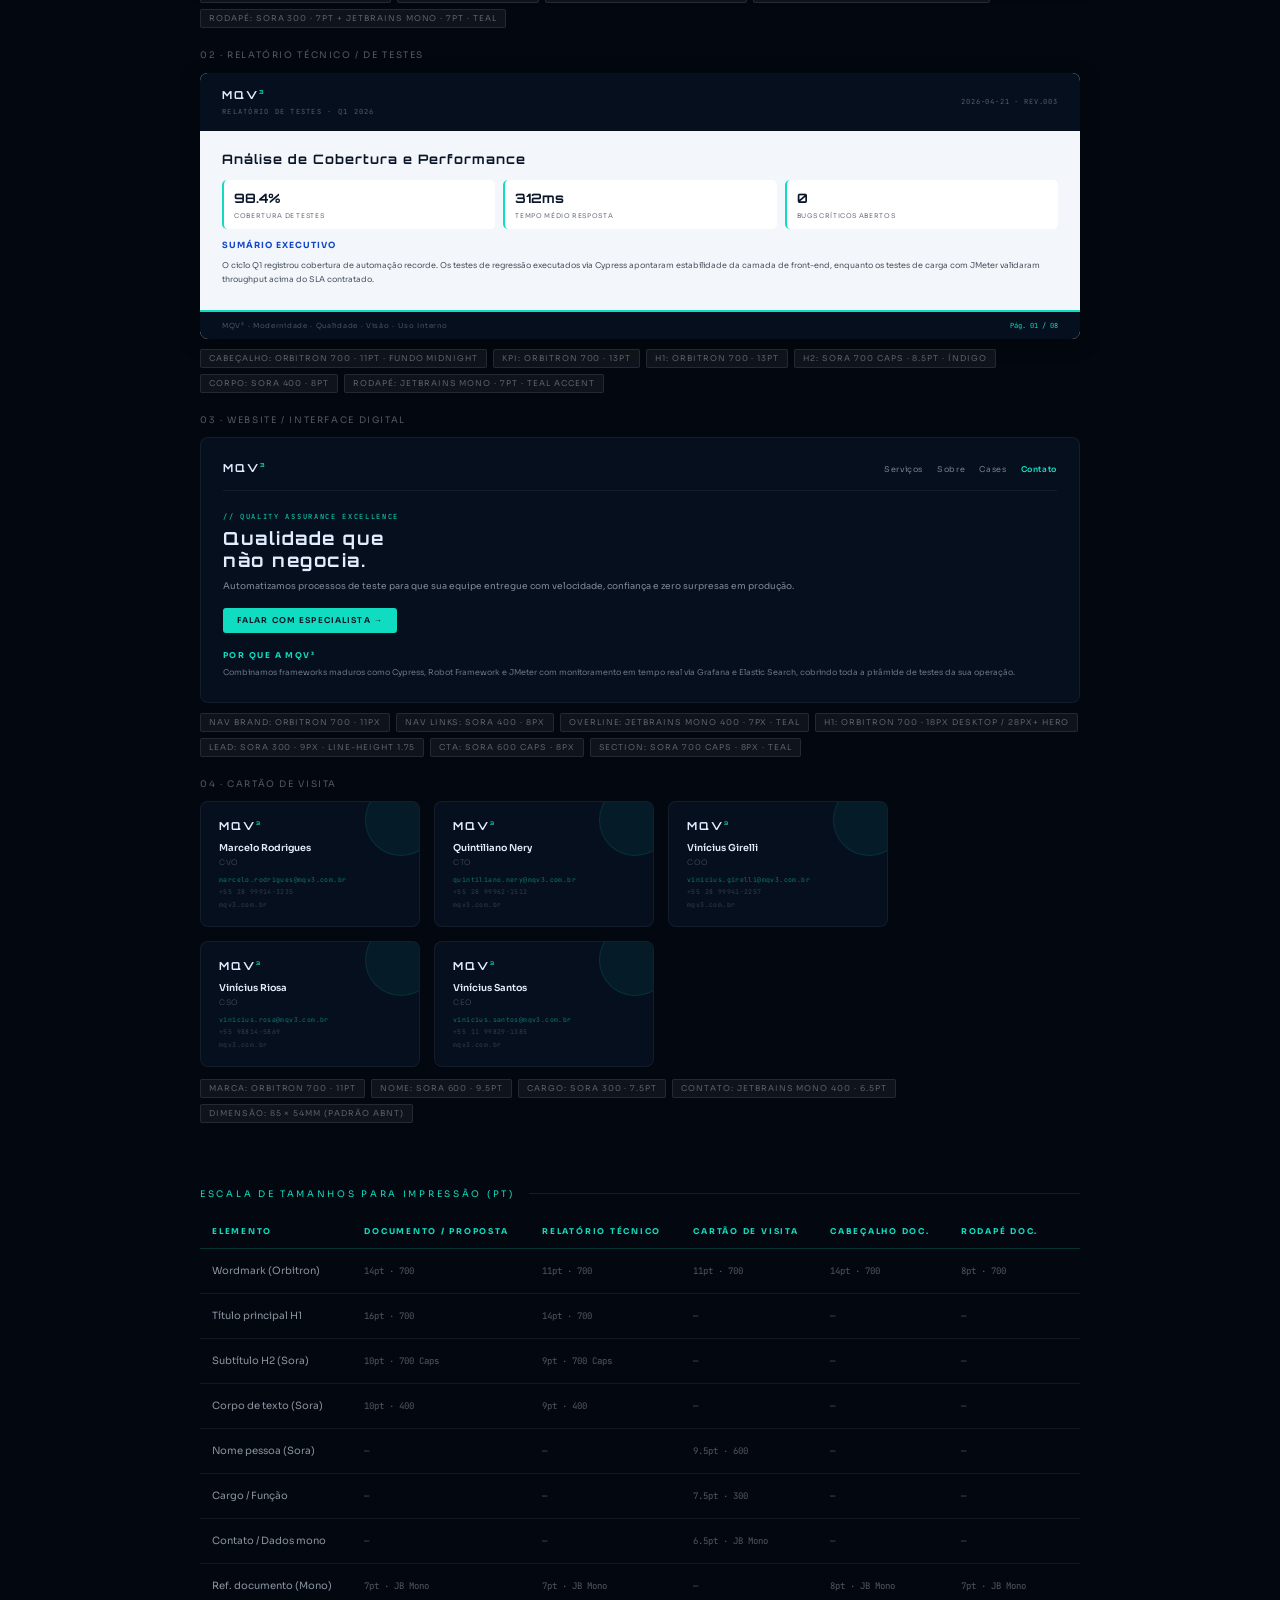
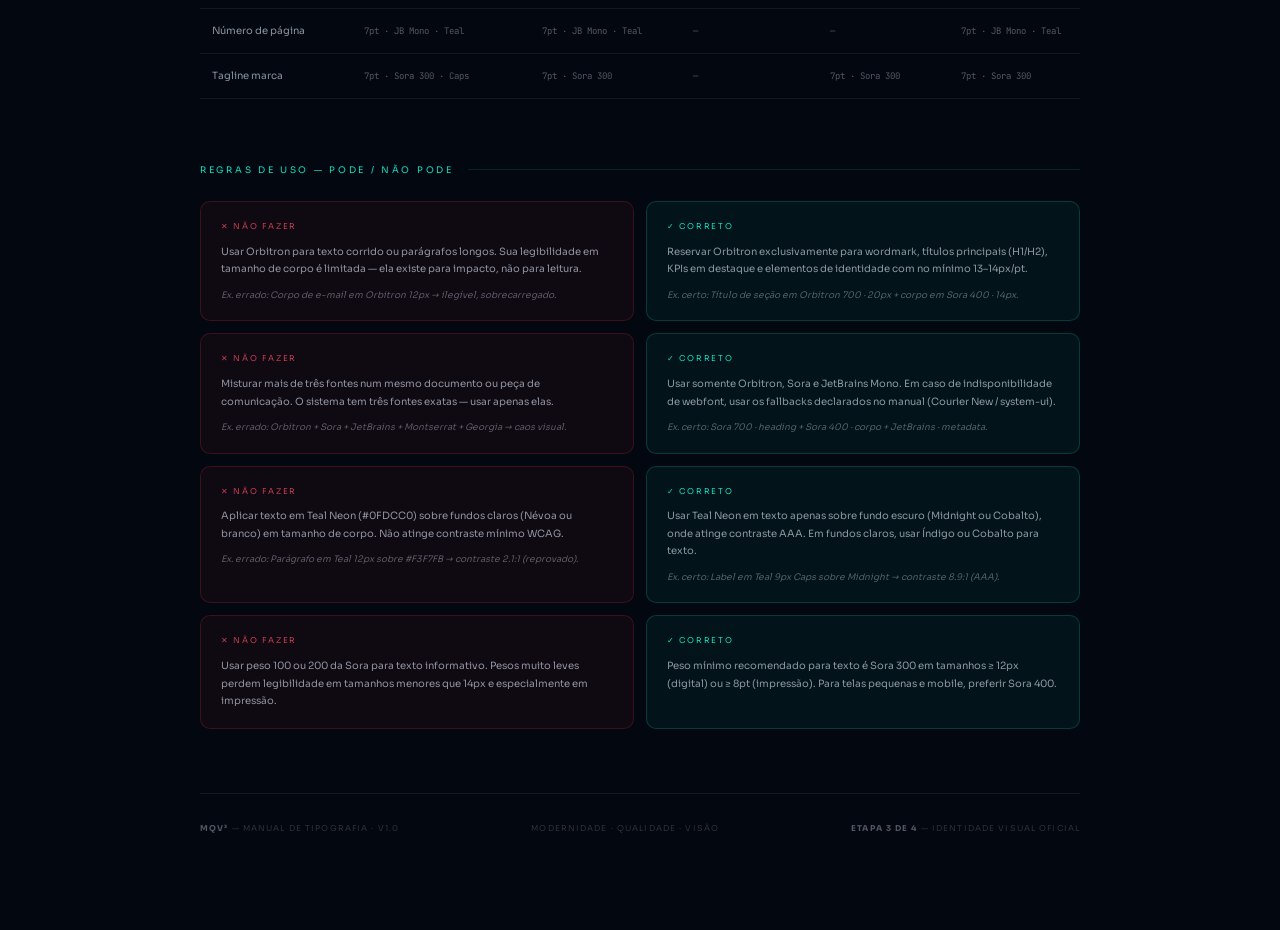
<file: mqv3-manual-tipografia.html>
<!DOCTYPE html>
<html lang="pt-BR">
<head>
<meta charset="UTF-8">
<meta name="viewport" content="width=device-width, initial-scale=1.0">
<title>MQV³ — Manual de Tipografia Oficial</title>
<link rel="preconnect" href="https://fonts.googleapis.com">
<link rel="preconnect" href="https://fonts.gstatic.com" crossorigin>
<link href="https://fonts.googleapis.com/css2?family=Orbitron:wght@700;900&family=Sora:wght@300;400;500;600;700&family=JetBrains+Mono:wght@300;400;500;700&display=swap" rel="stylesheet">
<style>
:root {
  --teal:     #0FDCC0;
  --cobalt:   #1A5FF8;
  --indigo:   #1248C8;
  --midnight: #060F1D;
  --mist:     #F3F7FB;
  --bg:       #030810;
  --surface:  #0C1526;
  --surface2: #111E35;
  --border:   rgba(255,255,255,0.07);
  --border-t: rgba(15,220,192,0.2);
  --t1: #E2EEFF;
  --t2: rgba(226,238,255,0.6);
  --t3: rgba(226,238,255,0.35);
  --t4: rgba(226,238,255,0.18);

  --f-display: 'Orbitron', 'Courier New', monospace;
  --f-body:    'Sora', system-ui, sans-serif;
  --f-mono:    'JetBrains Mono', 'Courier New', monospace;
}

*, *::before, *::after { box-sizing: border-box; margin: 0; padding: 0; }

html { scroll-behavior: smooth; }

body {
  background: var(--bg);
  color: var(--t1);
  font-family: var(--f-body);
  font-size: 14px;
  line-height: 1.6;
  overflow-x: hidden;
}

/* grid bg */
body::before {
  content: '';
  position: fixed; inset: 0; z-index: 0;
  background-image:
    linear-gradient(rgba(15,220,192,0.025) 1px, transparent 1px),
    linear-gradient(90deg, rgba(15,220,192,0.025) 1px, transparent 1px);
  background-size: 56px 56px;
  pointer-events: none;
}

/* ── Layout ─────────────────────────────────────── */
.wrap { position: relative; z-index: 1; max-width: 960px; margin: 0 auto; padding: 64px 40px 96px; }

/* ── Header ─────────────────────────────────────── */
.doc-header {
  display: flex; justify-content: space-between; align-items: flex-start;
  flex-wrap: wrap; gap: 24px;
  padding-bottom: 36px;
  border-bottom: 1px solid var(--border-t);
  margin-bottom: 60px;
}
.pill {
  display: inline-flex; align-items: center; gap: 7px;
  font-size: 9px; letter-spacing: 0.22em; text-transform: uppercase; color: var(--teal);
  border: 1px solid rgba(15,220,192,0.28); border-radius: 2px; padding: 4px 12px;
  width: fit-content; margin-bottom: 14px;
}
.pill-dot { width: 5px; height: 5px; border-radius: 50%; background: var(--teal); animation: blink 2.2s ease-in-out infinite; }
@keyframes blink { 0%,100%{opacity:1} 50%{opacity:.25} }

.doc-title { font-family: var(--f-display); font-size: clamp(26px,4.5vw,40px); font-weight: 700; letter-spacing: 4px; color: var(--t1); line-height: 1.05; }
.doc-title sup { font-size: .38em; color: var(--teal); letter-spacing: 0; }
.doc-sub { font-size: 9px; letter-spacing: 0.22em; text-transform: uppercase; color: var(--t3); margin-top: 8px; }
.meta-table p { font-size: 9px; letter-spacing: 0.1em; color: var(--t3); line-height: 2; text-align: right; }
.meta-table strong { color: var(--t2); }

/* ── Section ─────────────────────────────────────── */
.section { margin-bottom: 64px; }
.s-label {
  font-size: 9px; letter-spacing: 0.3em; text-transform: uppercase; color: var(--teal);
  display: flex; align-items: center; gap: 14px; margin-bottom: 24px;
}
.s-label::after { content:''; flex:1; height:1px; background: rgba(15,220,192,0.14); }
.s-intro { font-size: 11px; color: var(--t2); line-height: 1.9; max-width: 700px; margin-bottom: 28px; }

/* ── Font Cards (family showcase) ───────────────── */
.font-stack { display: flex; flex-direction: column; gap: 16px; }
.font-card {
  border-radius: 12px; overflow: hidden;
  border: 1px solid var(--border);
  transition: box-shadow .2s;
}
.font-card:hover { box-shadow: 0 12px 40px rgba(0,0,0,.5); }
.font-card-top {
  padding: 28px 28px 22px;
  display: flex; align-items: flex-end; justify-content: space-between; flex-wrap: wrap; gap: 16px;
}
.font-specimen-large { line-height: 1; }
.font-card-meta { text-align: right; }
.font-card-meta .fname { font-size: 10px; font-weight: 600; letter-spacing: 0.1em; color: var(--t1); margin-bottom: 3px; }
.font-card-meta .frole { font-size: 8px; letter-spacing: 0.2em; text-transform: uppercase; color: var(--t3); }
.font-card-meta .fbadge {
  display: inline-block; font-size: 8px; letter-spacing: 0.14em; text-transform: uppercase;
  padding: 3px 8px; border-radius: 2px; margin-top: 8px;
}
.font-card-bottom {
  background: var(--surface); padding: 16px 28px;
  display: flex; flex-wrap: wrap; gap: 28px;
  border-top: 1px solid var(--border);
}
.font-stat { display: flex; flex-direction: column; gap: 3px; }
.font-stat .sk { font-size: 8px; letter-spacing: 0.18em; text-transform: uppercase; color: var(--t4); }
.font-stat .sv { font-size: 10px; color: var(--t2); }

/* ── Scale tables ────────────────────────────────── */
.scale-table { width: 100%; border-collapse: collapse; }
.scale-table thead tr { border-bottom: 1px solid var(--border-t); }
.scale-table th { font-size: 8px; letter-spacing: 0.22em; text-transform: uppercase; color: var(--teal); padding: 0 12px 10px; text-align: left; white-space: nowrap; }
.scale-table tbody tr { border-bottom: 1px solid var(--border); transition: background .15s; }
.scale-table tbody tr:hover { background: rgba(255,255,255,0.03); }
.scale-table td { padding: 14px 12px; vertical-align: middle; }
.td-token { font-family: var(--f-mono); font-size: 9px; color: var(--teal); background: rgba(15,220,192,0.08); padding: 3px 8px; border-radius: 3px; white-space: nowrap; }
.td-role { font-size: 10px; color: var(--t2); }
.td-spec { font-family: var(--f-mono); font-size: 9px; color: var(--t3); }
.td-sample { max-width: 260px; }

/* ── Context blocks ──────────────────────────────── */
.ctx-grid { display: grid; grid-template-columns: repeat(auto-fill, minmax(280px, 1fr)); gap: 16px; }
.ctx-card {
  border-radius: 12px; border: 1px solid var(--border); overflow: hidden;
}
.ctx-card-label {
  background: var(--surface2); padding: 8px 16px;
  font-size: 8px; letter-spacing: 0.22em; text-transform: uppercase;
  color: var(--t3); border-bottom: 1px solid var(--border);
}
.ctx-card-body { padding: 20px; }

/* ── Specimen: Document ──────────────────────────── */
.spec-doc {
  background: #FFFFFF; border-radius: 8px; padding: 28px 30px;
  box-shadow: 0 4px 24px rgba(0,0,0,.4);
}
.spec-doc-header {
  display: flex; justify-content: space-between; align-items: center;
  border-bottom: 2px solid #060F1D; padding-bottom: 10px; margin-bottom: 16px;
}
.spec-doc-logo { font-family: 'Orbitron',monospace; font-size: 14px; font-weight: 700; color: #060F1D; letter-spacing: 2px; }
.spec-doc-logo sup { font-size: .55em; color: #0FDCC0; }
.spec-doc-type { font-family: 'Sora',sans-serif; font-size: 7px; letter-spacing: 0.18em; text-transform: uppercase; color: #7A8FA8; }
.spec-doc-h1 { font-family: 'Orbitron',monospace; font-size: 14px; font-weight: 700; color: #0A1628; letter-spacing: 1px; margin-bottom: 4px; }
.spec-doc-h2 { font-family: 'Sora',sans-serif; font-size: 10px; font-weight: 600; color: #1248C8; letter-spacing: 0.06em; margin: 10px 0 4px; text-transform: uppercase; border-left: 2px solid #0FDCC0; padding-left: 6px; }
.spec-doc-body { font-family: 'Sora',sans-serif; font-size: 8.5px; color: #374151; line-height: 1.7; margin-bottom: 8px; }
.spec-doc-footer {
  border-top: 1px solid #E5E7EB; margin-top: 14px; padding-top: 8px;
  display: flex; justify-content: space-between; align-items: center;
}
.spec-doc-footer-text { font-family: 'Sora',sans-serif; font-size: 7px; color: #9CA3AF; letter-spacing: 0.08em; }
.spec-doc-footer-page { font-family: 'JetBrains Mono',monospace; font-size: 7px; color: #0FDCC0; }

/* ── Specimen: Website ───────────────────────────── */
.spec-web {
  background: var(--midnight); border-radius: 8px; padding: 22px;
  border: 1px solid rgba(255,255,255,0.06);
}
.spec-web-nav {
  display: flex; justify-content: space-between; align-items: center;
  margin-bottom: 20px; padding-bottom: 12px; border-bottom: 1px solid rgba(255,255,255,0.06);
}
.spec-web-navbrand { font-family: 'Orbitron',monospace; font-size: 11px; font-weight: 700; color: #E2EEFF; letter-spacing: 2px; }
.spec-web-navbrand sup { font-size: .5em; color: #0FDCC0; }
.spec-web-navlinks { display: flex; gap: 14px; }
.spec-web-navlinks span { font-family: 'Sora',sans-serif; font-size: 8px; color: rgba(226,238,255,0.5); letter-spacing: 0.08em; }
.spec-web-hero { margin-bottom: 16px; }
.spec-web-overline { font-family: 'JetBrains Mono',monospace; font-size: 7px; color: #0FDCC0; letter-spacing: 0.24em; text-transform: uppercase; margin-bottom: 6px; }
.spec-web-h1 { font-family: 'Orbitron',monospace; font-size: 18px; font-weight: 700; color: #E2EEFF; letter-spacing: 1.5px; line-height: 1.2; margin-bottom: 8px; }
.spec-web-lead { font-family: 'Sora',sans-serif; font-size: 9px; color: rgba(226,238,255,0.55); line-height: 1.75; margin-bottom: 12px; }
.spec-web-cta {
  display: inline-block; font-family: 'Sora',sans-serif; font-size: 8px;
  font-weight: 600; letter-spacing: 0.14em; text-transform: uppercase;
  background: #0FDCC0; color: #060F1D; padding: 6px 14px; border-radius: 3px;
}
.spec-web-section-title { font-family: 'Sora',sans-serif; font-size: 8px; font-weight: 700; letter-spacing: 0.18em; text-transform: uppercase; color: #0FDCC0; margin: 14px 0 5px; }
.spec-web-body { font-family: 'Sora',sans-serif; font-size: 8px; color: rgba(226,238,255,0.45); line-height: 1.7; }

/* ── Specimen: Business Card ─────────────────────── */
.spec-card-wrap { display: flex; gap: 14px; flex-wrap: wrap; }
.spec-card {
  width: 220px; height: 126px; border-radius: 8px;
  display: flex; flex-direction: column; justify-content: space-between;
  padding: 16px 18px; position: relative; overflow: hidden; flex-shrink: 0;
}
.spec-card::after {
  content: ''; position: absolute; top: -18px; right: -18px;
  width: 72px; height: 72px; border-radius: 50%;
  background: rgba(15,220,192,0.06); border: 1px solid rgba(15,220,192,0.12);
}
.sc-brand { font-family: 'Orbitron',monospace; font-size: 11px; font-weight: 700; letter-spacing: 2px; }
.sc-brand sup { font-size: .45em; color: #0FDCC0; }
.sc-name { font-family: 'Sora',sans-serif; font-size: 9.5px; font-weight: 600; margin-bottom: 1px; }
.sc-role { font-family: 'Sora',sans-serif; font-size: 7.5px; font-weight: 300; opacity: .55; letter-spacing: 0.08em; }
.sc-contact { display: flex; flex-direction: column; gap: 2px; }
.sc-contact span { font-family: 'JetBrains Mono',monospace; font-size: 6.5px; opacity: .5; letter-spacing: 0.06em; }

/* ── Specimen: Report ────────────────────────────── */
.spec-report {
  background: #F3F7FB; border-radius: 8px; overflow: hidden;
  box-shadow: 0 4px 20px rgba(0,0,0,.35);
}
.report-header-band {
  background: #060F1D; padding: 14px 22px;
  display: flex; justify-content: space-between; align-items: center;
}
.report-header-left { display: flex; flex-direction: column; gap: 2px; }
.rh-brand { font-family: 'Orbitron',monospace; font-size: 11px; font-weight: 700; color: #E2EEFF; letter-spacing: 2px; }
.rh-brand sup { font-size: .5em; color: #0FDCC0; }
.rh-subtitle { font-family: 'JetBrains Mono',monospace; font-size: 7px; color: rgba(226,238,255,0.35); letter-spacing: 0.18em; text-transform: uppercase; }
.rh-date { font-family: 'JetBrains Mono',monospace; font-size: 7px; color: rgba(226,238,255,0.35); letter-spacing: 0.12em; }
.report-body { padding: 18px 22px; }
.report-h1 { font-family: 'Orbitron',monospace; font-size: 13px; font-weight: 700; color: #0A1628; letter-spacing: 1px; margin-bottom: 6px; }
.report-h2 { font-family: 'Sora',sans-serif; font-size: 8.5px; font-weight: 700; color: #1248C8; letter-spacing: 0.12em; text-transform: uppercase; margin: 10px 0 5px; }
.report-p { font-family: 'Sora',sans-serif; font-size: 8px; color: #4B5563; line-height: 1.75; margin-bottom: 6px; }
.report-kpi-row { display: flex; gap: 8px; margin: 10px 0; }
.report-kpi {
  flex: 1; background: #FFFFFF; border-radius: 5px; padding: 8px 10px;
  border-left: 2px solid #0FDCC0;
}
.kpi-val { font-family: 'Orbitron',monospace; font-size: 13px; font-weight: 700; color: #0A1628; }
.kpi-label { font-family: 'Sora',sans-serif; font-size: 6.5px; color: #6B7280; letter-spacing: 0.1em; text-transform: uppercase; margin-top: 2px; }
.report-footer-band {
  background: #060F1D; padding: 8px 22px;
  display: flex; justify-content: space-between; align-items: center;
  border-top: 2px solid #0FDCC0;
}
.rf-left { font-family: 'Sora',sans-serif; font-size: 7px; color: rgba(226,238,255,0.3); letter-spacing: 0.1em; }
.rf-right { font-family: 'JetBrains Mono',monospace; font-size: 7px; color: #0FDCC0; }

/* ── Don't/Do blocks ─────────────────────────────── */
.rule-grid { display: grid; grid-template-columns: 1fr 1fr; gap: 12px; }
.rule-card { border-radius: 10px; padding: 18px 20px; }
.rule-card.dont { background: rgba(255,50,70,.05); border: 1px solid rgba(255,50,70,.18); }
.rule-card.do   { background: rgba(15,220,192,.05); border: 1px solid rgba(15,220,192,.2); }
.rule-tag { font-size: 8px; letter-spacing: 0.22em; text-transform: uppercase; margin-bottom: 10px; }
.rule-tag.dont { color: rgba(255,80,100,.75); }
.rule-tag.do   { color: var(--teal); }
.rule-text { font-size: 10px; color: var(--t2); line-height: 1.75; }
.rule-example { margin-top: 10px; font-size: 9px; color: var(--t3); font-style: italic; line-height: 1.6; }

/* ── Pairing visual ──────────────────────────────── */
.pairing-row {
  display: flex; align-items: center; gap: 0;
  background: var(--surface); border-radius: 10px;
  border: 1px solid var(--border); overflow: hidden; margin-bottom: 10px;
}
.pairing-left  { padding: 20px 24px; flex: 1; border-right: 1px solid var(--border); }
.pairing-arrow { padding: 0 18px; color: var(--teal); font-size: 16px; flex-shrink: 0; }
.pairing-right { padding: 20px 24px; flex: 1; }
.pairing-label { font-size: 8px; letter-spacing: 0.16em; text-transform: uppercase; color: var(--t4); margin-bottom: 8px; }

/* ── Footer ──────────────────────────────────────── */
.doc-footer {
  border-top: 1px solid var(--border);
  padding-top: 28px; margin-top: 16px;
  display: flex; justify-content: space-between; flex-wrap: wrap; gap: 10px;
}
.doc-footer p { font-size: 8px; letter-spacing: 0.14em; text-transform: uppercase; color: var(--t4); }
.doc-footer strong { color: var(--t3); }

/* ── Helpers ─────────────────────────────────────── */
.tag-chip {
  display: inline-block; font-size: 8px; letter-spacing: 0.12em; text-transform: uppercase;
  padding: 2px 8px; border-radius: 2px;
  background: rgba(255,255,255,.05); border: 1px solid rgba(255,255,255,.09);
  color: var(--t3);
}
.highlight { color: var(--teal); }
table.scale-table { margin-top: 4px; }
</style>
</head>
<body>
<div class="wrap">

  <!-- ══ HEADER ══════════════════════════════════════════════ -->
  <div class="doc-header">
    <div>
      <div class="pill"><span class="pill-dot"></span>Documento oficial · Etapa 3</div>
      <div class="doc-title">MQV<sup>3</sup></div>
      <p class="doc-sub">Manual de Tipografia Oficial</p>
    </div>
    <div class="meta-table">
      <p><strong>Documento</strong> Manual de Tipografia</p>
      <p><strong>Versão</strong> 1.0</p>
      <p><strong>Status</strong> Oficial</p>
      <p><strong>Emissão</strong> Abril 2026</p>
    </div>
  </div>

  <!-- ══ INTRO ════════════════════════════════════════════════ -->
  <div class="section">
    <p class="s-label">Sobre este documento</p>
    <p class="s-intro">
      A tipografia é a voz visual da MQV³. Este manual define o sistema tipográfico completo da marca — quais fontes usar, em quais tamanhos, pesos e espaçamentos, para cada contexto de aplicação. O sistema é construído em três camadas complementares: <span class="highlight">Display</span> para identidade e impacto, <span class="highlight">Texto</span> para leitura e comunicação, e <span class="highlight">Mono</span> para dados, códigos e especificações técnicas.
    </p>
  </div>

  <!-- ══ SISTEMA DE FONTES ════════════════════════════════════ -->
  <div class="section">
    <p class="s-label">Sistema de fontes</p>

    <!-- ORBITRON -->
    <div class="font-stack">
      <div class="font-card" style="background: linear-gradient(135deg, #060F1D 0%, #0C1A2E 100%);">
        <div class="font-card-top">
          <div>
            <p style="font-size:9px;letter-spacing:.2em;text-transform:uppercase;color:var(--t4);margin-bottom:10px;">Fonte Display</p>
            <div class="font-specimen-large" style="font-family:'Orbitron',monospace;font-weight:700;font-size:clamp(42px,7vw,72px);color:var(--t1);letter-spacing:4px;">MQV<sup style="font-size:.4em;color:#0FDCC0;vertical-align:super;">3</sup></div>
            <div style="font-family:'Orbitron',monospace;font-weight:700;font-size:clamp(11px,2vw,16px);color:var(--t3);letter-spacing:3px;margin-top:8px;">MODERNIDADE · QUALIDADE · VISÃO</div>
          </div>
          <div class="font-card-meta">
            <p class="fname">Orbitron</p>
            <p class="frole">Fonte Display · Identidade</p>
            <div class="fbadge" style="background:rgba(15,220,192,.1);color:#0FDCC0;border:1px solid rgba(15,220,192,.25);">Google Fonts · Free</div>
          </div>
        </div>
        <div class="font-card-bottom">
          <div class="font-stat"><span class="sk">Pesos</span><span class="sv">400 · 500 · 600 · <strong style="color:var(--teal)">700 · 900</strong></span></div>
          <div class="font-stat"><span class="sk">Categoria</span><span class="sv">Geométrico · Sci-Fi</span></div>
          <div class="font-stat"><span class="sk">Uso principal</span><span class="sv">Wordmark · Títulos · Números KPI</span></div>
          <div class="font-stat"><span class="sk">Fallback</span><span class="sv">'Courier New', monospace</span></div>
          <div class="font-stat"><span class="sk">Import</span><span class="sv" style="font-family:var(--f-mono);font-size:8px;color:var(--teal);">@fontsource/orbitron</span></div>
        </div>
      </div>

      <!-- SORA -->
      <div class="font-card" style="background: var(--surface);">
        <div class="font-card-top">
          <div>
            <p style="font-size:9px;letter-spacing:.2em;text-transform:uppercase;color:var(--t4);margin-bottom:10px;">Fonte Texto</p>
            <div class="font-specimen-large" style="font-family:'Sora',sans-serif;font-weight:300;font-size:clamp(28px,5vw,52px);color:var(--t1);letter-spacing:-0.5px;line-height:1.1;">Entregamos qualidade<br><span style="font-weight:700;color:var(--teal);">em cada detalhe.</span></div>
          </div>
          <div class="font-card-meta">
            <p class="fname">Sora</p>
            <p class="frole">Fonte Texto · Leitura</p>
            <div class="fbadge" style="background:rgba(26,95,248,.1);color:#7AAAFF;border:1px solid rgba(26,95,248,.25);">Google Fonts · Free</div>
          </div>
        </div>
        <div class="font-card-bottom">
          <div class="font-stat"><span class="sk">Pesos</span><span class="sv">100 · 200 · <strong style="color:var(--teal)">300 · 400 · 500 · 600 · 700</strong> · 800</span></div>
          <div class="font-stat"><span class="sk">Categoria</span><span class="sv">Geométrico sem serifa · Tech</span></div>
          <div class="font-stat"><span class="sk">Uso principal</span><span class="sv">Corpo · Subtítulos · UI · Impressos</span></div>
          <div class="font-stat"><span class="sk">Fallback</span><span class="sv">system-ui, sans-serif</span></div>
          <div class="font-stat"><span class="sk">Import</span><span class="sv" style="font-family:var(--f-mono);font-size:8px;color:var(--teal);">fonts.googleapis.com/css2?family=Sora</span></div>
        </div>
      </div>

      <!-- JETBRAINS MONO -->
      <div class="font-card" style="background: var(--surface);">
        <div class="font-card-top">
          <div>
            <p style="font-size:9px;letter-spacing:.2em;text-transform:uppercase;color:var(--t4);margin-bottom:10px;">Fonte Mono · Técnica</p>
            <div class="font-specimen-large" style="font-family:'JetBrains Mono',monospace;font-weight:400;font-size:clamp(16px,3vw,26px);color:var(--t2);letter-spacing:.5px;line-height:1.55;">
              <span style="color:#0FDCC0;">v3.0.0</span>  hex: #0FDCC0<br>
              RGB<span style="color:var(--t3);">(15, 220, 192)</span><br>
              <span style="color:var(--t3);">CMYK</span> 93 · 0 · 13 · 14
            </div>
          </div>
          <div class="font-card-meta">
            <p class="fname">JetBrains Mono</p>
            <p class="frole">Fonte Mono · Técnica</p>
            <div class="fbadge" style="background:rgba(18,72,200,.1);color:#7AAAFF;border:1px solid rgba(18,72,200,.25);">Google Fonts · Free</div>
          </div>
        </div>
        <div class="font-card-bottom">
          <div class="font-stat"><span class="sk">Pesos</span><span class="sv">100 · 200 · <strong style="color:var(--teal)">300 · 400 · 500 · 700</strong> · 800</span></div>
          <div class="font-stat"><span class="sk">Categoria</span><span class="sv">Monoespaçada · Programação</span></div>
          <div class="font-stat"><span class="sk">Uso principal</span><span class="sv">Códigos HEX · Datas · Versões · Tags</span></div>
          <div class="font-stat"><span class="sk">Fallback</span><span class="sv">'Courier New', monospace</span></div>
        </div>
      </div>
    </div>
  </div>

  <!-- ══ HIERARQUIA TIPOGRÁFICA ═══════════════════════════════ -->
  <div class="section">
    <p class="s-label">Hierarquia tipográfica — Escala global</p>
    <p class="s-intro">A escala tipográfica segue uma progressão modular baseada em 1.25×. Cada nível tem token de referência para uso consistente em código e documentos.</p>

    <table class="scale-table">
      <thead>
        <tr>
          <th>Token</th>
          <th>Função</th>
          <th>Fonte · Peso</th>
          <th>Tamanho</th>
          <th>Entrelinha</th>
          <th>Letter-spacing</th>
          <th>Exemplo ao vivo</th>
        </tr>
      </thead>
      <tbody>
        <tr>
          <td><span class="td-token">display-xl</span></td>
          <td class="td-role">Hero, Capa</td>
          <td class="td-spec">Orbitron 700</td>
          <td class="td-spec">56–72px</td>
          <td class="td-spec">1.05</td>
          <td class="td-spec">+4px</td>
          <td class="td-sample"><span style="font-family:'Orbitron',monospace;font-weight:700;font-size:28px;color:var(--t1);letter-spacing:3px;">MQV<sup style="font-size:.45em;color:#0FDCC0;">3</sup></span></td>
        </tr>
        <tr>
          <td><span class="td-token">display-lg</span></td>
          <td class="td-role">H1 Web · Título relatório</td>
          <td class="td-spec">Orbitron 700</td>
          <td class="td-spec">36–48px</td>
          <td class="td-spec">1.1</td>
          <td class="td-spec">+2px</td>
          <td class="td-sample"><span style="font-family:'Orbitron',monospace;font-weight:700;font-size:20px;color:var(--t1);letter-spacing:2px;">Qualidade Total</span></td>
        </tr>
        <tr>
          <td><span class="td-token">display-md</span></td>
          <td class="td-role">H2 Web · Seção impresso</td>
          <td class="td-spec">Orbitron 700</td>
          <td class="td-spec">24–32px</td>
          <td class="td-spec">1.15</td>
          <td class="td-spec">+1px</td>
          <td class="td-sample"><span style="font-family:'Orbitron',monospace;font-weight:700;font-size:15px;color:var(--t1);">Relatório Técnico</span></td>
        </tr>
        <tr>
          <td><span class="td-token">heading-lg</span></td>
          <td class="td-role">H3 Web · Título seção doc</td>
          <td class="td-spec">Sora 700</td>
          <td class="td-spec">20–24px</td>
          <td class="td-spec">1.25</td>
          <td class="td-spec">−0.2px</td>
          <td class="td-sample"><span style="font-family:'Sora',sans-serif;font-weight:700;font-size:15px;color:var(--t1);">Modernidade e Inovação</span></td>
        </tr>
        <tr>
          <td><span class="td-token">heading-md</span></td>
          <td class="td-role">H4 · Subtítulo cartão</td>
          <td class="td-spec">Sora 600</td>
          <td class="td-spec">16–18px</td>
          <td class="td-spec">1.3</td>
          <td class="td-spec">−0.1px</td>
          <td class="td-sample"><span style="font-family:'Sora',sans-serif;font-weight:600;font-size:13px;color:var(--t1);">Processos de Qualidade</span></td>
        </tr>
        <tr>
          <td><span class="td-token">heading-sm</span></td>
          <td class="td-role">Label seção · Overline</td>
          <td class="td-spec">Sora 700 · Caps</td>
          <td class="td-spec">11–13px</td>
          <td class="td-spec">1.4</td>
          <td class="td-spec">+0.25em</td>
          <td class="td-sample"><span style="font-family:'Sora',sans-serif;font-weight:700;font-size:10px;color:var(--teal);letter-spacing:.22em;text-transform:uppercase;">Seção de análise</span></td>
        </tr>
        <tr>
          <td><span class="td-token">body-lg</span></td>
          <td class="td-role">Texto introdutório</td>
          <td class="td-spec">Sora 400</td>
          <td class="td-spec">16–18px</td>
          <td class="td-spec">1.75</td>
          <td class="td-spec">0</td>
          <td class="td-sample"><span style="font-family:'Sora',sans-serif;font-weight:400;font-size:12px;color:var(--t2);">Garantia de excelência em cada entrega.</span></td>
        </tr>
        <tr>
          <td><span class="td-token">body-md</span></td>
          <td class="td-role">Texto corrido padrão</td>
          <td class="td-spec">Sora 400</td>
          <td class="td-spec">14–16px</td>
          <td class="td-spec">1.7</td>
          <td class="td-spec">0</td>
          <td class="td-sample"><span style="font-family:'Sora',sans-serif;font-weight:400;font-size:11px;color:var(--t2);">A equipe atua com foco total em qualidade.</span></td>
        </tr>
        <tr>
          <td><span class="td-token">body-sm</span></td>
          <td class="td-role">Legenda · Notas · Rodapé</td>
          <td class="td-spec">Sora 300</td>
          <td class="td-spec">11–13px</td>
          <td class="td-spec">1.65</td>
          <td class="td-spec">0</td>
          <td class="td-sample"><span style="font-family:'Sora',sans-serif;font-weight:300;font-size:10px;color:var(--t3);">¹ Dados referentes ao ciclo Q1 2026.</span></td>
        </tr>
        <tr>
          <td><span class="td-token">mono-md</span></td>
          <td class="td-role">Código · Versões · HEX</td>
          <td class="td-spec">JetBrains 400</td>
          <td class="td-spec">13–14px</td>
          <td class="td-spec">1.6</td>
          <td class="td-spec">0</td>
          <td class="td-sample"><span style="font-family:'JetBrains Mono',monospace;font-size:11px;color:var(--teal);">#0FDCC0 · v3.0.0 · RGB(15,220,192)</span></td>
        </tr>
        <tr>
          <td><span class="td-token">mono-sm</span></td>
          <td class="td-role">Metadata · Timestamps · Tags</td>
          <td class="td-spec">JetBrains 300</td>
          <td class="td-spec">10–12px</td>
          <td class="td-spec">1.55</td>
          <td class="td-spec">0</td>
          <td class="td-sample"><span style="font-family:'JetBrains Mono',monospace;font-size:9.5px;color:var(--t3);">2026-04-21 · REV.001 · CONF-CLASS-A</span></td>
        </tr>
      </tbody>
    </table>
  </div>

  <!-- ══ PARES TIPOGRÁFICOS ════════════════════════════════════ -->
  <div class="section">
    <p class="s-label">Pares tipográficos aprovados</p>
    <p class="s-intro">O sistema opera com três pares principais dependendo do contexto. Nunca misturar Orbitron e JetBrains Mono sem Sora como intermediário.</p>

    <div class="pairing-row">
      <div class="pairing-left">
        <p class="pairing-label">Display</p>
        <span style="font-family:'Orbitron',monospace;font-weight:700;font-size:20px;color:var(--t1);letter-spacing:2px;">Título de Impacto</span>
      </div>
      <div class="pairing-arrow">+</div>
      <div class="pairing-right">
        <p class="pairing-label">Texto de suporte</p>
        <span style="font-family:'Sora',sans-serif;font-weight:400;font-size:13px;color:var(--t2);line-height:1.7;">Corpo de texto com leitura fluida, informação técnica e descrições detalhadas para o contexto principal da comunicação.</span>
      </div>
    </div>
    <p style="font-size:9px;color:var(--t3);margin:-4px 0 14px 0;letter-spacing:.06em;"> → Orbitron 700 + Sora 400 — Uso padrão em web, apresentações e materiais de marketing</p>

    <div class="pairing-row">
      <div class="pairing-left">
        <p class="pairing-label">Heading</p>
        <span style="font-family:'Sora',sans-serif;font-weight:700;font-size:15px;color:var(--t1);">Relatório de Qualidade Q1</span>
      </div>
      <div class="pairing-arrow">+</div>
      <div class="pairing-right">
        <p class="pairing-label">Corpo + dados</p>
        <span style="font-family:'Sora',sans-serif;font-weight:400;font-size:12px;color:var(--t2);line-height:1.7;">Análise dos ciclos de entrega. <span style="font-family:'JetBrains Mono',monospace;color:var(--teal);font-size:11px;">v1.4.2 · 2026-04-21</span></span>
      </div>
    </div>
    <p style="font-size:9px;color:var(--t3);margin:-4px 0 14px 0;letter-spacing:.06em;"> → Sora 700 + Sora 400 + JetBrains Mono — Documentos, relatórios e internos</p>

    <div class="pairing-row">
      <div class="pairing-left">
        <p class="pairing-label">Overline técnica</p>
        <span style="font-family:'JetBrains Mono',monospace;font-size:9px;color:var(--teal);letter-spacing:.2em;text-transform:uppercase;">REL-2026-Q1 · CONF-A</span>
      </div>
      <div class="pairing-arrow">+</div>
      <div class="pairing-right">
        <p class="pairing-label">Título principal</p>
        <span style="font-family:'Orbitron',monospace;font-weight:700;font-size:14px;color:var(--t1);letter-spacing:1.5px;">Análise de Performance</span>
      </div>
    </div>
    <p style="font-size:9px;color:var(--t3);margin:-4px 0 0 0;letter-spacing:.06em;"> → JetBrains Mono + Orbitron — Capas de relatório, banners técnicos e documentos oficiais</p>
  </div>

  <!-- ══ CONTEXTOS DE APLICAÇÃO ════════════════════════════════ -->
  <div class="section">
    <p class="s-label">Contextos de aplicação — Espécimes ao vivo</p>

    <div style="display:grid;gap:20px;">

      <!-- DOCUMENTO CORPORATIVO -->
      <div>
        <p style="font-size:9px;letter-spacing:.18em;text-transform:uppercase;color:var(--t3);margin-bottom:10px;">01 · Documento corporativo / Proposta</p>
        <div class="spec-doc">
          <div class="spec-doc-header">
            <span class="spec-doc-logo">MQV<sup>3</sup></span>
            <span class="spec-doc-type">Proposta Técnica · Nº 2026-042</span>
          </div>
          <p class="spec-doc-h1">Proposta de Serviço de Qualidade de Software</p>
          <p class="spec-doc-h2">Escopo do Projeto</p>
          <p class="spec-doc-body">Esta proposta detalha os serviços de Quality Assurance a serem prestados, incluindo automação de testes com Cypress e Robot Framework, cobertura de testes de carga com JMeter e monitoramento via Grafana. O escopo abrange ciclos completos de release com integração contínua.</p>
          <p class="spec-doc-h2">Entregáveis</p>
          <p class="spec-doc-body">Relatórios semanais de cobertura, planos de teste documentados, suite de testes automatizados e treinamento da equipe de desenvolvimento.</p>
          <div class="spec-doc-footer">
            <span class="spec-doc-footer-text">MQV³ · Modernidade · Qualidade · Visão · Documento Confidencial</span>
            <span class="spec-doc-footer-page">Pág. 01 / 05</span>
          </div>
        </div>
        <div style="margin-top:10px;display:flex;flex-wrap:wrap;gap:6px;">
          <span class="tag-chip">Cabeçalho: Orbitron 700 · 14pt</span>
          <span class="tag-chip">H1: Orbitron 700 · 14pt</span>
          <span class="tag-chip">H2: Sora 700 Caps · 8.5pt · Índigo</span>
          <span class="tag-chip">Corpo: Sora 400 · 8.5pt · line-height 1.7</span>
          <span class="tag-chip">Rodapé: Sora 300 · 7pt + JetBrains Mono · 7pt · Teal</span>
        </div>
      </div>

      <!-- RELATÓRIO -->
      <div>
        <p style="font-size:9px;letter-spacing:.18em;text-transform:uppercase;color:var(--t3);margin-bottom:10px;">02 · Relatório técnico / de testes</p>
        <div class="spec-report">
          <div class="report-header-band">
            <div class="report-header-left">
              <span class="rh-brand">MQV<sup>3</sup></span>
              <span class="rh-subtitle">Relatório de Testes · Q1 2026</span>
            </div>
            <span class="rh-date">2026-04-21 · REV.003</span>
          </div>
          <div class="report-body">
            <p class="report-h1">Análise de Cobertura e Performance</p>
            <div class="report-kpi-row">
              <div class="report-kpi"><div class="kpi-val">98.4%</div><div class="kpi-label">Cobertura de testes</div></div>
              <div class="report-kpi"><div class="kpi-val">312ms</div><div class="kpi-label">Tempo médio resposta</div></div>
              <div class="report-kpi"><div class="kpi-val">0</div><div class="kpi-label">Bugs críticos abertos</div></div>
            </div>
            <p class="report-h2">Sumário Executivo</p>
            <p class="report-p">O ciclo Q1 registrou cobertura de automação recorde. Os testes de regressão executados via Cypress apontaram estabilidade da camada de front-end, enquanto os testes de carga com JMeter validaram throughput acima do SLA contratado.</p>
          </div>
          <div class="report-footer-band">
            <span class="rf-left">MQV³ · Modernidade · Qualidade · Visão · Uso Interno</span>
            <span class="rf-right">Pág. 01 / 08</span>
          </div>
        </div>
        <div style="margin-top:10px;display:flex;flex-wrap:wrap;gap:6px;">
          <span class="tag-chip">Cabeçalho: Orbitron 700 · 11pt · fundo Midnight</span>
          <span class="tag-chip">KPI: Orbitron 700 · 13pt</span>
          <span class="tag-chip">H1: Orbitron 700 · 13pt</span>
          <span class="tag-chip">H2: Sora 700 Caps · 8.5pt · Índigo</span>
          <span class="tag-chip">Corpo: Sora 400 · 8pt</span>
          <span class="tag-chip">Rodapé: JetBrains Mono · 7pt · Teal accent</span>
        </div>
      </div>

      <!-- WEBSITE -->
      <div>
        <p style="font-size:9px;letter-spacing:.18em;text-transform:uppercase;color:var(--t3);margin-bottom:10px;">03 · Website / Interface digital</p>
        <div class="spec-web">
          <div class="spec-web-nav">
            <span class="spec-web-navbrand">MQV<sup>3</sup></span>
            <div class="spec-web-navlinks">
              <span>Serviços</span><span>Sobre</span><span>Cases</span>
              <span style="color:#0FDCC0;font-weight:600;">Contato</span>
            </div>
          </div>
          <div class="spec-web-hero">
            <p class="spec-web-overline">// Quality Assurance Excellence</p>
            <p class="spec-web-h1">Qualidade que<br>não negocia.</p>
            <p class="spec-web-lead">Automatizamos processos de teste para que sua equipe entregue com velocidade, confiança e zero surpresas em produção.</p>
            <span class="spec-web-cta">Falar com especialista →</span>
          </div>
          <p class="spec-web-section-title">Por que a MQV³</p>
          <p class="spec-web-body">Combinamos frameworks maduros como Cypress, Robot Framework e JMeter com monitoramento em tempo real via Grafana e Elastic Search, cobrindo toda a pirâmide de testes da sua operação.</p>
        </div>
        <div style="margin-top:10px;display:flex;flex-wrap:wrap;gap:6px;">
          <span class="tag-chip">Nav brand: Orbitron 700 · 11px</span>
          <span class="tag-chip">Nav links: Sora 400 · 8px</span>
          <span class="tag-chip">Overline: JetBrains Mono 400 · 7px · Teal</span>
          <span class="tag-chip">H1: Orbitron 700 · 18px desktop / 28px+ hero</span>
          <span class="tag-chip">Lead: Sora 300 · 9px · line-height 1.75</span>
          <span class="tag-chip">CTA: Sora 600 Caps · 8px</span>
          <span class="tag-chip">Section: Sora 700 Caps · 8px · Teal</span>
        </div>
      </div>

      <!-- CARTÃO DE VISITA -->
      <div>
        <p style="font-size:9px;letter-spacing:.18em;text-transform:uppercase;color:var(--t3);margin-bottom:10px;">04 · Cartão de visita</p>
        <div class="spec-card-wrap">

          <!-- Dark Marcelo Rodrigues -->
          <div class="spec-card" style="background:#060F1D; border:1px solid rgba(255,255,255,0.06);">
            <div>
              <div class="sc-brand" style="color:#E2EEFF;">MQV<sup style="color:#0FDCC0;">3</sup></div>
            </div>
            <div>
              <p class="sc-name" style="color:#E2EEFF;">Marcelo Rodrigues</p>
              <p class="sc-role" style="color:rgba(226,238,255,.5);">CVO</p>
              <div class="sc-contact" style="margin-top:6px;">
                <span style="color:#0FDCC0;">marcelo.rodrigues@mqv3.com.br</span>
                <span style="color:rgba(226,238,255,.4);">+55 28 99914-3235</span>
                <span style="color:rgba(226,238,255,.4);">mqv3.com.br</span>
              </div>
            </div>
          </div>

          <!-- Dark  Quintiliano Nery-->
          <div class="spec-card" style="background:#060F1D; border:1px solid rgba(255,255,255,0.06);">
            <div>
              <div class="sc-brand" style="color:#E2EEFF;">MQV<sup style="color:#0FDCC0;">3</sup></div>
            </div>
            <div>
              <p class="sc-name" style="color:#E2EEFF;">Quintiliano Nery</p>
              <p class="sc-role" style="color:rgba(226,238,255,.5);">CTO</p>
              <div class="sc-contact" style="margin-top:6px;">
                <span style="color:#0FDCC0;">quintiliano.nery@mqv3.com.br</span>
                <span style="color:rgba(226,238,255,.4);">+55 28 99962-1512</span>
                <span style="color:rgba(226,238,255,.4);">mqv3.com.br</span>
              </div>
            </div>
          </div>

          <!-- Dark Vinícius Girelli-->
          <div class="spec-card" style="background:#060F1D; border:1px solid rgba(255,255,255,0.06);">
            <div>
              <div class="sc-brand" style="color:#E2EEFF;">MQV<sup style="color:#0FDCC0;">3</sup></div>
            </div>
            <div>
              <p class="sc-name" style="color:#E2EEFF;">Vinícius Girelli</p>
              <p class="sc-role" style="color:rgba(226,238,255,.5);">COO</p>
              <div class="sc-contact" style="margin-top:6px;">
                <span style="color:#0FDCC0;">vinicius.girelli@mqv3.com.br</span>
                <span style="color:rgba(226,238,255,.4);">+55 28 99941-2257</span>
                <span style="color:rgba(226,238,255,.4);">mqv3.com.br</span>
              </div>
            </div>
          </div>
          <!-- Dark Vinícisu Rosa-->
          <div class="spec-card" style="background:#060F1D; border:1px solid rgba(255,255,255,0.06);">
            <div>
              <div class="sc-brand" style="color:#E2EEFF;">MQV<sup style="color:#0FDCC0;">3</sup></div>
            </div>
            <div>
              <p class="sc-name" style="color:#E2EEFF;">Vinícius Riosa</p>
              <p class="sc-role" style="color:rgba(226,238,255,.5);">CSO</p>
              <div class="sc-contact" style="margin-top:6px;">
                <span style="color:#0FDCC0;">vinicius.rosa@mqv3.com.br</span>
                <span style="color:rgba(226,238,255,.4);">+55 98814-5869</span>
                <span style="color:rgba(226,238,255,.4);">mqv3.com.br</span>
              </div>
            </div>
          </div>
          <!-- Dark Vinícius Santos-->
          <div class="spec-card" style="background:#060F1D; border:1px solid rgba(255,255,255,0.06);">
            <div>
              <div class="sc-brand" style="color:#E2EEFF;">MQV<sup style="color:#0FDCC0;">3</sup></div>
            </div>
            <div>
              <p class="sc-name" style="color:#E2EEFF;">Vinícius Santos</p>
              <p class="sc-role" style="color:rgba(226,238,255,.5);">CEO</p>
              <div class="sc-contact" style="margin-top:6px;">
                <span style="color:#0FDCC0;">vinicius.santos@mqv3.com.br</span>
                <span style="color:rgba(226,238,255,.4);">+55 11 99829-1385</span>
                <span style="color:rgba(226,238,255,.4);">mqv3.com.br</span>
              </div>
            </div>
          </div>

          <!-- Gradient -->
          <!-- <div class="spec-card" style="background:linear-gradient(135deg,#1248C8 0%,#1A5FF8 100%); border:none;">
            <div>
              <div class="sc-brand" style="color:#FFFFFF;">MQV<sup style="color:#0FDCC0;">3</sup></div>
            </div>
            <div>
              <p class="sc-name" style="color:#FFFFFF;">Modelo 2</p>
              <p class="sc-role" style="color:rgba(255,255,255,.6);">QA Engineer Senior</p>
              <div class="sc-contact" style="margin-top:6px;">
                <span style="color:rgba(255,255,255,.9);">rafael@mqv3.com.br</span>
                <span style="color:rgba(255,255,255,.55);">+55 28 99999-0000</span>
                <span style="color:rgba(255,255,255,.55);">mqv3.com.br</span>
              </div>
            </div>
          </div> -->

          <!-- Light -->
          <!-- <div class="spec-card" style="background:#F3F7FB; border:1px solid rgba(0,0,0,0.07);">
            <div>
              <div class="sc-brand" style="color:#0A1628;">MQV<sup style="color:#0FDCC0;">3</sup></div>
            </div>
            <div>
              <p class="sc-name" style="color:#0A1628;">Modelo 3</p>
              <p class="sc-role" style="color:#6B7280;">QA Engineer Senior</p>
              <div class="sc-contact" style="margin-top:6px;">
                <span style="color:#1A5FF8;">rafael@mqv3.com.br</span>
                <span style="color:#9CA3AF;">+55 28 99999-0000</span>
                <span style="color:#9CA3AF;">mqv3.com.br</span>
              </div>
            </div>
          </div> -->

        </div>
        <div style="margin-top:12px;display:flex;flex-wrap:wrap;gap:6px;">
          <span class="tag-chip">Marca: Orbitron 700 · 11pt</span>
          <span class="tag-chip">Nome: Sora 600 · 9.5pt</span>
          <span class="tag-chip">Cargo: Sora 300 · 7.5pt</span>
          <span class="tag-chip">Contato: JetBrains Mono 400 · 6.5pt</span>
          <span class="tag-chip">Dimensão: 85 × 54mm (padrão ABNT)</span>
        </div>
      </div>

    </div>
  </div>

  <!-- ══ ESCALA IMPRESSA ══════════════════════════════════════ -->
  <div class="section">
    <p class="s-label">Escala de tamanhos para impressão (pt)</p>

    <table class="scale-table">
      <thead>
        <tr>
          <th>Elemento</th>
          <th>Documento / Proposta</th>
          <th>Relatório técnico</th>
          <th>Cartão de visita</th>
          <th>Cabeçalho doc.</th>
          <th>Rodapé doc.</th>
        </tr>
      </thead>
      <tbody>
        <tr>
          <td class="td-role">Wordmark (Orbitron)</td>
          <td class="td-spec">14pt · 700</td>
          <td class="td-spec">11pt · 700</td>
          <td class="td-spec">11pt · 700</td>
          <td class="td-spec">14pt · 700</td>
          <td class="td-spec">8pt · 700</td>
        </tr>
        <tr>
          <td class="td-role">Título principal H1</td>
          <td class="td-spec">16pt · 700</td>
          <td class="td-spec">14pt · 700</td>
          <td class="td-spec">—</td>
          <td class="td-spec">—</td>
          <td class="td-spec">—</td>
        </tr>
        <tr>
          <td class="td-role">Subtítulo H2 (Sora)</td>
          <td class="td-spec">10pt · 700 Caps</td>
          <td class="td-spec">9pt · 700 Caps</td>
          <td class="td-spec">—</td>
          <td class="td-spec">—</td>
          <td class="td-spec">—</td>
        </tr>
        <tr>
          <td class="td-role">Corpo de texto (Sora)</td>
          <td class="td-spec">10pt · 400</td>
          <td class="td-spec">9pt · 400</td>
          <td class="td-spec">—</td>
          <td class="td-spec">—</td>
          <td class="td-spec">—</td>
        </tr>
        <tr>
          <td class="td-role">Nome pessoa (Sora)</td>
          <td class="td-spec">—</td>
          <td class="td-spec">—</td>
          <td class="td-spec">9.5pt · 600</td>
          <td class="td-spec">—</td>
          <td class="td-spec">—</td>
        </tr>
        <tr>
          <td class="td-role">Cargo / Função</td>
          <td class="td-spec">—</td>
          <td class="td-spec">—</td>
          <td class="td-spec">7.5pt · 300</td>
          <td class="td-spec">—</td>
          <td class="td-spec">—</td>
        </tr>
        <tr>
          <td class="td-role">Contato / Dados mono</td>
          <td class="td-spec">—</td>
          <td class="td-spec">—</td>
          <td class="td-spec">6.5pt · JB Mono</td>
          <td class="td-spec">—</td>
          <td class="td-spec">—</td>
        </tr>
        <tr>
          <td class="td-role">Ref. documento (Mono)</td>
          <td class="td-spec">7pt · JB Mono</td>
          <td class="td-spec">7pt · JB Mono</td>
          <td class="td-spec">—</td>
          <td class="td-spec">8pt · JB Mono</td>
          <td class="td-spec">7pt · JB Mono</td>
        </tr>
        <tr>
          <td class="td-role">Número de página</td>
          <td class="td-spec">7pt · JB Mono · Teal</td>
          <td class="td-spec">7pt · JB Mono · Teal</td>
          <td class="td-spec">—</td>
          <td class="td-spec">—</td>
          <td class="td-spec">7pt · JB Mono · Teal</td>
        </tr>
        <tr>
          <td class="td-role">Tagline marca</td>
          <td class="td-spec">7pt · Sora 300 · Caps</td>
          <td class="td-spec">7pt · Sora 300</td>
          <td class="td-spec">—</td>
          <td class="td-spec">7pt · Sora 300</td>
          <td class="td-spec">7pt · Sora 300</td>
        </tr>
      </tbody>
    </table>
  </div>

  <!-- ══ REGRAS DE USO ════════════════════════════════════════ -->
  <div class="section">
    <p class="s-label">Regras de uso — Pode / Não pode</p>
    <div class="rule-grid">

      <div class="rule-card dont">
        <p class="rule-tag dont">✕ Não fazer</p>
        <p class="rule-text">Usar Orbitron para texto corrido ou parágrafos longos. Sua legibilidade em tamanho de corpo é limitada — ela existe para impacto, não para leitura.</p>
        <p class="rule-example">Ex. errado: Corpo de e-mail em Orbitron 12px → ilegível, sobrecarregado.</p>
      </div>

      <div class="rule-card do">
        <p class="rule-tag do">✓ Correto</p>
        <p class="rule-text">Reservar Orbitron exclusivamente para wordmark, títulos principais (H1/H2), KPIs em destaque e elementos de identidade com no mínimo 13–14px/pt.</p>
        <p class="rule-example">Ex. certo: Título de seção em Orbitron 700 · 20px + corpo em Sora 400 · 14px.</p>
      </div>

      <div class="rule-card dont">
        <p class="rule-tag dont">✕ Não fazer</p>
        <p class="rule-text">Misturar mais de três fontes num mesmo documento ou peça de comunicação. O sistema tem três fontes exatas — usar apenas elas.</p>
        <p class="rule-example">Ex. errado: Orbitron + Sora + JetBrains + Montserrat + Georgia → caos visual.</p>
      </div>

      <div class="rule-card do">
        <p class="rule-tag do">✓ Correto</p>
        <p class="rule-text">Usar somente Orbitron, Sora e JetBrains Mono. Em caso de indisponibilidade de webfont, usar os fallbacks declarados no manual (Courier New / system-ui).</p>
        <p class="rule-example">Ex. certo: Sora 700 · heading + Sora 400 · corpo + JetBrains · metadata.</p>
      </div>

      <div class="rule-card dont">
        <p class="rule-tag dont">✕ Não fazer</p>
        <p class="rule-text">Aplicar texto em Teal Neon (#0FDCC0) sobre fundos claros (Névoa ou branco) em tamanho de corpo. Não atinge contraste mínimo WCAG.</p>
        <p class="rule-example">Ex. errado: Parágrafo em Teal 12px sobre #F3F7FB → contraste 2.1:1 (reprovado).</p>
      </div>

      <div class="rule-card do">
        <p class="rule-tag do">✓ Correto</p>
        <p class="rule-text">Usar Teal Neon em texto apenas sobre fundo escuro (Midnight ou Cobalto), onde atinge contraste AAA. Em fundos claros, usar Índigo ou Cobalto para texto.</p>
        <p class="rule-example">Ex. certo: Label em Teal 9px Caps sobre Midnight → contraste 8.9:1 (AAA).</p>
      </div>

      <div class="rule-card dont">
        <p class="rule-tag dont">✕ Não fazer</p>
        <p class="rule-text">Usar peso 100 ou 200 da Sora para texto informativo. Pesos muito leves perdem legibilidade em tamanhos menores que 14px e especialmente em impressão.</p>
      </div>

      <div class="rule-card do">
        <p class="rule-tag do">✓ Correto</p>
        <p class="rule-text">Peso mínimo recomendado para texto é Sora 300 em tamanhos ≥ 12px (digital) ou ≥ 8pt (impressão). Para telas pequenas e mobile, preferir Sora 400.</p>
      </div>

    </div>
  </div>

  <!-- ══ FOOTER ════════════════════════════════════════════════ -->
  <div class="doc-footer">
    <p><strong>MQV³</strong> — Manual de Tipografia · v1.0</p>
    <p>Modernidade · Qualidade · Visão</p>
    <p><strong>Etapa 3 de 4</strong> — Identidade Visual Oficial</p>
  </div>

</div>
</body>
</html>
</file>
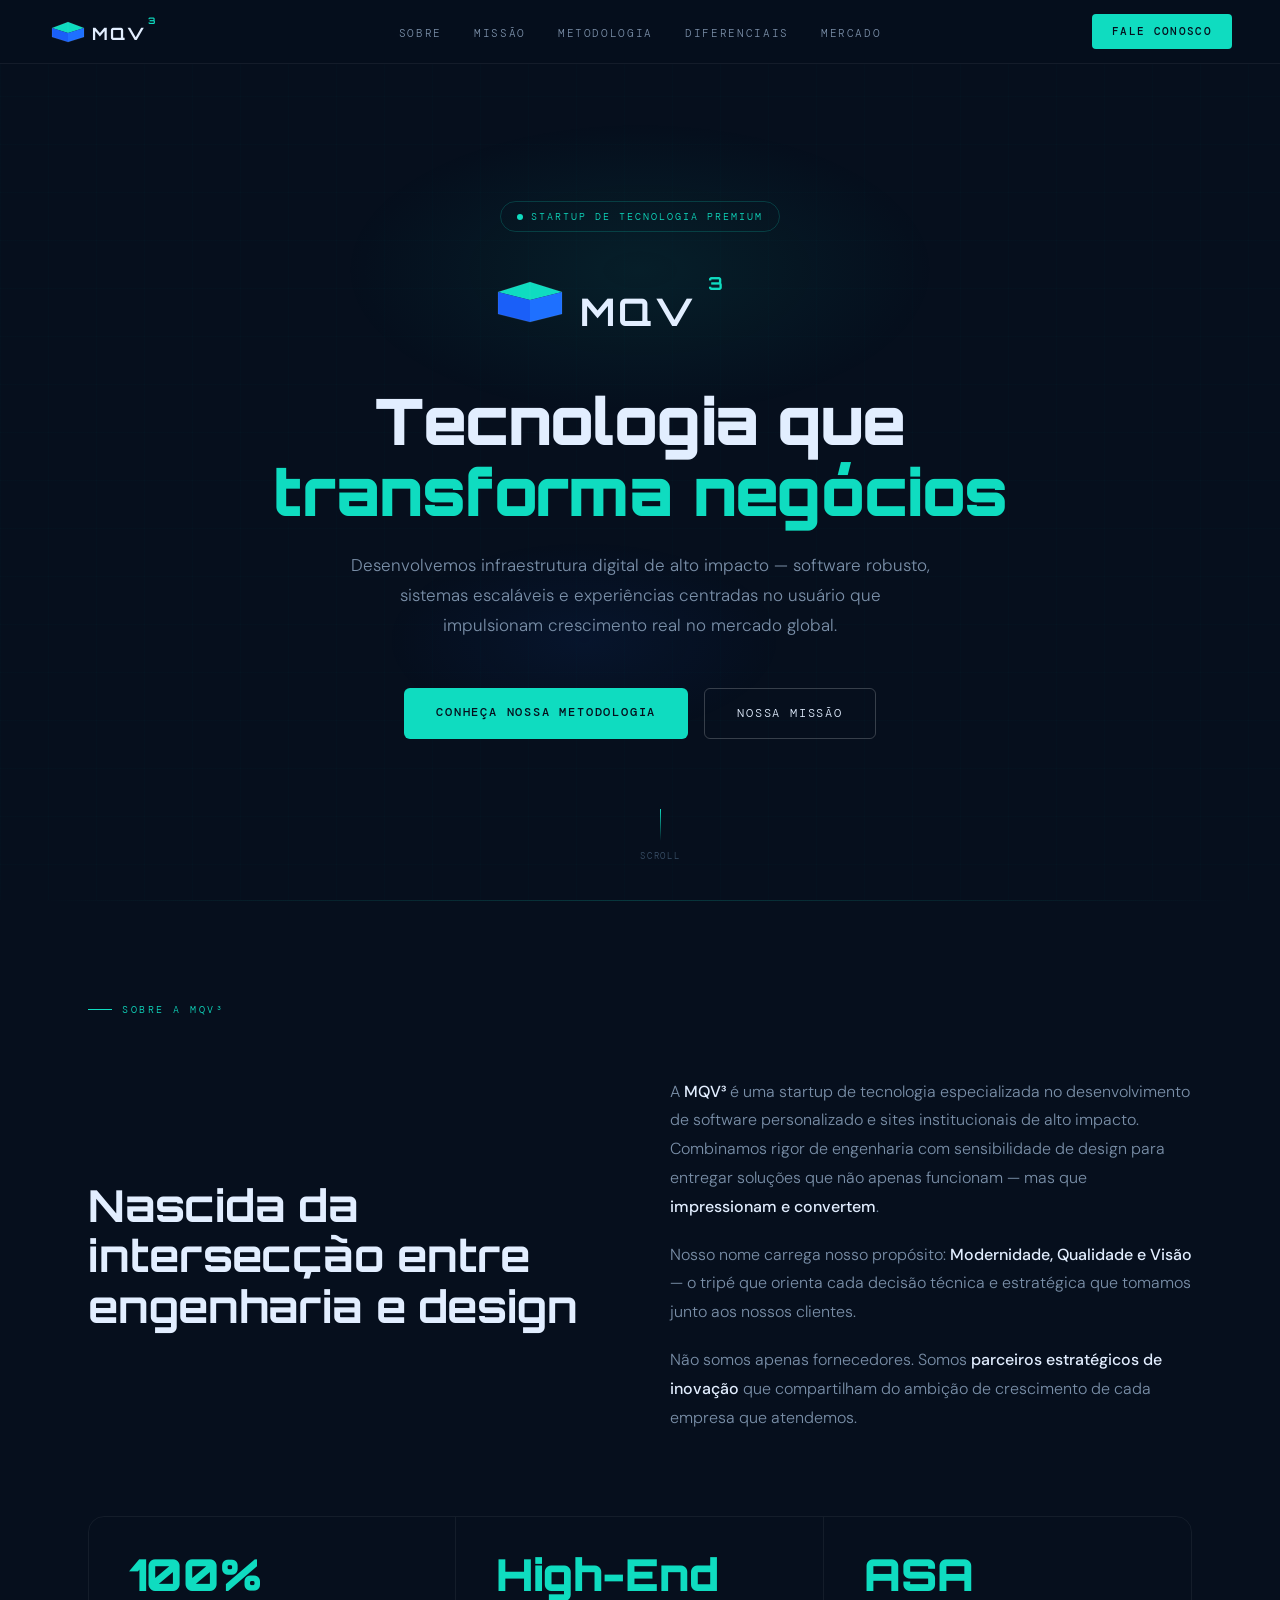
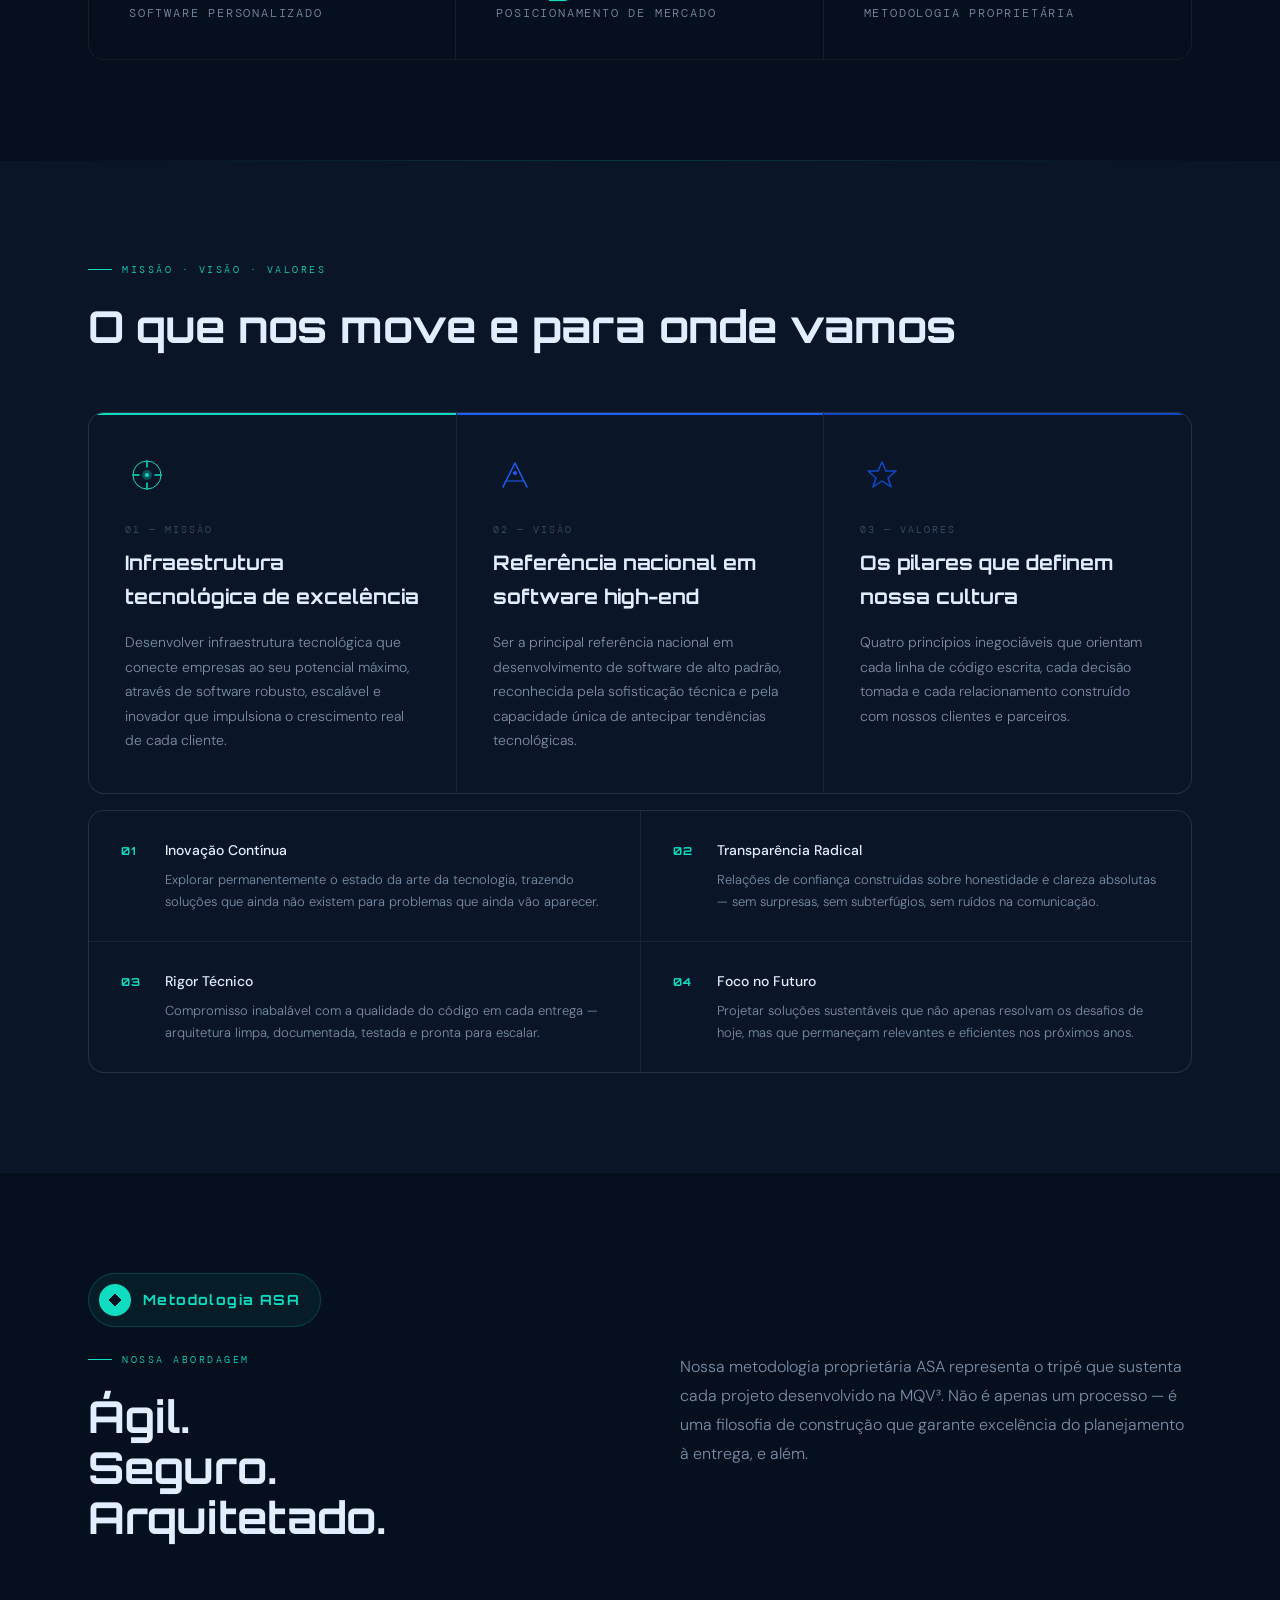
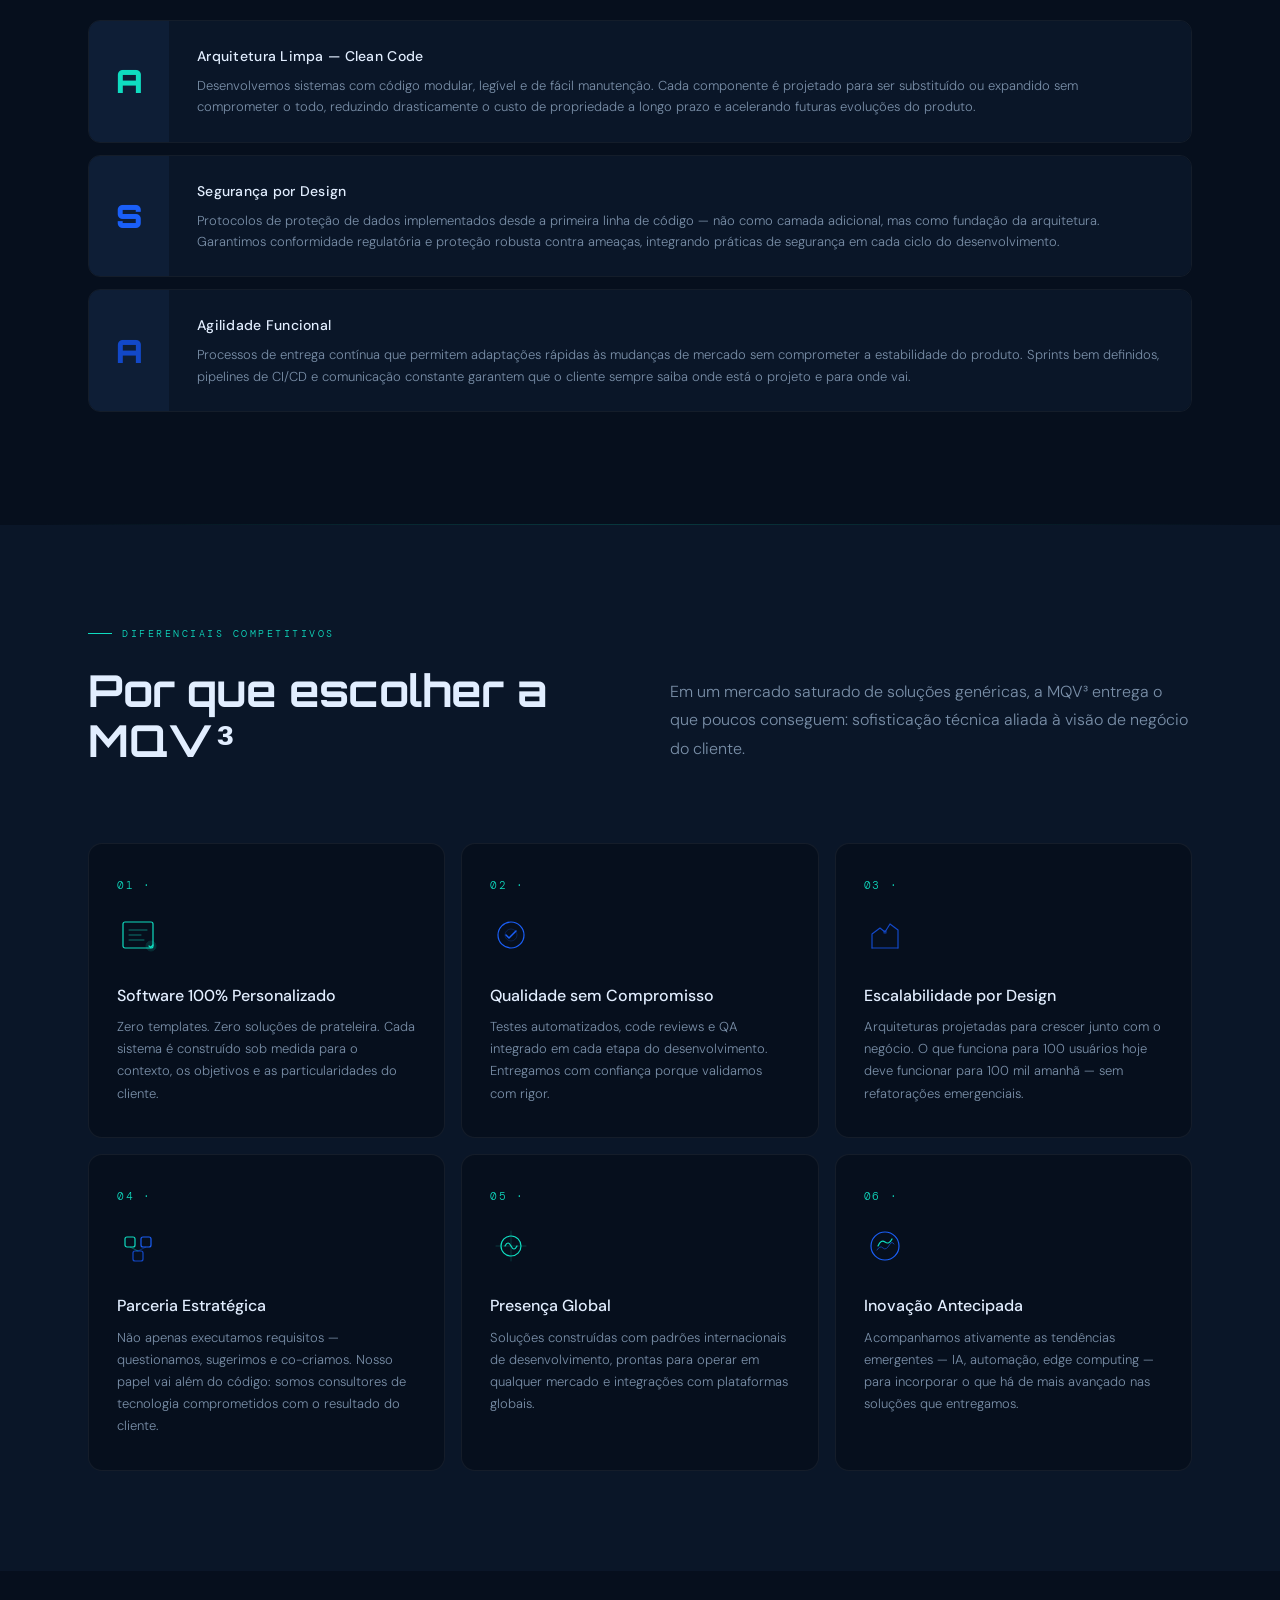
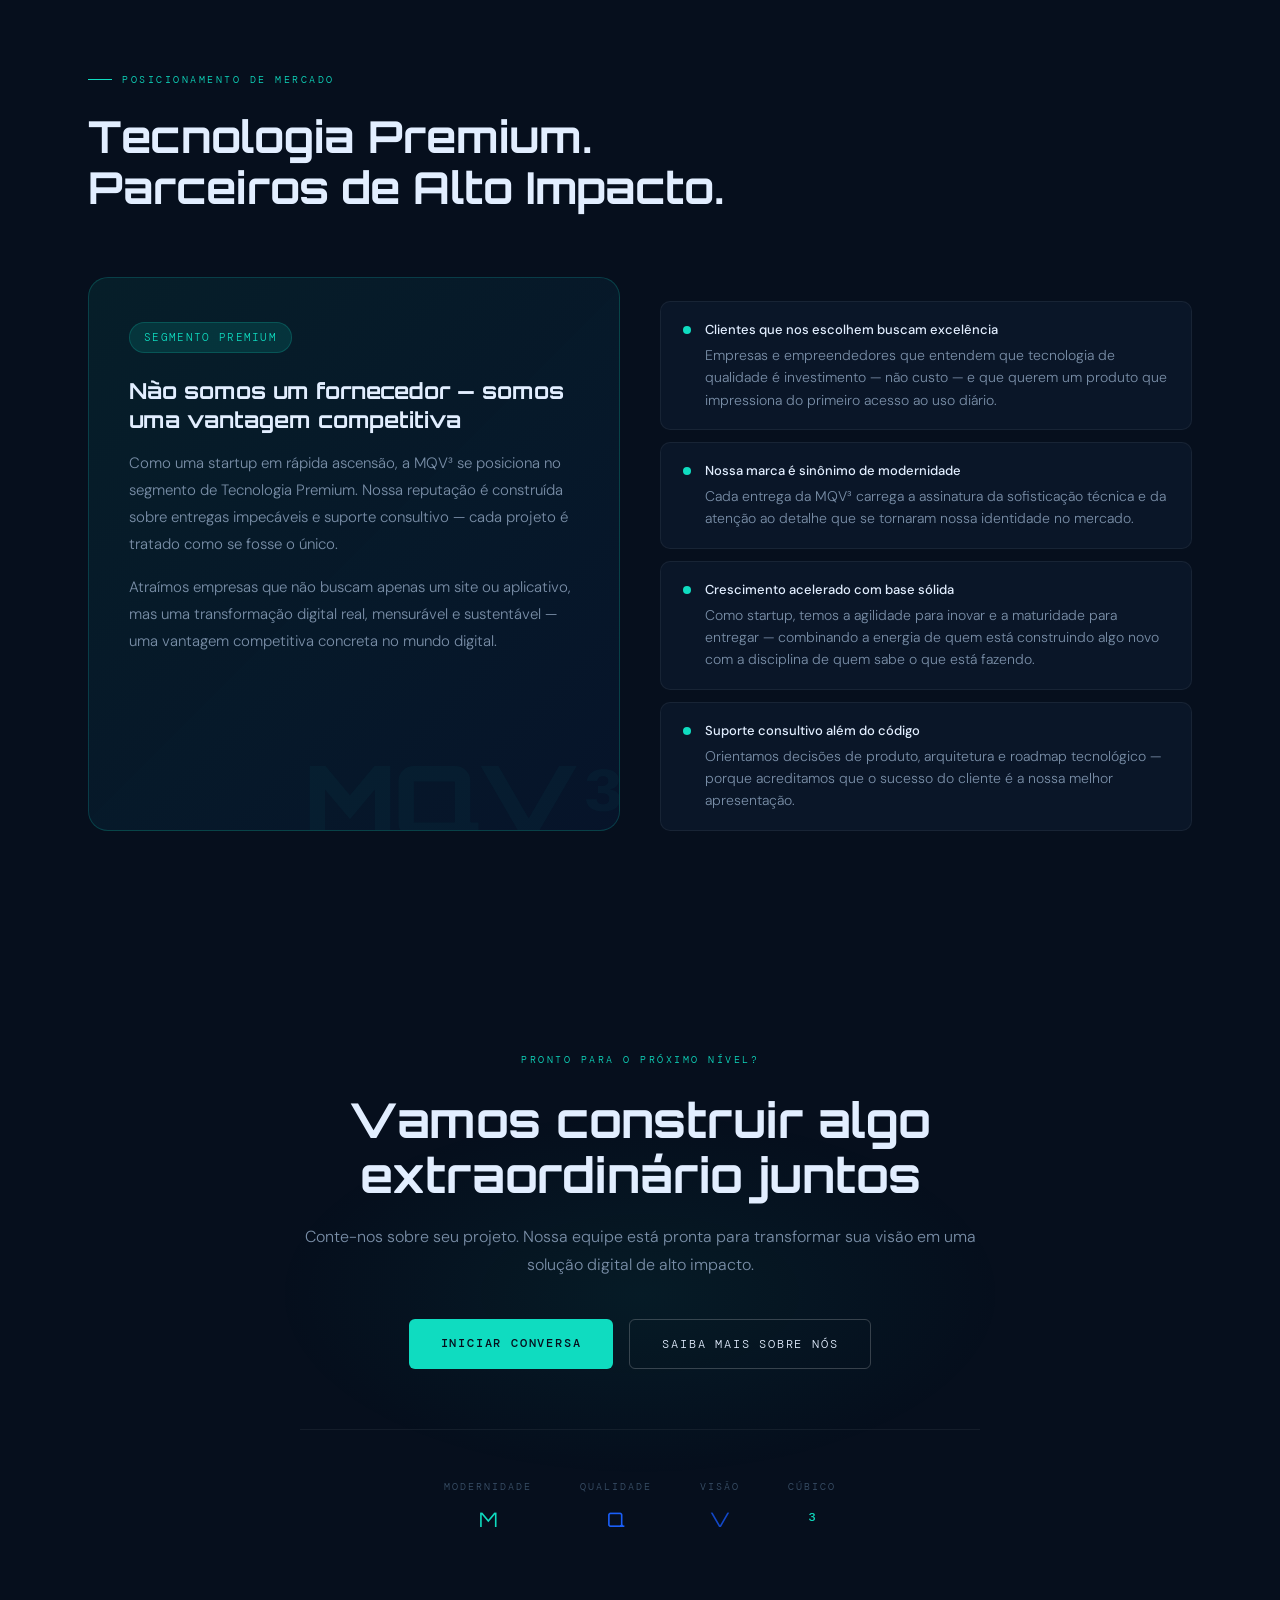
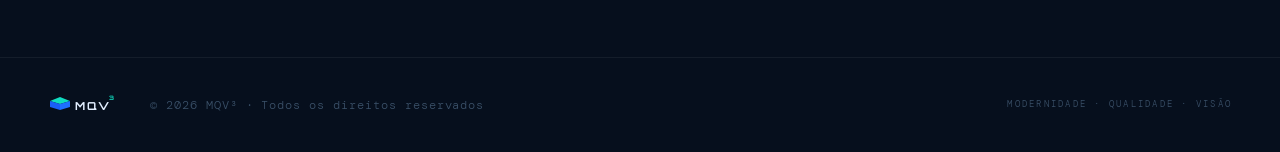
<file: Apresentação/mqv3_apresentacao_institucional.html>
<!DOCTYPE html>
<html lang="pt-BR">
<head>
<meta charset="UTF-8">
<meta name="viewport" content="width=device-width, initial-scale=1.0">
<title>MQV³ — Apresentação Institucional</title>
<link rel="preconnect" href="https://fonts.googleapis.com">
<link href="https://fonts.googleapis.com/css2?family=Orbitron:wght@700;900&family=DM+Sans:ital,wght@0,300;0,400;0,500;1,300&family=DM+Mono:wght@400;500&display=swap" rel="stylesheet">
<style>
  *, *::before, *::after { box-sizing: border-box; margin: 0; padding: 0; }

  :root {
    --teal: #0FDCC0;
    --cobalt: #1A5FF8;
    --indigo: #1248C8;
    --midnight: #060F1D;
    --midnight-2: #0A1628;
    --midnight-3: #0E1E36;
    --nevoa: #F3F7FB;
    --text-main: #E2EEFF;
    --text-muted: #7A8FA8;
    --text-dim: #3A5068;
    --border: rgba(255,255,255,0.06);
    --border-teal: rgba(15,220,192,0.2);
  }

  html { scroll-behavior: smooth; }

  body {
    background: var(--midnight);
    color: var(--text-main);
    font-family: 'DM Sans', sans-serif;
    font-weight: 300;
    line-height: 1.7;
    overflow-x: hidden;
  }

  /* ——— GRID NOISE TEXTURE ——— */
  body::before {
    content: '';
    position: fixed;
    inset: 0;
    background-image:
      linear-gradient(rgba(15,220,192,0.015) 1px, transparent 1px),
      linear-gradient(90deg, rgba(15,220,192,0.015) 1px, transparent 1px);
    background-size: 48px 48px;
    pointer-events: none;
    z-index: 0;
  }

  section, nav, footer { position: relative; z-index: 1; }

  /* ——— TYPOGRAPHY ——— */
  .font-orbit { font-family: 'Orbitron', monospace; }
  .font-mono  { font-family: 'DM Mono', monospace; }

  h1, h2, h3 { font-family: 'Orbitron', monospace; font-weight: 700; }

  .section-label {
    font-family: 'DM Mono', monospace;
    font-size: 10px;
    letter-spacing: 0.25em;
    text-transform: uppercase;
    color: var(--teal);
    display: flex;
    align-items: center;
    gap: 10px;
    margin-bottom: 1.5rem;
  }
  .section-label::before {
    content: '';
    display: block;
    width: 24px;
    height: 1px;
    background: var(--teal);
  }

  /* ——— NAV ——— */
  nav {
    position: fixed;
    top: 0; left: 0; right: 0;
    z-index: 100;
    padding: 0 48px;
    height: 64px;
    display: flex;
    align-items: center;
    justify-content: space-between;
    background: rgba(6,15,29,0.85);
    backdrop-filter: blur(16px);
    border-bottom: 0.5px solid var(--border);
  }

  .nav-logo {
    display: flex;
    align-items: center;
    gap: 10px;
  }

  .nav-links {
    display: flex;
    gap: 32px;
    list-style: none;
  }

  .nav-links a {
    font-size: 11px;
    letter-spacing: 0.15em;
    text-transform: uppercase;
    text-decoration: none;
    color: var(--text-muted);
    transition: color 0.2s;
    font-family: 'DM Mono', monospace;
  }
  .nav-links a:hover { color: var(--teal); }

  .nav-cta {
    font-size: 11px;
    font-family: 'DM Mono', monospace;
    letter-spacing: 0.12em;
    text-transform: uppercase;
    color: var(--midnight);
    background: var(--teal);
    padding: 8px 20px;
    border-radius: 4px;
    text-decoration: none;
    font-weight: 500;
    transition: opacity 0.2s;
  }
  .nav-cta:hover { opacity: 0.85; }

  /* ——— HERO ——— */
  #hero {
    min-height: 100vh;
    display: flex;
    flex-direction: column;
    align-items: center;
    justify-content: center;
    text-align: center;
    padding: 120px 48px 80px;
    position: relative;
  }

  .hero-glow {
    position: absolute;
    top: 30%;
    left: 50%;
    transform: translate(-50%, -50%);
    width: 600px;
    height: 300px;
    background: radial-gradient(ellipse, rgba(15,220,192,0.08) 0%, transparent 70%);
    pointer-events: none;
  }

  .hero-glow-2 {
    position: absolute;
    top: 60%;
    left: 30%;
    width: 400px;
    height: 200px;
    background: radial-gradient(ellipse, rgba(26,95,248,0.07) 0%, transparent 70%);
    pointer-events: none;
  }

  .hero-badge {
    display: inline-flex;
    align-items: center;
    gap: 8px;
    font-size: 10px;
    font-family: 'DM Mono', monospace;
    letter-spacing: 0.2em;
    text-transform: uppercase;
    color: var(--teal);
    border: 0.5px solid var(--border-teal);
    padding: 6px 16px;
    border-radius: 100px;
    margin-bottom: 2.5rem;
    animation: fadeUp 0.8s ease both;
  }
  .hero-badge::before {
    content: '';
    width: 6px;
    height: 6px;
    background: var(--teal);
    border-radius: 50%;
    animation: pulse 2s infinite;
  }

  @keyframes pulse {
    0%, 100% { opacity: 1; transform: scale(1); }
    50% { opacity: 0.4; transform: scale(0.8); }
  }

  .hero-logo-big {
    margin-bottom: 2rem;
    animation: fadeUp 0.8s 0.1s ease both;
  }

  .hero-tagline {
    font-size: clamp(36px, 5vw, 64px);
    font-family: 'Orbitron', monospace;
    font-weight: 900;
    line-height: 1.1;
    letter-spacing: -0.01em;
    margin-bottom: 1.5rem;
    animation: fadeUp 0.8s 0.2s ease both;
  }

  .hero-tagline span { color: var(--teal); }

  .hero-sub {
    font-size: 17px;
    color: var(--text-muted);
    max-width: 580px;
    line-height: 1.75;
    margin-bottom: 3rem;
    animation: fadeUp 0.8s 0.3s ease both;
  }

  .hero-actions {
    display: flex;
    gap: 16px;
    justify-content: center;
    flex-wrap: wrap;
    animation: fadeUp 0.8s 0.4s ease both;
  }

  .btn-primary {
    background: var(--teal);
    color: var(--midnight);
    padding: 14px 32px;
    border-radius: 6px;
    font-size: 12px;
    font-family: 'DM Mono', monospace;
    letter-spacing: 0.15em;
    text-transform: uppercase;
    text-decoration: none;
    font-weight: 500;
    transition: opacity 0.2s, transform 0.2s;
  }
  .btn-primary:hover { opacity: 0.88; transform: translateY(-1px); }

  .btn-outline {
    border: 0.5px solid rgba(255,255,255,0.2);
    color: var(--text-main);
    padding: 14px 32px;
    border-radius: 6px;
    font-size: 12px;
    font-family: 'DM Mono', monospace;
    letter-spacing: 0.15em;
    text-transform: uppercase;
    text-decoration: none;
    transition: border-color 0.2s, color 0.2s;
  }
  .btn-outline:hover { border-color: var(--teal); color: var(--teal); }

  .hero-scroll {
    position: absolute;
    bottom: 36px;
    left: 50%;
    transform: translateX(-50%);
    display: flex;
    flex-direction: column;
    align-items: center;
    gap: 8px;
    font-size: 9px;
    font-family: 'DM Mono', monospace;
    letter-spacing: 0.2em;
    text-transform: uppercase;
    color: var(--text-dim);
    animation: fadeUp 1s 0.8s ease both;
  }

  .scroll-line {
    width: 1px;
    height: 32px;
    background: linear-gradient(to bottom, var(--teal), transparent);
    animation: scrollPulse 2s infinite;
  }

  @keyframes scrollPulse {
    0% { opacity: 1; transform: scaleY(1); transform-origin: top; }
    100% { opacity: 0; transform: scaleY(0); transform-origin: top; }
  }

  @keyframes fadeUp {
    from { opacity: 0; transform: translateY(20px); }
    to   { opacity: 1; transform: translateY(0); }
  }

  /* ——— SECTION BASE ——— */
  .section {
    padding: 100px 48px;
    max-width: 1200px;
    margin: 0 auto;
  }

  .section-title {
    font-size: clamp(28px, 3.5vw, 44px);
    margin-bottom: 1rem;
    line-height: 1.15;
  }

  .section-intro {
    font-size: 16px;
    color: var(--text-muted);
    max-width: 560px;
    line-height: 1.8;
  }

  /* ——— DIVIDER ——— */
  .divider {
    width: 100%;
    height: 0.5px;
    background: linear-gradient(to right, transparent, var(--border-teal), transparent);
    max-width: 1200px;
    margin: 0 auto;
  }

  /* ——— SOBRE / CONTEXTO ——— */
  #sobre .grid-2 {
    display: grid;
    grid-template-columns: 1fr 1fr;
    gap: 60px;
    align-items: center;
    margin-top: 60px;
  }

  .sobre-stat {
    border-top: 0.5px solid var(--border-teal);
    padding-top: 20px;
    margin-bottom: 32px;
  }

  .stat-num {
    font-family: 'Orbitron', monospace;
    font-size: 44px;
    font-weight: 900;
    color: var(--teal);
    line-height: 1;
    margin-bottom: 6px;
  }

  .stat-label {
    font-size: 12px;
    font-family: 'DM Mono', monospace;
    letter-spacing: 0.15em;
    text-transform: uppercase;
    color: var(--text-muted);
  }

  .sobre-text p {
    font-size: 16px;
    color: var(--text-muted);
    line-height: 1.8;
    margin-bottom: 1.2rem;
  }

  .sobre-text p strong { color: var(--text-main); font-weight: 500; }

  /* ——— MVV ——— */
  #mvv { background: var(--midnight-2); }

  #mvv .inner {
    padding: 100px 48px;
    max-width: 1200px;
    margin: 0 auto;
  }

  .mvv-grid {
    display: grid;
    grid-template-columns: repeat(3, 1fr);
    gap: 1px;
    background: var(--border);
    border: 0.5px solid var(--border);
    border-radius: 16px;
    overflow: hidden;
    margin-top: 60px;
  }

  .mvv-card {
    background: var(--midnight-2);
    padding: 40px 36px;
    position: relative;
  }

  .mvv-card::before {
    content: '';
    position: absolute;
    top: 0; left: 0; right: 0;
    height: 2px;
  }
  .mvv-card:nth-child(1)::before { background: var(--teal); }
  .mvv-card:nth-child(2)::before { background: var(--cobalt); }
  .mvv-card:nth-child(3)::before { background: var(--indigo); }

  .mvv-icon {
    width: 44px;
    height: 44px;
    margin-bottom: 24px;
    display: flex;
    align-items: center;
    justify-content: center;
  }

  .mvv-label {
    font-size: 10px;
    font-family: 'DM Mono', monospace;
    letter-spacing: 0.2em;
    text-transform: uppercase;
    color: var(--text-dim);
    margin-bottom: 8px;
  }

  .mvv-title {
    font-family: 'Orbitron', monospace;
    font-size: 20px;
    margin-bottom: 16px;
    color: var(--text-main);
  }

  .mvv-text {
    font-size: 14px;
    color: var(--text-muted);
    line-height: 1.75;
  }

  /* ——— VALORES ——— */
  .valores-grid {
    display: grid;
    grid-template-columns: repeat(2, 1fr);
    gap: 1px;
    background: var(--border);
    border: 0.5px solid var(--border);
    border-radius: 16px;
    overflow: hidden;
    margin-top: 24px;
  }

  .valor-item {
    background: var(--midnight-2);
    padding: 28px 32px;
    display: flex;
    gap: 20px;
    align-items: flex-start;
  }

  .valor-num {
    font-family: 'Orbitron', monospace;
    font-size: 11px;
    color: var(--teal);
    min-width: 24px;
    padding-top: 3px;
    font-weight: 700;
    letter-spacing: 0.1em;
  }

  .valor-title {
    font-size: 14px;
    font-weight: 500;
    color: var(--text-main);
    margin-bottom: 6px;
  }

  .valor-text {
    font-size: 13px;
    color: var(--text-muted);
    line-height: 1.7;
  }

  /* ——— ASA METODOLOGIA ——— */
  #asa .asa-header {
    display: grid;
    grid-template-columns: 1fr 1fr;
    gap: 80px;
    align-items: start;
    margin-bottom: 60px;
  }

  .asa-badge {
    display: inline-flex;
    align-items: center;
    gap: 12px;
    background: rgba(15,220,192,0.07);
    border: 0.5px solid var(--border-teal);
    border-radius: 100px;
    padding: 10px 20px 10px 10px;
    margin-bottom: 1.5rem;
  }

  .asa-badge-icon {
    width: 32px;
    height: 32px;
    background: var(--teal);
    border-radius: 50%;
    display: flex;
    align-items: center;
    justify-content: center;
  }

  .asa-badge-text {
    font-family: 'Orbitron', monospace;
    font-size: 14px;
    font-weight: 700;
    color: var(--teal);
    letter-spacing: 0.1em;
  }

  .asa-pillars {
    display: flex;
    flex-direction: column;
    gap: 0;
  }

  .asa-pillar {
    display: grid;
    grid-template-columns: 80px 1fr;
    gap: 0;
    border: 0.5px solid var(--border);
    border-radius: 12px;
    overflow: hidden;
    margin-bottom: 12px;
  }

  .asa-pillar-letter {
    background: var(--midnight-3);
    display: flex;
    align-items: center;
    justify-content: center;
    font-family: 'Orbitron', monospace;
    font-size: 32px;
    font-weight: 900;
    padding: 28px 0;
  }
  .asa-pillar:nth-child(1) .asa-pillar-letter { color: var(--teal); }
  .asa-pillar:nth-child(2) .asa-pillar-letter { color: var(--cobalt); }
  .asa-pillar:nth-child(3) .asa-pillar-letter { color: var(--indigo); }

  .asa-pillar-content {
    background: var(--midnight-2);
    padding: 24px 28px;
  }

  .asa-pillar-title {
    font-size: 14px;
    font-weight: 500;
    color: var(--text-main);
    margin-bottom: 6px;
    letter-spacing: 0.02em;
  }

  .asa-pillar-text {
    font-size: 13px;
    color: var(--text-muted);
    line-height: 1.65;
  }

  /* ——— DIFERENCIAIS ——— */
  #diferenciais { background: var(--midnight-2); }

  #diferenciais .inner {
    padding: 100px 48px;
    max-width: 1200px;
    margin: 0 auto;
  }

  .diff-grid {
    display: grid;
    grid-template-columns: repeat(3, 1fr);
    gap: 16px;
    margin-top: 60px;
  }

  .diff-card {
    background: var(--midnight);
    border: 0.5px solid var(--border);
    border-radius: 14px;
    padding: 32px 28px;
    transition: border-color 0.25s, transform 0.25s;
    position: relative;
    overflow: hidden;
  }

  .diff-card::after {
    content: '';
    position: absolute;
    bottom: 0; left: 0; right: 0;
    height: 1px;
    background: linear-gradient(to right, transparent, var(--teal), transparent);
    opacity: 0;
    transition: opacity 0.3s;
  }

  .diff-card:hover {
    border-color: rgba(15,220,192,0.25);
    transform: translateY(-3px);
  }
  .diff-card:hover::after { opacity: 1; }

  .diff-num {
    font-family: 'DM Mono', monospace;
    font-size: 11px;
    letter-spacing: 0.15em;
    color: var(--teal);
    margin-bottom: 20px;
  }

  .diff-icon {
    width: 42px;
    height: 42px;
    margin-bottom: 20px;
  }

  .diff-title {
    font-size: 16px;
    font-weight: 500;
    color: var(--text-main);
    margin-bottom: 10px;
    line-height: 1.35;
  }

  .diff-text {
    font-size: 13px;
    color: var(--text-muted);
    line-height: 1.7;
  }

  /* ——— POSICIONAMENTO ——— */
  .pos-wrapper {
    margin-top: 64px;
    display: grid;
    grid-template-columns: 1fr 1fr;
    gap: 40px;
    align-items: stretch;
  }

  .pos-card-main {
    background: linear-gradient(135deg, rgba(15,220,192,0.08) 0%, rgba(26,95,248,0.06) 100%);
    border: 0.5px solid var(--border-teal);
    border-radius: 20px;
    padding: 44px 40px;
    position: relative;
    overflow: hidden;
  }

  .pos-card-main::before {
    content: 'MQV³';
    position: absolute;
    bottom: -20px;
    right: -10px;
    font-family: 'Orbitron', monospace;
    font-size: 100px;
    font-weight: 900;
    color: rgba(15,220,192,0.04);
    line-height: 1;
    pointer-events: none;
    letter-spacing: -4px;
  }

  .pos-card-main h3 {
    font-size: 22px;
    margin-bottom: 16px;
    color: var(--text-main);
    line-height: 1.3;
  }

  .pos-card-main p {
    font-size: 15px;
    color: var(--text-muted);
    line-height: 1.8;
  }

  .pos-tag {
    display: inline-flex;
    background: rgba(15,220,192,0.12);
    color: var(--teal);
    border: 0.5px solid var(--border-teal);
    border-radius: 100px;
    font-size: 11px;
    font-family: 'DM Mono', monospace;
    letter-spacing: 0.12em;
    padding: 5px 14px;
    margin-bottom: 24px;
    text-transform: uppercase;
  }

  .pos-list {
    display: flex;
    flex-direction: column;
    gap: 12px;
    margin-top: 24px;
  }

  .pos-item {
    background: var(--midnight-2);
    border: 0.5px solid var(--border);
    border-radius: 10px;
    padding: 18px 22px;
    display: flex;
    align-items: flex-start;
    gap: 14px;
  }

  .pos-item-dot {
    width: 8px;
    height: 8px;
    min-width: 8px;
    background: var(--teal);
    border-radius: 50%;
    margin-top: 6px;
  }

  .pos-item-text {
    font-size: 14px;
    color: var(--text-muted);
    line-height: 1.6;
  }

  .pos-item-text strong {
    display: block;
    font-size: 13px;
    font-weight: 500;
    color: var(--text-main);
    margin-bottom: 3px;
  }

  /* ——— CTA FINAL ——— */
  #cta {
    text-align: center;
    padding: 120px 48px;
    position: relative;
    overflow: hidden;
  }

  #cta::before {
    content: '';
    position: absolute;
    top: 50%; left: 50%;
    transform: translate(-50%, -50%);
    width: 800px;
    height: 400px;
    background: radial-gradient(ellipse, rgba(15,220,192,0.06) 0%, transparent 65%);
    pointer-events: none;
  }

  .cta-inner { max-width: 680px; margin: 0 auto; }

  .cta-kicker {
    font-family: 'DM Mono', monospace;
    font-size: 10px;
    letter-spacing: 0.25em;
    text-transform: uppercase;
    color: var(--teal);
    margin-bottom: 1.5rem;
  }

  .cta-title {
    font-size: clamp(30px, 4vw, 48px);
    margin-bottom: 1.25rem;
    line-height: 1.15;
  }

  .cta-sub {
    font-size: 16px;
    color: var(--text-muted);
    margin-bottom: 2.5rem;
    line-height: 1.75;
  }

  .cta-actions {
    display: flex;
    gap: 16px;
    justify-content: center;
    flex-wrap: wrap;
  }

  /* ——— FOOTER ——— */
  footer {
    border-top: 0.5px solid var(--border);
    padding: 36px 48px;
    display: flex;
    align-items: center;
    justify-content: space-between;
    max-width: 100%;
  }

  .footer-copy {
    font-size: 12px;
    font-family: 'DM Mono', monospace;
    color: var(--text-dim);
    letter-spacing: 0.08em;
  }

  .footer-tagline {
    font-size: 9px;
    font-family: 'DM Mono', monospace;
    letter-spacing: 0.25em;
    text-transform: uppercase;
    color: var(--text-dim);
  }

  /* ——— SCROLL ANIMATIONS ——— */
  .reveal {
    opacity: 0;
    transform: translateY(24px);
    transition: opacity 0.65s ease, transform 0.65s ease;
  }
  .reveal.visible {
    opacity: 1;
    transform: translateY(0);
  }

  /* ——— RESPONSIVE ——— */
  @media (max-width: 900px) {
    nav { padding: 0 24px; }
    .nav-links { display: none; }
    .section { padding: 72px 24px; }
    #mvv .inner, #diferenciais .inner { padding: 72px 24px; }
    #sobre .grid-2, .mvv-grid, .diff-grid, #asa .asa-header, .pos-wrapper { grid-template-columns: 1fr; }
    .valores-grid { grid-template-columns: 1fr; }
    .hero-tagline { font-size: 36px; }
    #cta { padding: 80px 24px; }
    footer { padding: 28px 24px; flex-direction: column; gap: 12px; text-align: center; }
  }
</style>
</head>
<body>

<!-- NAV -->
<nav>
  <div class="nav-logo">
    <svg width="140" height="34" viewBox="0 0 140 34" xmlns="http://www.w3.org/2000/svg">
      <polygon points="20,7 36,13 20,18 4,13" fill="#0FDCC0"/>
      <polygon points="4,13 20,18 20,27 4,22" fill="#1A5FF8"/>
      <polygon points="36,13 36,22 20,27 20,18" fill="#1E70FF"/>
      <polyline points="20,7 36,13 36,22 20,27 4,22 4,13 20,7" fill="none" stroke="rgba(255,255,255,0.1)" stroke-width="0.75"/>
      <line x1="20" y1="7" x2="20" y2="18" stroke="rgba(255,255,255,0.1)" stroke-width="0.5"/>
      <line x1="4" y1="13" x2="20" y2="18" stroke="rgba(255,255,255,0.07)" stroke-width="0.5"/>
      <line x1="36" y1="13" x2="20" y2="18" stroke="rgba(255,255,255,0.07)" stroke-width="0.5"/>
      <text x="44" y="25" font-family="'Orbitron','Courier New',monospace" font-weight="700" font-size="17" fill="#E2EEFF" letter-spacing="2">MQV</text>
      <text x="100" y="9" font-family="'Orbitron','Courier New',monospace" font-weight="700" font-size="9" fill="#0FDCC0">3</text>
    </svg>
  </div>
  <ul class="nav-links">
    <li><a href="#sobre">Sobre</a></li>
    <li><a href="#mvv">Missão</a></li>
    <li><a href="#asa">Metodologia</a></li>
    <li><a href="#diferenciais">Diferenciais</a></li>
    <li><a href="#posicionamento">Mercado</a></li>
  </ul>
  <a href="#cta" class="nav-cta">Fale conosco</a>
</nav>

<!-- HERO -->
<section id="hero">
  <div class="hero-glow"></div>
  <div class="hero-glow-2"></div>

  <div class="hero-badge">Startup de Tecnologia Premium</div>

  <div class="hero-logo-big">
    <svg width="300" height="74" viewBox="0 0 300 74" xmlns="http://www.w3.org/2000/svg">
      <polygon points="40,10 72,20 40,28 8,20" fill="#0FDCC0"/>
      <polygon points="8,20 40,28 40,50 8,42" fill="#1A5FF8"/>
      <polygon points="72,20 72,42 40,50 40,28" fill="#1E70FF"/>
      <polyline points="40,10 72,20 72,42 40,50 8,42 8,20 40,10" fill="none" stroke="rgba(255,255,255,0.1)" stroke-width="0.75"/>
      <line x1="40" y1="10" x2="40" y2="28" stroke="rgba(255,255,255,0.1)" stroke-width="0.5"/>
      <line x1="8" y1="20" x2="40" y2="28" stroke="rgba(255,255,255,0.07)" stroke-width="0.5"/>
      <line x1="72" y1="20" x2="40" y2="28" stroke="rgba(255,255,255,0.07)" stroke-width="0.5"/>
      <text x="90" y="54" font-family="'Orbitron','Courier New',monospace" font-weight="700" font-size="38" fill="#E2EEFF" letter-spacing="3">MQV</text>
      <text x="218" y="18" font-family="'Orbitron','Courier New',monospace" font-weight="700" font-size="18" fill="#0FDCC0">3</text>
    </svg>
  </div>

  <h1 class="hero-tagline">
    Tecnologia que<br><span>transforma negócios</span>
  </h1>

  <p class="hero-sub">
    Desenvolvemos infraestrutura digital de alto impacto — software robusto, sistemas escaláveis e experiências centradas no usuário que impulsionam crescimento real no mercado global.
  </p>

  <div class="hero-actions">
    <a href="#asa" class="btn-primary">Conheça nossa metodologia</a>
    <a href="#mvv" class="btn-outline">Nossa missão</a>
  </div>

  <div class="hero-scroll">
    <div class="scroll-line"></div>
    <span>Scroll</span>
  </div>
</section>

<div class="divider"></div>

<!-- SOBRE -->
<section id="sobre" class="section">
  <div class="section-label">Sobre a MQV³</div>
  <div class="grid-2">
    <div>
      <h2 class="section-title reveal">Nascida da intersecção entre engenharia e design</h2>
    </div>
    <div class="sobre-text reveal">
      <p>A <strong>MQV³</strong> é uma startup de tecnologia especializada no desenvolvimento de software personalizado e sites institucionais de alto impacto. Combinamos rigor de engenharia com sensibilidade de design para entregar soluções que não apenas funcionam — mas que <strong>impressionam e convertem</strong>.</p>
      <p>Nosso nome carrega nosso propósito: <strong>Modernidade, Qualidade e Visão</strong> — o tripé que orienta cada decisão técnica e estratégica que tomamos junto aos nossos clientes.</p>
      <p>Não somos apenas fornecedores. Somos <strong>parceiros estratégicos de inovação</strong> que compartilham do ambição de crescimento de cada empresa que atendemos.</p>
    </div>
  </div>

  <div style="display: grid; grid-template-columns: repeat(3, 1fr); gap: 0; margin-top: 64px; border: 0.5px solid var(--border); border-radius: 16px; overflow: hidden;">
    <div class="sobre-stat" style="border: none; border-right: 0.5px solid var(--border); padding: 36px 40px; margin: 0;">
      <div class="stat-num reveal">100%</div>
      <div class="stat-label">Software personalizado</div>
    </div>
    <div class="sobre-stat" style="border: none; border-right: 0.5px solid var(--border); padding: 36px 40px; margin: 0;">
      <div class="stat-num reveal">High-End</div>
      <div class="stat-label">Posicionamento de mercado</div>
    </div>
    <div class="sobre-stat" style="border: none; padding: 36px 40px; margin: 0;">
      <div class="stat-num reveal">ASA</div>
      <div class="stat-label">Metodologia proprietária</div>
    </div>
  </div>
</section>

<div class="divider"></div>

<!-- MISSÃO VISÃO VALORES -->
<section id="mvv" style="background: var(--midnight-2); padding: 0;">
  <div class="inner">
    <div class="section-label">Missão · Visão · Valores</div>
    <h2 class="section-title reveal">O que nos move e para onde vamos</h2>

    <div class="mvv-grid">
      <div class="mvv-card reveal">
        <div class="mvv-icon">
          <svg width="32" height="32" viewBox="0 0 32 32" fill="none">
            <circle cx="16" cy="16" r="14" stroke="#0FDCC0" stroke-width="1"/>
            <circle cx="16" cy="16" r="5" fill="#0FDCC0" opacity="0.3"/>
            <circle cx="16" cy="16" r="2" fill="#0FDCC0"/>
            <line x1="16" y1="2" x2="16" y2="8" stroke="#0FDCC0" stroke-width="1.5" stroke-linecap="round"/>
            <line x1="16" y1="24" x2="16" y2="30" stroke="#0FDCC0" stroke-width="1.5" stroke-linecap="round"/>
            <line x1="2" y1="16" x2="8" y2="16" stroke="#0FDCC0" stroke-width="1.5" stroke-linecap="round"/>
            <line x1="24" y1="16" x2="30" y2="16" stroke="#0FDCC0" stroke-width="1.5" stroke-linecap="round"/>
          </svg>
        </div>
        <div class="mvv-label">01 — Missão</div>
        <h3 class="mvv-title">Infraestrutura tecnológica de excelência</h3>
        <p class="mvv-text">Desenvolver infraestrutura tecnológica que conecte empresas ao seu potencial máximo, através de software robusto, escalável e inovador que impulsiona o crescimento real de cada cliente.</p>
      </div>

      <div class="mvv-card reveal">
        <div class="mvv-icon">
          <svg width="32" height="32" viewBox="0 0 32 32" fill="none">
            <path d="M4 28 L16 4 L28 28" stroke="#1A5FF8" stroke-width="1.5" stroke-linecap="round" stroke-linejoin="round"/>
            <path d="M8 22 L24 22" stroke="#1A5FF8" stroke-width="1" stroke-linecap="round"/>
            <circle cx="16" cy="14" r="2" fill="#1A5FF8"/>
          </svg>
        </div>
        <div class="mvv-label">02 — Visão</div>
        <h3 class="mvv-title">Referência nacional em software high-end</h3>
        <p class="mvv-text">Ser a principal referência nacional em desenvolvimento de software de alto padrão, reconhecida pela sofisticação técnica e pela capacidade única de antecipar tendências tecnológicas.</p>
      </div>

      <div class="mvv-card reveal">
        <div class="mvv-icon">
          <svg width="32" height="32" viewBox="0 0 32 32" fill="none">
            <polygon points="16,3 20,12 30,12 22,19 25,28 16,22 7,28 10,19 2,12 12,12" stroke="#1248C8" stroke-width="1.5" fill="none" stroke-linejoin="round"/>
          </svg>
        </div>
        <div class="mvv-label">03 — Valores</div>
        <h3 class="mvv-title">Os pilares que definem nossa cultura</h3>
        <p class="mvv-text">Quatro princípios inegociáveis que orientam cada linha de código escrita, cada decisão tomada e cada relacionamento construído com nossos clientes e parceiros.</p>
      </div>
    </div>

    <div class="valores-grid" style="margin-top: 16px;">
      <div class="valor-item reveal">
        <div class="valor-num">01</div>
        <div>
          <div class="valor-title">Inovação Contínua</div>
          <div class="valor-text">Explorar permanentemente o estado da arte da tecnologia, trazendo soluções que ainda não existem para problemas que ainda vão aparecer.</div>
        </div>
      </div>
      <div class="valor-item reveal">
        <div class="valor-num">02</div>
        <div>
          <div class="valor-title">Transparência Radical</div>
          <div class="valor-text">Relações de confiança construídas sobre honestidade e clareza absolutas — sem surpresas, sem subterfúgios, sem ruídos na comunicação.</div>
        </div>
      </div>
      <div class="valor-item reveal">
        <div class="valor-num">03</div>
        <div>
          <div class="valor-title">Rigor Técnico</div>
          <div class="valor-text">Compromisso inabalável com a qualidade do código em cada entrega — arquitetura limpa, documentada, testada e pronta para escalar.</div>
        </div>
      </div>
      <div class="valor-item reveal">
        <div class="valor-num">04</div>
        <div>
          <div class="valor-title">Foco no Futuro</div>
          <div class="valor-text">Projetar soluções sustentáveis que não apenas resolvam os desafios de hoje, mas que permaneçam relevantes e eficientes nos próximos anos.</div>
        </div>
      </div>
    </div>
  </div>
</section>

<div class="divider"></div>

<!-- METODOLOGIA ASA -->
<section id="asa" class="section">
  <div class="asa-header">
    <div>
      <div class="asa-badge">
        <div class="asa-badge-icon">
          <svg width="16" height="16" viewBox="0 0 16 16" fill="none">
            <path d="M8 2 L14 8 L8 14 L2 8 Z" fill="#060F1D" stroke="#060F1D"/>
          </svg>
        </div>
        <span class="asa-badge-text">Metodologia ASA</span>
      </div>
      <div class="section-label">Nossa abordagem</div>
      <h2 class="section-title reveal">Ágil.<br>Seguro.<br>Arquitetado.</h2>
    </div>
    <div>
      <p class="section-intro reveal" style="margin-top: 80px;">Nossa metodologia proprietária ASA representa o tripé que sustenta cada projeto desenvolvido na MQV³. Não é apenas um processo — é uma filosofia de construção que garante excelência do planejamento à entrega, e além.</p>
    </div>
  </div>

  <div class="asa-pillars">
    <div class="asa-pillar reveal">
      <div class="asa-pillar-letter">A</div>
      <div class="asa-pillar-content">
        <div class="asa-pillar-title">Arquitetura Limpa — Clean Code</div>
        <div class="asa-pillar-text">Desenvolvemos sistemas com código modular, legível e de fácil manutenção. Cada componente é projetado para ser substituído ou expandido sem comprometer o todo, reduzindo drasticamente o custo de propriedade a longo prazo e acelerando futuras evoluções do produto.</div>
      </div>
    </div>

    <div class="asa-pillar reveal">
      <div class="asa-pillar-letter">S</div>
      <div class="asa-pillar-content">
        <div class="asa-pillar-title">Segurança por Design</div>
        <div class="asa-pillar-text">Protocolos de proteção de dados implementados desde a primeira linha de código — não como camada adicional, mas como fundação da arquitetura. Garantimos conformidade regulatória e proteção robusta contra ameaças, integrando práticas de segurança em cada ciclo do desenvolvimento.</div>
      </div>
    </div>

    <div class="asa-pillar reveal">
      <div class="asa-pillar-letter">A</div>
      <div class="asa-pillar-content">
        <div class="asa-pillar-title">Agilidade Funcional</div>
        <div class="asa-pillar-text">Processos de entrega contínua que permitem adaptações rápidas às mudanças de mercado sem comprometer a estabilidade do produto. Sprints bem definidos, pipelines de CI/CD e comunicação constante garantem que o cliente sempre saiba onde está o projeto e para onde vai.</div>
      </div>
    </div>
  </div>
</section>

<div class="divider"></div>

<!-- DIFERENCIAIS -->
<section id="diferenciais" style="background: var(--midnight-2); padding: 0;">
  <div class="inner">
    <div class="section-label">Diferenciais Competitivos</div>
    <div style="display: grid; grid-template-columns: 1fr 1fr; gap: 60px; align-items: start;">
      <h2 class="section-title reveal">Por que escolher a MQV³</h2>
      <p class="section-intro reveal" style="margin-top: 12px;">Em um mercado saturado de soluções genéricas, a MQV³ entrega o que poucos conseguem: sofisticação técnica aliada à visão de negócio do cliente.</p>
    </div>

    <div class="diff-grid">
      <div class="diff-card reveal">
        <div class="diff-num">01 ·</div>
        <svg class="diff-icon" viewBox="0 0 42 42" fill="none">
          <rect x="6" y="8" width="30" height="26" rx="2" stroke="#0FDCC0" stroke-width="1.2"/>
          <line x1="12" y1="16" x2="30" y2="16" stroke="#0FDCC0" stroke-width="1" stroke-linecap="round" opacity="0.5"/>
          <line x1="12" y1="21" x2="24" y2="21" stroke="#0FDCC0" stroke-width="1" stroke-linecap="round" opacity="0.5"/>
          <line x1="12" y1="26" x2="27" y2="26" stroke="#0FDCC0" stroke-width="1" stroke-linecap="round" opacity="0.5"/>
          <circle cx="34" cy="32" r="5" fill="#0FDCC0" opacity="0.15" stroke="#0FDCC0" stroke-width="1"/>
          <path d="M32 32 L33.5 33.5 L36 31" stroke="#0FDCC0" stroke-width="1.2" stroke-linecap="round" stroke-linejoin="round"/>
        </svg>
        <div class="diff-title">Software 100% Personalizado</div>
        <div class="diff-text">Zero templates. Zero soluções de prateleira. Cada sistema é construído sob medida para o contexto, os objetivos e as particularidades do cliente.</div>
      </div>

      <div class="diff-card reveal">
        <div class="diff-num">02 ·</div>
        <svg class="diff-icon" viewBox="0 0 42 42" fill="none">
          <circle cx="21" cy="21" r="13" stroke="#1A5FF8" stroke-width="1.2"/>
          <path d="M16 21 L19 24 L26 17" stroke="#1A5FF8" stroke-width="1.5" stroke-linecap="round" stroke-linejoin="round"/>
          <circle cx="21" cy="21" r="6" stroke="#1A5FF8" stroke-width="0.7" opacity="0.3"/>
        </svg>
        <div class="diff-title">Qualidade sem Compromisso</div>
        <div class="diff-text">Testes automatizados, code reviews e QA integrado em cada etapa do desenvolvimento. Entregamos com confiança porque validamos com rigor.</div>
      </div>

      <div class="diff-card reveal">
        <div class="diff-num">03 ·</div>
        <svg class="diff-icon" viewBox="0 0 42 42" fill="none">
          <path d="M8 34 L8 20 L16 14 L21 18 L26 10 L34 16 L34 34" stroke="#1248C8" stroke-width="1.2" stroke-linejoin="round" stroke-linecap="round"/>
          <line x1="8" y1="34" x2="34" y2="34" stroke="#1248C8" stroke-width="1" stroke-linecap="round"/>
          <circle cx="21" cy="18" r="2" fill="#1248C8" opacity="0.5"/>
        </svg>
        <div class="diff-title">Escalabilidade por Design</div>
        <div class="diff-text">Arquiteturas projetadas para crescer junto com o negócio. O que funciona para 100 usuários hoje deve funcionar para 100 mil amanhã — sem refatorações emergenciais.</div>
      </div>

      <div class="diff-card reveal">
        <div class="diff-num">04 ·</div>
        <svg class="diff-icon" viewBox="0 0 42 42" fill="none">
          <rect x="8" y="12" width="10" height="10" rx="2" stroke="#0FDCC0" stroke-width="1.2"/>
          <rect x="24" y="12" width="10" height="10" rx="2" stroke="#1A5FF8" stroke-width="1.2"/>
          <rect x="16" y="26" width="10" height="10" rx="2" stroke="#1248C8" stroke-width="1.2"/>
          <line x1="13" y1="22" x2="21" y2="26" stroke="#0FDCC0" stroke-width="0.8" opacity="0.5"/>
          <line x1="29" y1="22" x2="21" y2="26" stroke="#1A5FF8" stroke-width="0.8" opacity="0.5"/>
        </svg>
        <div class="diff-title">Parceria Estratégica</div>
        <div class="diff-text">Não apenas executamos requisitos — questionamos, sugerimos e co-criamos. Nosso papel vai além do código: somos consultores de tecnologia comprometidos com o resultado do cliente.</div>
      </div>

      <div class="diff-card reveal">
        <div class="diff-num">05 ·</div>
        <svg class="diff-icon" viewBox="0 0 42 42" fill="none">
          <path d="M21 6 L21 36" stroke="#0FDCC0" stroke-width="1" stroke-linecap="round" opacity="0.2"/>
          <path d="M6 21 L36 21" stroke="#0FDCC0" stroke-width="1" stroke-linecap="round" opacity="0.2"/>
          <circle cx="21" cy="21" r="10" stroke="#0FDCC0" stroke-width="1.2"/>
          <path d="M15 21 Q18 15 21 21 Q24 27 27 21" stroke="#0FDCC0" stroke-width="1.2" fill="none" stroke-linecap="round"/>
        </svg>
        <div class="diff-title">Presença Global</div>
        <div class="diff-text">Soluções construídas com padrões internacionais de desenvolvimento, prontas para operar em qualquer mercado e integrações com plataformas globais.</div>
      </div>

      <div class="diff-card reveal">
        <div class="diff-num">06 ·</div>
        <svg class="diff-icon" viewBox="0 0 42 42" fill="none">
          <circle cx="21" cy="21" r="14" stroke="#1A5FF8" stroke-width="1.2"/>
          <path d="M14 21 Q17 14 21 17 Q25 20 28 14" stroke="#0FDCC0" stroke-width="1.2" fill="none" stroke-linecap="round"/>
          <path d="M13 25 Q16 20 19 23 Q22 26 26 19 Q28 16 30 19" stroke="#1A5FF8" stroke-width="1" fill="none" stroke-linecap="round" opacity="0.6"/>
        </svg>
        <div class="diff-title">Inovação Antecipada</div>
        <div class="diff-text">Acompanhamos ativamente as tendências emergentes — IA, automação, edge computing — para incorporar o que há de mais avançado nas soluções que entregamos.</div>
      </div>
    </div>
  </div>
</section>

<div class="divider"></div>

<!-- POSICIONAMENTO -->
<section id="posicionamento" class="section">
  <div class="section-label">Posicionamento de Mercado</div>
  <h2 class="section-title reveal">Tecnologia Premium.<br>Parceiros de Alto Impacto.</h2>

  <div class="pos-wrapper">
    <div class="pos-card-main reveal">
      <div class="pos-tag">Segmento Premium</div>
      <h3>Não somos um fornecedor — somos uma vantagem competitiva</h3>
      <p style="margin-top: 16px;">Como uma startup em rápida ascensão, a MQV³ se posiciona no segmento de Tecnologia Premium. Nossa reputação é construída sobre entregas impecáveis e suporte consultivo — cada projeto é tratado como se fosse o único.</p>
      <p style="margin-top: 16px;">Atraímos empresas que não buscam apenas um site ou aplicativo, mas uma transformação digital real, mensurável e sustentável — uma vantagem competitiva concreta no mundo digital.</p>
    </div>

    <div>
      <div class="pos-list">
        <div class="pos-item reveal">
          <div class="pos-item-dot"></div>
          <div class="pos-item-text">
            <strong>Clientes que nos escolhem buscam excelência</strong>
            Empresas e empreendedores que entendem que tecnologia de qualidade é investimento — não custo — e que querem um produto que impressiona do primeiro acesso ao uso diário.
          </div>
        </div>
        <div class="pos-item reveal">
          <div class="pos-item-dot"></div>
          <div class="pos-item-text">
            <strong>Nossa marca é sinônimo de modernidade</strong>
            Cada entrega da MQV³ carrega a assinatura da sofisticação técnica e da atenção ao detalhe que se tornaram nossa identidade no mercado.
          </div>
        </div>
        <div class="pos-item reveal">
          <div class="pos-item-dot"></div>
          <div class="pos-item-text">
            <strong>Crescimento acelerado com base sólida</strong>
            Como startup, temos a agilidade para inovar e a maturidade para entregar — combinando a energia de quem está construindo algo novo com a disciplina de quem sabe o que está fazendo.
          </div>
        </div>
        <div class="pos-item reveal">
          <div class="pos-item-dot"></div>
          <div class="pos-item-text">
            <strong>Suporte consultivo além do código</strong>
            Orientamos decisões de produto, arquitetura e roadmap tecnológico — porque acreditamos que o sucesso do cliente é a nossa melhor apresentação.
          </div>
        </div>
      </div>
    </div>
  </div>
</section>

<div class="divider"></div>

<!-- CTA -->
<section id="cta">
  <div class="cta-inner">
    <div class="cta-kicker">Pronto para o próximo nível?</div>
    <h2 class="cta-title reveal">Vamos construir algo extraordinário juntos</h2>
    <p class="cta-sub reveal">Conte-nos sobre seu projeto. Nossa equipe está pronta para transformar sua visão em uma solução digital de alto impacto.</p>
    <div class="cta-actions reveal">
      <a href="mailto:contato@mqv3.com.br" class="btn-primary">Iniciar conversa</a>
      <a href="#sobre" class="btn-outline">Saiba mais sobre nós</a>
    </div>

    <div style="margin-top: 60px; padding-top: 48px; border-top: 0.5px solid var(--border); display: flex; justify-content: center; gap: 48px; flex-wrap: wrap;">
      <div style="text-align: center;">
        <div style="font-family: 'DM Mono', monospace; font-size: 10px; letter-spacing: 0.2em; color: var(--text-dim); text-transform: uppercase; margin-bottom: 8px;">Modernidade</div>
        <div style="font-family: 'Orbitron', monospace; font-size: 20px; color: var(--teal);">M</div>
      </div>
      <div style="text-align: center;">
        <div style="font-family: 'DM Mono', monospace; font-size: 10px; letter-spacing: 0.2em; color: var(--text-dim); text-transform: uppercase; margin-bottom: 8px;">Qualidade</div>
        <div style="font-family: 'Orbitron', monospace; font-size: 20px; color: var(--cobalt);">Q</div>
      </div>
      <div style="text-align: center;">
        <div style="font-family: 'DM Mono', monospace; font-size: 10px; letter-spacing: 0.2em; color: var(--text-dim); text-transform: uppercase; margin-bottom: 8px;">Visão</div>
        <div style="font-family: 'Orbitron', monospace; font-size: 20px; color: var(--indigo);">V</div>
      </div>
      <div style="text-align: center;">
        <div style="font-family: 'DM Mono', monospace; font-size: 10px; letter-spacing: 0.2em; color: var(--text-dim); text-transform: uppercase; margin-bottom: 8px;">Cúbico</div>
        <div style="font-family: 'Orbitron', monospace; font-size: 20px; color: var(--teal);">³</div>
      </div>
    </div>
  </div>
</section>

<!-- FOOTER -->
<footer>
  <div style="display: flex; align-items: center; gap: 12px;">
    <svg width="90" height="22" viewBox="0 0 90 22" xmlns="http://www.w3.org/2000/svg">
      <polygon points="12,3 22,7 12,10 2,7" fill="#0FDCC0"/>
      <polygon points="2,7 12,10 12,16 2,13" fill="#1A5FF8"/>
      <polygon points="22,7 22,13 12,16 12,10" fill="#1E70FF"/>
      <text x="27" y="16" font-family="'Orbitron','Courier New',monospace" font-weight="700" font-size="11" fill="#E2EEFF" letter-spacing="1.5">MQV</text>
      <text x="61" y="6" font-family="'Orbitron','Courier New',monospace" font-weight="700" font-size="6" fill="#0FDCC0">3</text>
    </svg>
    <span class="footer-copy">© 2026 MQV³ · Todos os direitos reservados</span>
  </div>
  <span class="footer-tagline">Modernidade · Qualidade · Visão</span>
</footer>

<script>
  const observer = new IntersectionObserver((entries) => {
    entries.forEach((entry, i) => {
      if (entry.isIntersecting) {
        setTimeout(() => {
          entry.target.classList.add('visible');
        }, 80);
        observer.unobserve(entry.target);
      }
    });
  }, { threshold: 0.12 });

  document.querySelectorAll('.reveal').forEach(el => observer.observe(el));
</script>

</body>
</html>
</file>
<file: css/styles.css>
*, *::before, *::after { box-sizing: border-box; margin: 0; padding: 0; }

:root {
  --teal: #0FDCC0;
  --cobalt: #1A5FF8;
  --indigo: #1248C8;
  --midnight: #060F1D;
  --midnight-2: #0A1628;
  --midnight-3: #0E1E36;
  --nevoa: #F3F7FB;
  --text-main: #E2EEFF;
  --text-muted: #7A8FA8;
  --text-dim: #3A5068;
  --border: rgba(255,255,255,0.06);
  --border-teal: rgba(15,220,192,0.2);
}

html { scroll-behavior: smooth; }

body {
  background: var(--midnight);
  color: var(--text-main);
  font-family: 'DM Sans', sans-serif;
  font-weight: 300;
  line-height: 1.7;
  overflow-x: hidden;
}

/* --- GRID NOISE TEXTURE --- */
body::before {
  content: '';
  position: fixed;
  inset: 0;
  background-image:
    linear-gradient(rgba(15,220,192,0.015) 1px, transparent 1px),
    linear-gradient(90deg, rgba(15,220,192,0.015) 1px, transparent 1px);
  background-size: 48px 48px;
  pointer-events: none;
  z-index: 0;
}

section, nav, footer { position: relative; z-index: 1; }

/* --- TYPOGRAPHY --- */
.font-orbit { font-family: 'Orbitron', monospace; }
.font-mono  { font-family: 'DM Mono', monospace; }

h1, h2, h3 { font-family: 'Orbitron', monospace; font-weight: 700; }

.section-label {
  font-family: 'DM Mono', monospace;
  font-size: 10px;
  letter-spacing: 0.25em;
  text-transform: uppercase;
  color: var(--teal);
  display: flex;
  align-items: center;
  gap: 10px;
  margin-bottom: 1.5rem;
}
.section-label::before {
  content: '';
  display: block;
  width: 24px;
  height: 1px;
  background: var(--teal);
}

/* --- NAV --- */
nav {
  position: fixed;
  top: 0; left: 0; right: 0;
  z-index: 100;
  padding: 0 48px;
  height: 64px;
  display: flex;
  align-items: center;
  justify-content: space-between;
  background: rgba(6,15,29,0.85);
  backdrop-filter: blur(16px);
  border-bottom: 0.5px solid var(--border);
}

.nav-logo {
  display: flex;
  align-items: center;
  gap: 10px;
  text-decoration: none;
}

.nav-links {
  display: flex;
  gap: 32px;
  list-style: none;
}

.nav-links a {
  font-size: 11px;
  letter-spacing: 0.15em;
  text-transform: uppercase;
  text-decoration: none;
  color: var(--text-muted);
  transition: color 0.2s;
  font-family: 'DM Mono', monospace;
}
.nav-links a:hover { color: var(--teal); }

.nav-cta {
  font-size: 11px;
  font-family: 'DM Mono', monospace;
  letter-spacing: 0.12em;
  text-transform: uppercase;
  color: var(--midnight);
  background: var(--teal);
  padding: 8px 20px;
  border-radius: 4px;
  text-decoration: none;
  font-weight: 500;
  transition: opacity 0.2s;
}
.nav-cta:hover { opacity: 0.85; }

/* --- HERO --- */
#hero {
  min-height: 100vh;
  display: flex;
  flex-direction: column;
  align-items: center;
  justify-content: center;
  text-align: center;
  padding: 120px 48px 80px;
  position: relative;
}

.hero-glow {
  position: absolute;
  top: 30%;
  left: 50%;
  transform: translate(-50%, -50%);
  width: 600px;
  height: 300px;
  background: radial-gradient(ellipse, rgba(15,220,192,0.08) 0%, transparent 70%);
  pointer-events: none;
}

.hero-glow-2 {
  position: absolute;
  top: 60%;
  left: 30%;
  width: 400px;
  height: 200px;
  background: radial-gradient(ellipse, rgba(26,95,248,0.07) 0%, transparent 70%);
  pointer-events: none;
}

.hero-badge {
  display: inline-flex;
  align-items: center;
  gap: 8px;
  font-size: 10px;
  font-family: 'DM Mono', monospace;
  letter-spacing: 0.2em;
  text-transform: uppercase;
  color: var(--teal);
  border: 0.5px solid var(--border-teal);
  padding: 6px 16px;
  border-radius: 100px;
  margin-bottom: 2.5rem;
  animation: fadeUp 0.8s ease both;
}
.hero-badge::before {
  content: '';
  width: 6px;
  height: 6px;
  background: var(--teal);
  border-radius: 50%;
  animation: pulse 2s infinite;
}

@keyframes pulse {
  0%, 100% { opacity: 1; transform: scale(1); }
  50% { opacity: 0.4; transform: scale(0.8); }
}

.hero-logo-big {
  margin-bottom: 2rem;
  animation: fadeUp 0.8s 0.1s ease both;
}

.hero-tagline {
  font-size: clamp(36px, 5vw, 64px);
  font-family: 'Orbitron', monospace;
  font-weight: 900;
  line-height: 1.1;
  letter-spacing: -0.01em;
  margin-bottom: 1.5rem;
  animation: fadeUp 0.8s 0.2s ease both;
}

.hero-tagline span { color: var(--teal); }

.hero-sub {
  font-size: 17px;
  color: var(--text-muted);
  max-width: 580px;
  line-height: 1.75;
  margin-bottom: 3rem;
  animation: fadeUp 0.8s 0.3s ease both;
}

.hero-actions {
  display: flex;
  gap: 16px;
  justify-content: center;
  flex-wrap: wrap;
  animation: fadeUp 0.8s 0.4s ease both;
}

.btn-primary {
  background: var(--teal);
  color: var(--midnight);
  padding: 14px 32px;
  border-radius: 6px;
  font-size: 12px;
  font-family: 'DM Mono', monospace;
  letter-spacing: 0.15em;
  text-transform: uppercase;
  text-decoration: none;
  font-weight: 500;
  transition: opacity 0.2s, transform 0.2s;
}
.btn-primary:hover { opacity: 0.88; transform: translateY(-1px); }

.btn-outline {
  border: 0.5px solid rgba(255,255,255,0.2);
  color: var(--text-main);
  padding: 14px 32px;
  border-radius: 6px;
  font-size: 12px;
  font-family: 'DM Mono', monospace;
  letter-spacing: 0.15em;
  text-transform: uppercase;
  text-decoration: none;
  transition: border-color 0.2s, color 0.2s;
}
.btn-outline:hover { border-color: var(--teal); color: var(--teal); }

.hero-scroll {
  position: absolute;
  bottom: 36px;
  left: 50%;
  transform: translateX(-50%);
  display: flex;
  flex-direction: column;
  align-items: center;
  gap: 8px;
  font-size: 9px;
  font-family: 'DM Mono', monospace;
  letter-spacing: 0.2em;
  text-transform: uppercase;
  color: var(--text-dim);
  animation: fadeUp 1s 0.8s ease both;
}

.scroll-line {
  width: 1px;
  height: 32px;
  background: linear-gradient(to bottom, var(--teal), transparent);
  animation: scrollPulse 2s infinite;
}

@keyframes scrollPulse {
  0% { opacity: 1; transform: scaleY(1); transform-origin: top; }
  100% { opacity: 0; transform: scaleY(0); transform-origin: top; }
}

@keyframes fadeUp {
  from { opacity: 0; transform: translateY(20px); }
  to   { opacity: 1; transform: translateY(0); }
}

/* --- SECTION BASE --- */
.section {
  padding: 100px 48px;
  max-width: 1200px;
  margin: 0 auto;
}

.section-title {
  font-size: clamp(28px, 3.5vw, 44px);
  margin-bottom: 1rem;
  line-height: 1.15;
}

.section-intro {
  font-size: 16px;
  color: var(--text-muted);
  max-width: 560px;
  line-height: 1.8;
}

/* --- DIVIDER --- */
.divider {
  width: 100%;
  height: 0.5px;
  background: linear-gradient(to right, transparent, var(--border-teal), transparent);
  max-width: 1200px;
  margin: 0 auto;
}

/* --- SOBRE / CONTEXTO --- */
#sobre .grid-2 {
  display: grid;
  grid-template-columns: 1fr 1fr;
  gap: 60px;
  align-items: center;
  margin-top: 60px;
}

.sobre-stat {
  border-top: 0.5px solid var(--border-teal);
  padding-top: 20px;
  margin-bottom: 32px;
}

.stat-num {
  font-family: 'Orbitron', monospace;
  font-size: 44px;
  font-weight: 900;
  color: var(--teal);
  line-height: 1;
  margin-bottom: 6px;
}

.stat-label {
  font-size: 12px;
  font-family: 'DM Mono', monospace;
  letter-spacing: 0.15em;
  text-transform: uppercase;
  color: var(--text-muted);
}

.sobre-text p {
  font-size: 16px;
  color: var(--text-muted);
  line-height: 1.8;
  margin-bottom: 1.2rem;
}

.sobre-text p strong { color: var(--text-main); font-weight: 500; }

/* --- MVV --- */
#mvv { background: var(--midnight-2); }

#mvv .inner {
  padding: 100px 48px;
  max-width: 1200px;
  margin: 0 auto;
}

.mvv-grid {
  display: grid;
  grid-template-columns: repeat(3, 1fr);
  gap: 1px;
  background: var(--border);
  border: 0.5px solid var(--border);
  border-radius: 16px;
  overflow: hidden;
  margin-top: 60px;
}

.mvv-card {
  background: var(--midnight-2);
  padding: 40px 36px;
  position: relative;
}

.mvv-card::before {
  content: '';
  position: absolute;
  top: 0; left: 0; right: 0;
  height: 2px;
}
.mvv-card:nth-child(1)::before { background: var(--teal); }
.mvv-card:nth-child(2)::before { background: var(--cobalt); }
.mvv-card:nth-child(3)::before { background: var(--indigo); }

.mvv-icon {
  width: 44px;
  height: 44px;
  margin-bottom: 24px;
  display: flex;
  align-items: center;
  justify-content: center;
}

.mvv-label {
  font-size: 10px;
  font-family: 'DM Mono', monospace;
  letter-spacing: 0.2em;
  text-transform: uppercase;
  color: var(--text-dim);
  margin-bottom: 8px;
}

.mvv-title {
  font-family: 'Orbitron', monospace;
  font-size: 20px;
  margin-bottom: 16px;
  color: var(--text-main);
}

.mvv-text {
  font-size: 14px;
  color: var(--text-muted);
  line-height: 1.75;
}

/* --- VALORES --- */
.valores-grid {
  display: grid;
  grid-template-columns: repeat(2, 1fr);
  gap: 1px;
  background: var(--border);
  border: 0.5px solid var(--border);
  border-radius: 16px;
  overflow: hidden;
  margin-top: 24px;
}

.valor-item {
  background: var(--midnight-2);
  padding: 28px 32px;
  display: flex;
  gap: 20px;
  align-items: flex-start;
}

.valor-num {
  font-family: 'Orbitron', monospace;
  font-size: 11px;
  color: var(--teal);
  min-width: 24px;
  padding-top: 3px;
  font-weight: 700;
  letter-spacing: 0.1em;
}

.valor-title {
  font-size: 14px;
  font-weight: 500;
  color: var(--text-main);
  margin-bottom: 6px;
}

.valor-text {
  font-size: 13px;
  color: var(--text-muted);
  line-height: 1.7;
}

/* --- ASA METODOLOGIA --- */
#asa .asa-header {
  display: grid;
  grid-template-columns: 1fr 1fr;
  gap: 80px;
  align-items: start;
  margin-bottom: 60px;
}

.asa-badge {
  display: inline-flex;
  align-items: center;
  gap: 12px;
  background: rgba(15,220,192,0.07);
  border: 0.5px solid var(--border-teal);
  border-radius: 100px;
  padding: 10px 20px 10px 10px;
  margin-bottom: 1.5rem;
}

.asa-badge-icon {
  width: 32px;
  height: 32px;
  background: var(--teal);
  border-radius: 50%;
  display: flex;
  align-items: center;
  justify-content: center;
}

.asa-badge-text {
  font-family: 'Orbitron', monospace;
  font-size: 14px;
  font-weight: 700;
  color: var(--teal);
  letter-spacing: 0.1em;
}

.asa-pillars {
  display: flex;
  flex-direction: column;
  gap: 0;
}

.asa-pillar {
  display: grid;
  grid-template-columns: 80px 1fr;
  gap: 0;
  border: 0.5px solid var(--border);
  border-radius: 12px;
  overflow: hidden;
  margin-bottom: 12px;
}

.asa-pillar-letter {
  background: var(--midnight-3);
  display: flex;
  align-items: center;
  justify-content: center;
  font-family: 'Orbitron', monospace;
  font-size: 32px;
  font-weight: 900;
  padding: 28px 0;
}
.asa-pillar:nth-child(1) .asa-pillar-letter { color: var(--teal); }
.asa-pillar:nth-child(2) .asa-pillar-letter { color: var(--cobalt); }
.asa-pillar:nth-child(3) .asa-pillar-letter { color: var(--indigo); }

.asa-pillar-content {
  background: var(--midnight-2);
  padding: 24px 28px;
}

.asa-pillar-title {
  font-size: 14px;
  font-weight: 500;
  color: var(--text-main);
  margin-bottom: 6px;
  letter-spacing: 0.02em;
}

.asa-pillar-text {
  font-size: 13px;
  color: var(--text-muted);
  line-height: 1.65;
}

/* --- DIFERENCIAIS --- */
#diferenciais { background: var(--midnight-2); }

#diferenciais .inner {
  padding: 100px 48px;
  max-width: 1200px;
  margin: 0 auto;
}

.diff-grid {
  display: grid;
  grid-template-columns: repeat(3, 1fr);
  gap: 16px;
  margin-top: 60px;
}

.diff-card {
  background: var(--midnight);
  border: 0.5px solid var(--border);
  border-radius: 14px;
  padding: 32px 28px;
  transition: border-color 0.25s, transform 0.25s;
  position: relative;
  overflow: hidden;
}

.diff-card::after {
  content: '';
  position: absolute;
  bottom: 0; left: 0; right: 0;
  height: 1px;
  background: linear-gradient(to right, transparent, var(--teal), transparent);
  opacity: 0;
  transition: opacity 0.3s;
}

.diff-card:hover {
  border-color: rgba(15,220,192,0.25);
  transform: translateY(-3px);
}
.diff-card:hover::after { opacity: 1; }

.diff-num {
  font-family: 'DM Mono', monospace;
  font-size: 11px;
  letter-spacing: 0.15em;
  color: var(--teal);
  margin-bottom: 20px;
}

.diff-icon {
  width: 42px;
  height: 42px;
  margin-bottom: 20px;
}

.diff-title {
  font-size: 16px;
  font-weight: 500;
  color: var(--text-main);
  margin-bottom: 10px;
  line-height: 1.35;
}

.diff-text {
  font-size: 13px;
  color: var(--text-muted);
  line-height: 1.7;
}

/* --- POSICIONAMENTO --- */
.pos-wrapper {
  margin-top: 64px;
  display: grid;
  grid-template-columns: 1fr 1fr;
  gap: 40px;
  align-items: stretch;
}

.pos-card-main {
  background: linear-gradient(135deg, rgba(15,220,192,0.08) 0%, rgba(26,95,248,0.06) 100%);
  border: 0.5px solid var(--border-teal);
  border-radius: 20px;
  padding: 44px 40px;
  position: relative;
  overflow: hidden;
}

.pos-card-main::before {
  content: 'MQV³';
  position: absolute;
  bottom: -20px;
  right: -10px;
  font-family: 'Orbitron', monospace;
  font-size: 100px;
  font-weight: 900;
  color: rgba(15,220,192,0.04);
  line-height: 1;
  pointer-events: none;
  letter-spacing: -4px;
}

.pos-card-main h3 {
  font-size: 22px;
  margin-bottom: 16px;
  color: var(--text-main);
  line-height: 1.3;
}

.pos-card-main p {
  font-size: 15px;
  color: var(--text-muted);
  line-height: 1.8;
}

.pos-tag {
  display: inline-flex;
  background: rgba(15,220,192,0.12);
  color: var(--teal);
  border: 0.5px solid var(--border-teal);
  border-radius: 100px;
  font-size: 11px;
  font-family: 'DM Mono', monospace;
  letter-spacing: 0.12em;
  padding: 5px 14px;
  margin-bottom: 24px;
  text-transform: uppercase;
}

.pos-list {
  display: flex;
  flex-direction: column;
  gap: 12px;
  margin-top: 24px;
}

.pos-item {
  background: var(--midnight-2);
  border: 0.5px solid var(--border);
  border-radius: 10px;
  padding: 18px 22px;
  display: flex;
  align-items: flex-start;
  gap: 14px;
}

.pos-item-dot {
  width: 8px;
  height: 8px;
  min-width: 8px;
  background: var(--teal);
  border-radius: 50%;
  margin-top: 6px;
}

.pos-item-text {
  font-size: 14px;
  color: var(--text-muted);
  line-height: 1.6;
}

.pos-item-text strong {
  display: block;
  font-size: 13px;
  font-weight: 500;
  color: var(--text-main);
  margin-bottom: 3px;
}

/* --- CTA FINAL --- */
#cta {
  text-align: center;
  padding: 120px 48px;
  position: relative;
  overflow: hidden;
}

#cta::before {
  content: '';
  position: absolute;
  top: 50%; left: 50%;
  transform: translate(-50%, -50%);
  width: 800px;
  height: 400px;
  background: radial-gradient(ellipse, rgba(15,220,192,0.06) 0%, transparent 65%);
  pointer-events: none;
}

.cta-inner { max-width: 680px; margin: 0 auto; }

.cta-kicker {
  font-family: 'DM Mono', monospace;
  font-size: 10px;
  letter-spacing: 0.25em;
  text-transform: uppercase;
  color: var(--teal);
  margin-bottom: 1.5rem;
}

.cta-title {
  font-size: clamp(30px, 4vw, 48px);
  margin-bottom: 1.25rem;
  line-height: 1.15;
}

.cta-sub {
  font-size: 16px;
  color: var(--text-muted);
  margin-bottom: 2.5rem;
  line-height: 1.75;
}

.cta-actions {
  display: flex;
  gap: 16px;
  justify-content: center;
  flex-wrap: wrap;
}

/* --- FORM CONTATO --- */
.contact-form {
  margin: 40px auto 0;
  max-width: 720px;
  background: var(--midnight-2);
  border: 0.5px solid var(--border);
  padding: 32px;
  border-radius: 16px;
  display: grid;
  gap: 20px;
  text-align: left;
}

.form-grid {
  display: grid;
  grid-template-columns: repeat(2, 1fr);
  gap: 20px;
}

.form-field {
  display: flex;
  flex-direction: column;
  gap: 8px;
}

.form-field.full { grid-column: 1 / -1; }

.form-field label {
  font-size: 11px;
  font-family: 'DM Mono', monospace;
  letter-spacing: 0.12em;
  text-transform: uppercase;
  color: var(--text-dim);
}

.form-field input,
.form-field textarea {
  background: var(--midnight);
  border: 0.5px solid var(--border);
  color: var(--text-main);
  padding: 12px 14px;
  border-radius: 8px;
  font-size: 14px;
  font-family: 'DM Sans', sans-serif;
  transition: border-color 0.2s, box-shadow 0.2s;
}

.form-field input::placeholder,
.form-field textarea::placeholder { color: var(--text-dim); }

.form-field input:focus,
.form-field textarea:focus {
  outline: none;
  border-color: var(--teal);
  box-shadow: 0 0 0 2px rgba(15,220,192,0.12);
}

.form-actions {
  display: flex;
  align-items: center;
  gap: 16px;
  flex-wrap: wrap;
}

.form-success {
  font-size: 12px;
  font-family: 'DM Mono', monospace;
  color: var(--teal);
  opacity: 0;
  transform: translateY(6px);
  transition: opacity 0.2s ease, transform 0.2s ease;
}

.form-success.visible {
  opacity: 1;
  transform: translateY(0);
}

button.btn-primary {
  border: none;
  cursor: pointer;
}

/* --- FOOTER --- */
footer {
  border-top: 0.5px solid var(--border);
  padding: 36px 48px;
  display: flex;
  align-items: center;
  justify-content: space-between;
  max-width: 100%;
}

.footer-copy {
  font-size: 12px;
  font-family: 'DM Mono', monospace;
  color: var(--text-dim);
  letter-spacing: 0.08em;
}

.footer-tagline {
  font-size: 9px;
  font-family: 'DM Mono', monospace;
  letter-spacing: 0.25em;
  text-transform: uppercase;
  color: var(--text-dim);
}

.footer-logo {
  display: inline-flex;
  align-items: center;
  text-decoration: none;
}

/* --- SCROLL ANIMATIONS --- */
.reveal {
  opacity: 0;
  transform: translateY(24px);
  transition: opacity 0.65s ease, transform 0.65s ease;
}
.reveal.visible {
  opacity: 1;
  transform: translateY(0);
}

/* --- RESPONSIVE --- */
@media (max-width: 900px) {
  nav { padding: 0 24px; }
  .nav-links { display: none; }
  .section { padding: 72px 24px; }
  #mvv .inner, #diferenciais .inner { padding: 72px 24px; }
  #sobre .grid-2, .mvv-grid, .diff-grid, #asa .asa-header, .pos-wrapper { grid-template-columns: 1fr; }
  .valores-grid { grid-template-columns: 1fr; }
  .form-grid { grid-template-columns: 1fr; }
  .hero-tagline { font-size: 36px; }
  #cta { padding: 80px 24px; }
  footer { padding: 28px 24px; flex-direction: column; gap: 12px; text-align: center; }
}
</file>
<file: mqv3_site/css/styles.css>
*, *::before, *::after { box-sizing: border-box; margin: 0; padding: 0; }

:root {
  --teal: #0FDCC0;
  --cobalt: #1A5FF8;
  --indigo: #1248C8;
  --midnight: #060F1D;
  --midnight-2: #0A1628;
  --midnight-3: #0E1E36;
  --nevoa: #F3F7FB;
  --text-main: #E2EEFF;
  --text-muted: #7A8FA8;
  --text-dim: #3A5068;
  --border: rgba(255,255,255,0.06);
  --border-teal: rgba(15,220,192,0.2);
}

html { scroll-behavior: smooth; }

body {
  background: var(--midnight);
  color: var(--text-main);
  font-family: 'DM Sans', sans-serif;
  font-weight: 300;
  line-height: 1.7;
  overflow-x: hidden;
}

/* --- GRID NOISE TEXTURE --- */
body::before {
  content: '';
  position: fixed;
  inset: 0;
  background-image:
    linear-gradient(rgba(15,220,192,0.015) 1px, transparent 1px),
    linear-gradient(90deg, rgba(15,220,192,0.015) 1px, transparent 1px);
  background-size: 48px 48px;
  pointer-events: none;
  z-index: 0;
}

section, nav, footer { position: relative; z-index: 1; }

/* --- TYPOGRAPHY --- */
.font-orbit { font-family: 'Orbitron', monospace; }
.font-mono  { font-family: 'DM Mono', monospace; }

h1, h2, h3 { font-family: 'Orbitron', monospace; font-weight: 700; }

.section-label {
  font-family: 'DM Mono', monospace;
  font-size: 10px;
  letter-spacing: 0.25em;
  text-transform: uppercase;
  color: var(--teal);
  display: flex;
  align-items: center;
  gap: 10px;
  margin-bottom: 1.5rem;
}
.section-label::before {
  content: '';
  display: block;
  width: 24px;
  height: 1px;
  background: var(--teal);
}

/* --- NAV --- */
nav {
  position: fixed;
  top: 0; left: 0; right: 0;
  z-index: 100;
  padding: 0 48px;
  height: 64px;
  display: flex;
  align-items: center;
  justify-content: space-between;
  background: rgba(6,15,29,0.85);
  backdrop-filter: blur(16px);
  border-bottom: 0.5px solid var(--border);
}

.nav-logo {
  display: flex;
  align-items: center;
  gap: 10px;
  text-decoration: none;
}

.nav-links {
  display: flex;
  gap: 32px;
  list-style: none;
}

.nav-links a {
  font-size: 11px;
  letter-spacing: 0.15em;
  text-transform: uppercase;
  text-decoration: none;
  color: var(--text-muted);
  transition: color 0.2s;
  font-family: 'DM Mono', monospace;
}
.nav-links a:hover { color: var(--teal); }

.nav-cta {
  font-size: 11px;
  font-family: 'DM Mono', monospace;
  letter-spacing: 0.12em;
  text-transform: uppercase;
  color: var(--midnight);
  background: var(--teal);
  padding: 8px 20px;
  border-radius: 4px;
  text-decoration: none;
  font-weight: 500;
  transition: opacity 0.2s;
}
.nav-cta:hover { opacity: 0.85; }

/* --- HERO --- */
#hero {
  min-height: 100vh;
  display: flex;
  flex-direction: column;
  align-items: center;
  justify-content: center;
  text-align: center;
  padding: 120px 48px 80px;
  position: relative;
}

.hero-glow {
  position: absolute;
  top: 30%;
  left: 50%;
  transform: translate(-50%, -50%);
  width: 600px;
  height: 300px;
  background: radial-gradient(ellipse, rgba(15,220,192,0.08) 0%, transparent 70%);
  pointer-events: none;
}

.hero-glow-2 {
  position: absolute;
  top: 60%;
  left: 30%;
  width: 400px;
  height: 200px;
  background: radial-gradient(ellipse, rgba(26,95,248,0.07) 0%, transparent 70%);
  pointer-events: none;
}

.hero-badge {
  display: inline-flex;
  align-items: center;
  gap: 8px;
  font-size: 10px;
  font-family: 'DM Mono', monospace;
  letter-spacing: 0.2em;
  text-transform: uppercase;
  color: var(--teal);
  border: 0.5px solid var(--border-teal);
  padding: 6px 16px;
  border-radius: 100px;
  margin-bottom: 2.5rem;
  animation: fadeUp 0.8s ease both;
}
.hero-badge::before {
  content: '';
  width: 6px;
  height: 6px;
  background: var(--teal);
  border-radius: 50%;
  animation: pulse 2s infinite;
}

@keyframes pulse {
  0%, 100% { opacity: 1; transform: scale(1); }
  50% { opacity: 0.4; transform: scale(0.8); }
}

.hero-logo-big {
  margin-bottom: 2rem;
  animation: fadeUp 0.8s 0.1s ease both;
}

.hero-tagline {
  font-size: clamp(36px, 5vw, 64px);
  font-family: 'Orbitron', monospace;
  font-weight: 900;
  line-height: 1.1;
  letter-spacing: -0.01em;
  margin-bottom: 1.5rem;
  animation: fadeUp 0.8s 0.2s ease both;
}

.hero-tagline span { color: var(--teal); }

.hero-sub {
  font-size: 17px;
  color: var(--text-muted);
  max-width: 580px;
  line-height: 1.75;
  margin-bottom: 3rem;
  animation: fadeUp 0.8s 0.3s ease both;
}

.hero-actions {
  display: flex;
  gap: 16px;
  justify-content: center;
  flex-wrap: wrap;
  animation: fadeUp 0.8s 0.4s ease both;
}

.btn-primary {
  background: var(--teal);
  color: var(--midnight);
  padding: 14px 32px;
  border-radius: 6px;
  font-size: 12px;
  font-family: 'DM Mono', monospace;
  letter-spacing: 0.15em;
  text-transform: uppercase;
  text-decoration: none;
  font-weight: 500;
  transition: opacity 0.2s, transform 0.2s;
}
.btn-primary:hover { opacity: 0.88; transform: translateY(-1px); }

.btn-outline {
  border: 0.5px solid rgba(255,255,255,0.2);
  color: var(--text-main);
  padding: 14px 32px;
  border-radius: 6px;
  font-size: 12px;
  font-family: 'DM Mono', monospace;
  letter-spacing: 0.15em;
  text-transform: uppercase;
  text-decoration: none;
  transition: border-color 0.2s, color 0.2s;
}
.btn-outline:hover { border-color: var(--teal); color: var(--teal); }

.hero-scroll {
  position: absolute;
  bottom: 36px;
  left: 50%;
  transform: translateX(-50%);
  display: flex;
  flex-direction: column;
  align-items: center;
  gap: 8px;
  font-size: 9px;
  font-family: 'DM Mono', monospace;
  letter-spacing: 0.2em;
  text-transform: uppercase;
  color: var(--text-dim);
  animation: fadeUp 1s 0.8s ease both;
}

.scroll-line {
  width: 1px;
  height: 32px;
  background: linear-gradient(to bottom, var(--teal), transparent);
  animation: scrollPulse 2s infinite;
}

@keyframes scrollPulse {
  0% { opacity: 1; transform: scaleY(1); transform-origin: top; }
  100% { opacity: 0; transform: scaleY(0); transform-origin: top; }
}

@keyframes fadeUp {
  from { opacity: 0; transform: translateY(20px); }
  to   { opacity: 1; transform: translateY(0); }
}

/* --- SECTION BASE --- */
.section {
  padding: 100px 48px;
  max-width: 1200px;
  margin: 0 auto;
}

.section-title {
  font-size: clamp(28px, 3.5vw, 44px);
  margin-bottom: 1rem;
  line-height: 1.15;
}

.section-intro {
  font-size: 16px;
  color: var(--text-muted);
  max-width: 560px;
  line-height: 1.8;
}

/* --- DIVIDER --- */
.divider {
  width: 100%;
  height: 0.5px;
  background: linear-gradient(to right, transparent, var(--border-teal), transparent);
  max-width: 1200px;
  margin: 0 auto;
}

/* --- SOBRE / CONTEXTO --- */
#sobre .grid-2 {
  display: grid;
  grid-template-columns: 1fr 1fr;
  gap: 60px;
  align-items: center;
  margin-top: 60px;
}

.sobre-stat {
  border-top: 0.5px solid var(--border-teal);
  padding-top: 20px;
  margin-bottom: 32px;
}

.stat-num {
  font-family: 'Orbitron', monospace;
  font-size: 44px;
  font-weight: 900;
  color: var(--teal);
  line-height: 1;
  margin-bottom: 6px;
}

.stat-label {
  font-size: 12px;
  font-family: 'DM Mono', monospace;
  letter-spacing: 0.15em;
  text-transform: uppercase;
  color: var(--text-muted);
}

.sobre-text p {
  font-size: 16px;
  color: var(--text-muted);
  line-height: 1.8;
  margin-bottom: 1.2rem;
}

.sobre-text p strong { color: var(--text-main); font-weight: 500; }

/* --- MVV --- */
#mvv { background: var(--midnight-2); }

#mvv .inner {
  padding: 100px 48px;
  max-width: 1200px;
  margin: 0 auto;
}

.mvv-grid {
  display: grid;
  grid-template-columns: repeat(3, 1fr);
  gap: 1px;
  background: var(--border);
  border: 0.5px solid var(--border);
  border-radius: 16px;
  overflow: hidden;
  margin-top: 60px;
}

.mvv-card {
  background: var(--midnight-2);
  padding: 40px 36px;
  position: relative;
}

.mvv-card::before {
  content: '';
  position: absolute;
  top: 0; left: 0; right: 0;
  height: 2px;
}
.mvv-card:nth-child(1)::before { background: var(--teal); }
.mvv-card:nth-child(2)::before { background: var(--cobalt); }
.mvv-card:nth-child(3)::before { background: var(--indigo); }

.mvv-icon {
  width: 44px;
  height: 44px;
  margin-bottom: 24px;
  display: flex;
  align-items: center;
  justify-content: center;
}

.mvv-label {
  font-size: 10px;
  font-family: 'DM Mono', monospace;
  letter-spacing: 0.2em;
  text-transform: uppercase;
  color: var(--text-dim);
  margin-bottom: 8px;
}

.mvv-title {
  font-family: 'Orbitron', monospace;
  font-size: 20px;
  margin-bottom: 16px;
  color: var(--text-main);
}

.mvv-text {
  font-size: 14px;
  color: var(--text-muted);
  line-height: 1.75;
}

/* --- VALORES --- */
.valores-grid {
  display: grid;
  grid-template-columns: repeat(2, 1fr);
  gap: 1px;
  background: var(--border);
  border: 0.5px solid var(--border);
  border-radius: 16px;
  overflow: hidden;
  margin-top: 24px;
}

.valor-item {
  background: var(--midnight-2);
  padding: 28px 32px;
  display: flex;
  gap: 20px;
  align-items: flex-start;
}

.valor-num {
  font-family: 'Orbitron', monospace;
  font-size: 11px;
  color: var(--teal);
  min-width: 24px;
  padding-top: 3px;
  font-weight: 700;
  letter-spacing: 0.1em;
}

.valor-title {
  font-size: 14px;
  font-weight: 500;
  color: var(--text-main);
  margin-bottom: 6px;
}

.valor-text {
  font-size: 13px;
  color: var(--text-muted);
  line-height: 1.7;
}

/* --- ASA METODOLOGIA --- */
#asa .asa-header {
  display: grid;
  grid-template-columns: 1fr 1fr;
  gap: 80px;
  align-items: start;
  margin-bottom: 60px;
}

.asa-badge {
  display: inline-flex;
  align-items: center;
  gap: 12px;
  background: rgba(15,220,192,0.07);
  border: 0.5px solid var(--border-teal);
  border-radius: 100px;
  padding: 10px 20px 10px 10px;
  margin-bottom: 1.5rem;
}

.asa-badge-icon {
  width: 32px;
  height: 32px;
  background: var(--teal);
  border-radius: 50%;
  display: flex;
  align-items: center;
  justify-content: center;
}

.asa-badge-text {
  font-family: 'Orbitron', monospace;
  font-size: 14px;
  font-weight: 700;
  color: var(--teal);
  letter-spacing: 0.1em;
}

.asa-pillars {
  display: flex;
  flex-direction: column;
  gap: 0;
}

.asa-pillar {
  display: grid;
  grid-template-columns: 80px 1fr;
  gap: 0;
  border: 0.5px solid var(--border);
  border-radius: 12px;
  overflow: hidden;
  margin-bottom: 12px;
}

.asa-pillar-letter {
  background: var(--midnight-3);
  display: flex;
  align-items: center;
  justify-content: center;
  font-family: 'Orbitron', monospace;
  font-size: 32px;
  font-weight: 900;
  padding: 28px 0;
}
.asa-pillar:nth-child(1) .asa-pillar-letter { color: var(--teal); }
.asa-pillar:nth-child(2) .asa-pillar-letter { color: var(--cobalt); }
.asa-pillar:nth-child(3) .asa-pillar-letter { color: var(--indigo); }

.asa-pillar-content {
  background: var(--midnight-2);
  padding: 24px 28px;
}

.asa-pillar-title {
  font-size: 14px;
  font-weight: 500;
  color: var(--text-main);
  margin-bottom: 6px;
  letter-spacing: 0.02em;
}

.asa-pillar-text {
  font-size: 13px;
  color: var(--text-muted);
  line-height: 1.65;
}

/* --- DIFERENCIAIS --- */
#diferenciais { background: var(--midnight-2); }

#diferenciais .inner {
  padding: 100px 48px;
  max-width: 1200px;
  margin: 0 auto;
}

.diff-grid {
  display: grid;
  grid-template-columns: repeat(3, 1fr);
  gap: 16px;
  margin-top: 60px;
}

.diff-card {
  background: var(--midnight);
  border: 0.5px solid var(--border);
  border-radius: 14px;
  padding: 32px 28px;
  transition: border-color 0.25s, transform 0.25s;
  position: relative;
  overflow: hidden;
}

.diff-card::after {
  content: '';
  position: absolute;
  bottom: 0; left: 0; right: 0;
  height: 1px;
  background: linear-gradient(to right, transparent, var(--teal), transparent);
  opacity: 0;
  transition: opacity 0.3s;
}

.diff-card:hover {
  border-color: rgba(15,220,192,0.25);
  transform: translateY(-3px);
}
.diff-card:hover::after { opacity: 1; }

.diff-num {
  font-family: 'DM Mono', monospace;
  font-size: 11px;
  letter-spacing: 0.15em;
  color: var(--teal);
  margin-bottom: 20px;
}

.diff-icon {
  width: 42px;
  height: 42px;
  margin-bottom: 20px;
}

.diff-title {
  font-size: 16px;
  font-weight: 500;
  color: var(--text-main);
  margin-bottom: 10px;
  line-height: 1.35;
}

.diff-text {
  font-size: 13px;
  color: var(--text-muted);
  line-height: 1.7;
}

/* --- POSICIONAMENTO --- */
.pos-wrapper {
  margin-top: 64px;
  display: grid;
  grid-template-columns: 1fr 1fr;
  gap: 40px;
  align-items: stretch;
}

.pos-card-main {
  background: linear-gradient(135deg, rgba(15,220,192,0.08) 0%, rgba(26,95,248,0.06) 100%);
  border: 0.5px solid var(--border-teal);
  border-radius: 20px;
  padding: 44px 40px;
  position: relative;
  overflow: hidden;
}

.pos-card-main::before {
  content: 'MQV³';
  position: absolute;
  bottom: -20px;
  right: -10px;
  font-family: 'Orbitron', monospace;
  font-size: 100px;
  font-weight: 900;
  color: rgba(15,220,192,0.04);
  line-height: 1;
  pointer-events: none;
  letter-spacing: -4px;
}

.pos-card-main h3 {
  font-size: 22px;
  margin-bottom: 16px;
  color: var(--text-main);
  line-height: 1.3;
}

.pos-card-main p {
  font-size: 15px;
  color: var(--text-muted);
  line-height: 1.8;
}

.pos-tag {
  display: inline-flex;
  background: rgba(15,220,192,0.12);
  color: var(--teal);
  border: 0.5px solid var(--border-teal);
  border-radius: 100px;
  font-size: 11px;
  font-family: 'DM Mono', monospace;
  letter-spacing: 0.12em;
  padding: 5px 14px;
  margin-bottom: 24px;
  text-transform: uppercase;
}

.pos-list {
  display: flex;
  flex-direction: column;
  gap: 12px;
  margin-top: 24px;
}

.pos-item {
  background: var(--midnight-2);
  border: 0.5px solid var(--border);
  border-radius: 10px;
  padding: 18px 22px;
  display: flex;
  align-items: flex-start;
  gap: 14px;
}

.pos-item-dot {
  width: 8px;
  height: 8px;
  min-width: 8px;
  background: var(--teal);
  border-radius: 50%;
  margin-top: 6px;
}

.pos-item-text {
  font-size: 14px;
  color: var(--text-muted);
  line-height: 1.6;
}

.pos-item-text strong {
  display: block;
  font-size: 13px;
  font-weight: 500;
  color: var(--text-main);
  margin-bottom: 3px;
}

/* --- CTA FINAL --- */
#cta {
  text-align: center;
  padding: 120px 48px;
  position: relative;
  overflow: hidden;
}

#cta::before {
  content: '';
  position: absolute;
  top: 50%; left: 50%;
  transform: translate(-50%, -50%);
  width: 800px;
  height: 400px;
  background: radial-gradient(ellipse, rgba(15,220,192,0.06) 0%, transparent 65%);
  pointer-events: none;
}

.cta-inner { max-width: 680px; margin: 0 auto; }

.cta-kicker {
  font-family: 'DM Mono', monospace;
  font-size: 10px;
  letter-spacing: 0.25em;
  text-transform: uppercase;
  color: var(--teal);
  margin-bottom: 1.5rem;
}

.cta-title {
  font-size: clamp(30px, 4vw, 48px);
  margin-bottom: 1.25rem;
  line-height: 1.15;
}

.cta-sub {
  font-size: 16px;
  color: var(--text-muted);
  margin-bottom: 2.5rem;
  line-height: 1.75;
}

.cta-actions {
  display: flex;
  gap: 16px;
  justify-content: center;
  flex-wrap: wrap;
}

/* --- FORM CONTATO --- */
.contact-form {
  margin: 40px auto 0;
  max-width: 720px;
  background: var(--midnight-2);
  border: 0.5px solid var(--border);
  padding: 32px;
  border-radius: 16px;
  display: grid;
  gap: 20px;
  text-align: left;
}

.form-grid {
  display: grid;
  grid-template-columns: repeat(2, 1fr);
  gap: 20px;
}

.form-field {
  display: flex;
  flex-direction: column;
  gap: 8px;
}

.form-field.full { grid-column: 1 / -1; }

.form-field label {
  font-size: 11px;
  font-family: 'DM Mono', monospace;
  letter-spacing: 0.12em;
  text-transform: uppercase;
  color: var(--text-dim);
}

.form-field input,
.form-field textarea {
  background: var(--midnight);
  border: 0.5px solid var(--border);
  color: var(--text-main);
  padding: 12px 14px;
  border-radius: 8px;
  font-size: 14px;
  font-family: 'DM Sans', sans-serif;
  transition: border-color 0.2s, box-shadow 0.2s;
}

.form-field input::placeholder,
.form-field textarea::placeholder { color: var(--text-dim); }

.form-field input:focus,
.form-field textarea:focus {
  outline: none;
  border-color: var(--teal);
  box-shadow: 0 0 0 2px rgba(15,220,192,0.12);
}

.form-actions {
  display: flex;
  align-items: center;
  gap: 16px;
  flex-wrap: wrap;
}

.form-success {
  font-size: 12px;
  font-family: 'DM Mono', monospace;
  color: var(--teal);
  opacity: 0;
  transform: translateY(6px);
  transition: opacity 0.2s ease, transform 0.2s ease;
}

.form-success.visible {
  opacity: 1;
  transform: translateY(0);
}

button.btn-primary {
  border: none;
  cursor: pointer;
}

/* --- FOOTER --- */
footer {
  border-top: 0.5px solid var(--border);
  padding: 36px 48px;
  display: flex;
  align-items: center;
  justify-content: space-between;
  max-width: 100%;
}

.footer-copy {
  font-size: 12px;
  font-family: 'DM Mono', monospace;
  color: var(--text-dim);
  letter-spacing: 0.08em;
}

.footer-tagline {
  font-size: 9px;
  font-family: 'DM Mono', monospace;
  letter-spacing: 0.25em;
  text-transform: uppercase;
  color: var(--text-dim);
}

.footer-logo {
  display: inline-flex;
  align-items: center;
  text-decoration: none;
}

/* --- SCROLL ANIMATIONS --- */
.reveal {
  opacity: 0;
  transform: translateY(24px);
  transition: opacity 0.65s ease, transform 0.65s ease;
}
.reveal.visible {
  opacity: 1;
  transform: translateY(0);
}

/* --- RESPONSIVE --- */
@media (max-width: 900px) {
  nav { padding: 0 24px; }
  .nav-links { display: none; }
  .section { padding: 72px 24px; }
  #mvv .inner, #diferenciais .inner { padding: 72px 24px; }
  #sobre .grid-2, .mvv-grid, .diff-grid, #asa .asa-header, .pos-wrapper { grid-template-columns: 1fr; }
  .valores-grid { grid-template-columns: 1fr; }
  .form-grid { grid-template-columns: 1fr; }
  .hero-tagline { font-size: 36px; }
  #cta { padding: 80px 24px; }
  footer { padding: 28px 24px; flex-direction: column; gap: 12px; text-align: center; }
}
</file>
